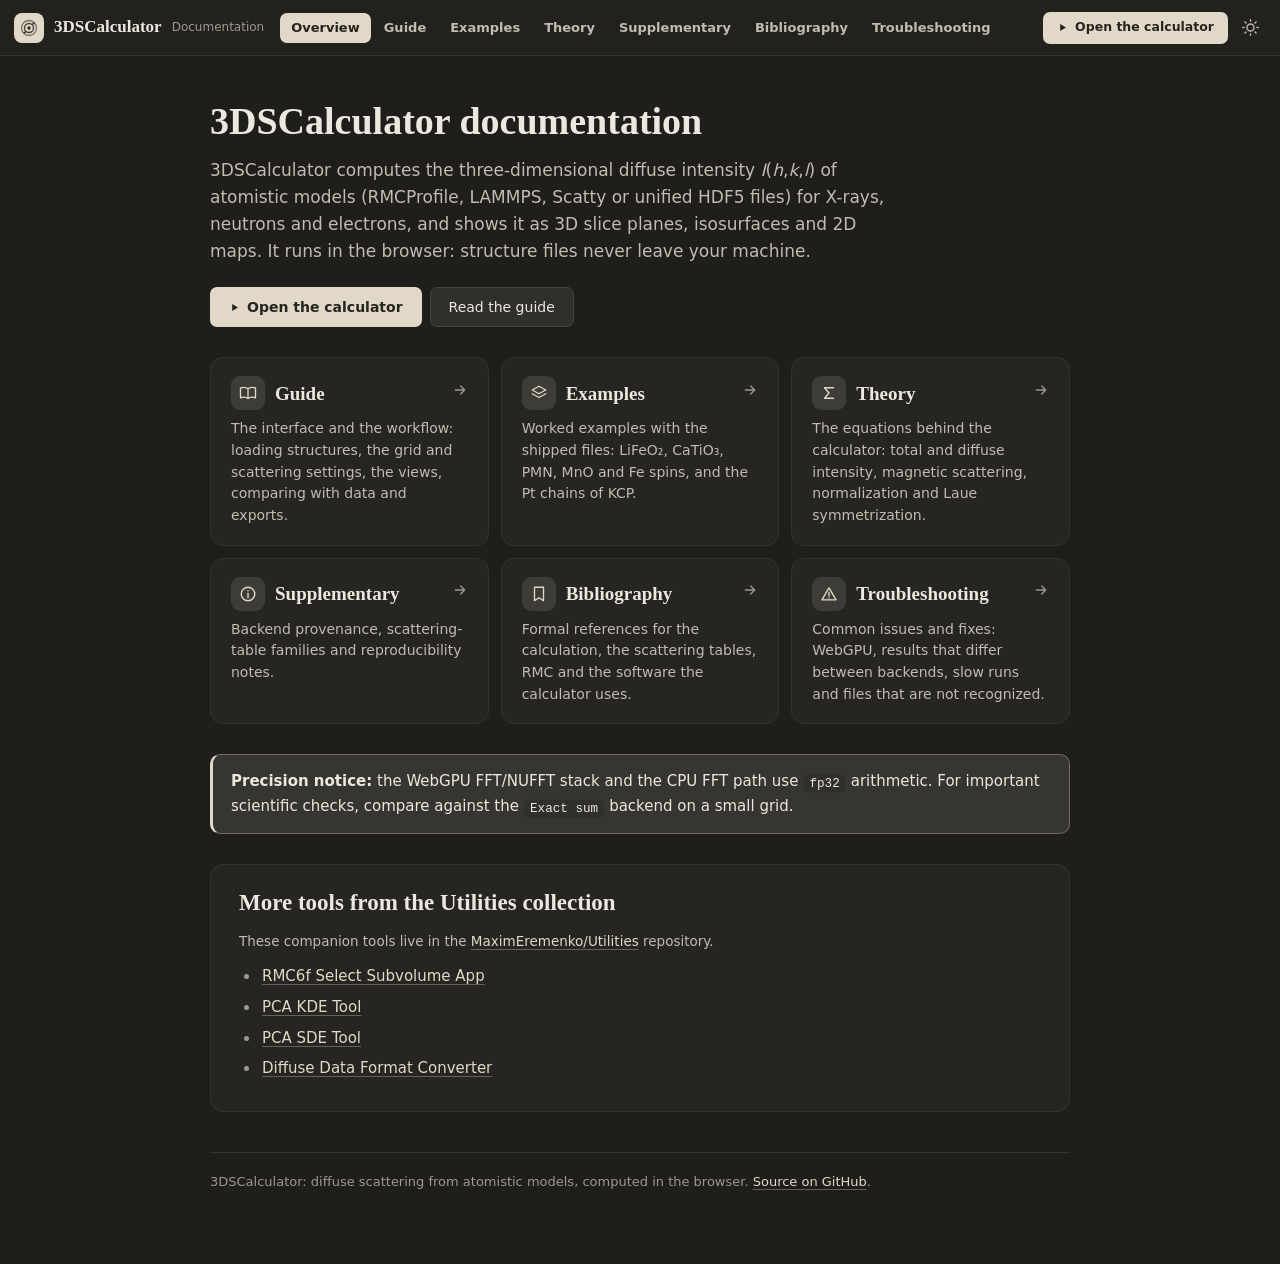
<file: docs/index.html>
<!DOCTYPE html>
<html lang="en">
<head>
<meta charset="UTF-8">
<meta name="viewport" content="width=device-width, initial-scale=1">
<title>3DSCalculator documentation</title>
<meta name="color-scheme" content="dark light">
<link rel="icon" href="data:image/svg+xml,%3Csvg xmlns='http://www.w3.org/2000/svg' viewBox='0 0 32 32'%3E%3Crect width='32' height='32' rx='8' fill='%23e2d8c8'/%3E%3Ccircle cx='16' cy='16' r='3' fill='%232a2825'/%3E%3Ccircle cx='16' cy='16' r='8' fill='none' stroke='%232a2825' stroke-width='2' opacity='.8'/%3E%3C/svg%3E">
<script>try{if(localStorage.getItem("ds-theme")==="light")document.documentElement.setAttribute("data-theme","light");}catch(_){}</script>
<link rel="stylesheet" href="docs.css">
</head>
<body>
<header class="topbar">
  <a class="brand" href="index.html" aria-label="3DSCalculator documentation">
    <span class="brand-logo" aria-hidden="true"><svg width="18" height="18" viewBox="0 0 24 24" fill="none" stroke="currentColor" stroke-width="1.8"><circle cx="12" cy="12" r="2.2" fill="currentColor" stroke="none"/><circle cx="12" cy="12" r="6" opacity=".85"/><circle cx="12" cy="12" r="10" opacity=".55"/><circle cx="18" cy="6" r="1.4" fill="currentColor" stroke="none"/><circle cx="6" cy="18" r="1.4" fill="currentColor" stroke="none"/></svg></span>
    <span class="brand-name">3DSCalculator</span>
    <span class="brand-sub">Documentation</span>
  </a>
  <nav class="docnav" aria-label="Documentation pages">
    <a href="index.html" aria-current="page">Overview</a>
    <a href="diffuse_scattering.html">Guide</a>
    <a href="diffuse_scattering_examples.html">Examples</a>
    <a href="diffuse_scattering_theory.html">Theory</a>
    <a href="diffuse_scattering_supplementary.html">Supplementary</a>
    <a href="diffuse_scattering_bibliography.html">Bibliography</a>
    <a href="diffuse_scattering_troubleshooting.html">Troubleshooting</a>
  </nav>
  <div class="top-actions">
    <a class="btn" href="../index.html"><svg width="11" height="11" viewBox="0 0 24 24" fill="currentColor" aria-hidden="true"><path d="M7 4.5v15l12.5-7.5z"/></svg><span>Open<span class="hide-sm"> the calculator</span></span></a>
    <button class="icon-btn" id="themeToggle" type="button" aria-label="Switch between the light and dark themes" title="Light or dark theme">
      <svg class="i-sun" aria-hidden="true" width="17" height="17" viewBox="0 0 24 24" fill="none" stroke="currentColor" stroke-width="2" stroke-linecap="round" stroke-linejoin="round"><circle cx="12" cy="12" r="5"/><line x1="12" y1="1" x2="12" y2="3"/><line x1="12" y1="21" x2="12" y2="23"/><line x1="4.22" y1="4.22" x2="5.64" y2="5.64"/><line x1="18.36" y1="18.36" x2="19.78" y2="19.78"/><line x1="1" y1="12" x2="3" y2="12"/><line x1="21" y1="12" x2="23" y2="12"/><line x1="4.22" y1="19.78" x2="5.64" y2="18.36"/><line x1="18.36" y1="5.64" x2="19.78" y2="4.22"/></svg>
      <svg class="i-moon" aria-hidden="true" width="17" height="17" viewBox="0 0 24 24" fill="none" stroke="currentColor" stroke-width="2" stroke-linecap="round" stroke-linejoin="round"><path d="M21 12.79A9 9 0 1111.21 3 7 7 0 0021 12.79z"/></svg>
    </button>
  </div>
</header>
<div class="page">
  <div class="doc">
    <header class="page-head">
      <h1>3DSCalculator documentation</h1>
      <p class="lead">3DSCalculator computes the three-dimensional diffuse intensity <em>I</em>(<em>h</em>,<em>k</em>,<em>l</em>) of atomistic models (RMCProfile, LAMMPS, Scatty or unified HDF5 files) for X-rays, neutrons and electrons, and shows it as 3D slice planes, isosurfaces and 2D maps. It runs in the browser: structure files never leave your machine.</p>
      <div class="hero-actions">
        <a class="btn lg" href="../index.html"><svg width="11" height="11" viewBox="0 0 24 24" fill="currentColor" aria-hidden="true"><path d="M7 4.5v15l12.5-7.5z"/></svg>Open the calculator</a>
        <a class="btn lg alt" href="diffuse_scattering.html">Read the guide</a>
      </div>
    </header>
    <main>
    <div class="card-grid">
      <a class="doc-card" href="diffuse_scattering.html">
        <span class="doc-card-head"><span class="doc-card-icon"><svg width="18" height="18" viewBox="0 0 24 24" fill="none" stroke="currentColor" stroke-width="1.8" stroke-linecap="round" stroke-linejoin="round" aria-hidden="true"><path d="M2 5.5c2.5-1.5 5.5-1.5 10 .5 4.5-2 7.5-2 10-.5v13c-2.5-1.5-5.5-1.5-10 .5-4.5-2-7.5-2-10-.5z"/><path d="M12 6v13.5"/></svg></span><span class="doc-card-title">Guide</span><span class="doc-card-arrow"><svg width="16" height="16" viewBox="0 0 24 24" fill="none" stroke="currentColor" stroke-width="2" stroke-linecap="round" stroke-linejoin="round" aria-hidden="true"><path d="M5 12h14M13 6l6 6-6 6"/></svg></span></span>
        <span class="doc-card-text">The interface and the workflow: loading structures, the grid and scattering settings, the views, comparing with data and exports.</span>
      </a>
      <a class="doc-card" href="diffuse_scattering_examples.html">
        <span class="doc-card-head"><span class="doc-card-icon"><svg width="18" height="18" viewBox="0 0 24 24" fill="none" stroke="currentColor" stroke-width="1.8" stroke-linecap="round" stroke-linejoin="round" aria-hidden="true"><path d="M12 3l9 5-9 5-9-5z"/><path d="M3 13l9 5 9-5"/></svg></span><span class="doc-card-title">Examples</span><span class="doc-card-arrow"><svg width="16" height="16" viewBox="0 0 24 24" fill="none" stroke="currentColor" stroke-width="2" stroke-linecap="round" stroke-linejoin="round" aria-hidden="true"><path d="M5 12h14M13 6l6 6-6 6"/></svg></span></span>
        <span class="doc-card-text">Worked examples with the shipped files: LiFeO&#8322;, CaTiO&#8323;, PMN, MnO and Fe spins, and the Pt chains of KCP.</span>
      </a>
      <a class="doc-card" href="diffuse_scattering_theory.html">
        <span class="doc-card-head"><span class="doc-card-icon"><svg width="18" height="18" viewBox="0 0 24 24" fill="none" stroke="currentColor" stroke-width="1.8" stroke-linecap="round" stroke-linejoin="round" aria-hidden="true"><path d="M18 5H6l6 7-6 7h12"/></svg></span><span class="doc-card-title">Theory</span><span class="doc-card-arrow"><svg width="16" height="16" viewBox="0 0 24 24" fill="none" stroke="currentColor" stroke-width="2" stroke-linecap="round" stroke-linejoin="round" aria-hidden="true"><path d="M5 12h14M13 6l6 6-6 6"/></svg></span></span>
        <span class="doc-card-text">The equations behind the calculator: total and diffuse intensity, magnetic scattering, normalization and Laue symmetrization.</span>
      </a>
      <a class="doc-card" href="diffuse_scattering_supplementary.html">
        <span class="doc-card-head"><span class="doc-card-icon"><svg width="18" height="18" viewBox="0 0 24 24" fill="none" stroke="currentColor" stroke-width="1.8" stroke-linecap="round" stroke-linejoin="round" aria-hidden="true"><circle cx="12" cy="12" r="9"/><path d="M12 11v6M12 7.6v.4"/></svg></span><span class="doc-card-title">Supplementary</span><span class="doc-card-arrow"><svg width="16" height="16" viewBox="0 0 24 24" fill="none" stroke="currentColor" stroke-width="2" stroke-linecap="round" stroke-linejoin="round" aria-hidden="true"><path d="M5 12h14M13 6l6 6-6 6"/></svg></span></span>
        <span class="doc-card-text">Backend provenance, scattering-table families and reproducibility notes.</span>
      </a>
      <a class="doc-card" href="diffuse_scattering_bibliography.html">
        <span class="doc-card-head"><span class="doc-card-icon"><svg width="18" height="18" viewBox="0 0 24 24" fill="none" stroke="currentColor" stroke-width="1.8" stroke-linecap="round" stroke-linejoin="round" aria-hidden="true"><path d="M6 3h12v18l-6-4-6 4z"/></svg></span><span class="doc-card-title">Bibliography</span><span class="doc-card-arrow"><svg width="16" height="16" viewBox="0 0 24 24" fill="none" stroke="currentColor" stroke-width="2" stroke-linecap="round" stroke-linejoin="round" aria-hidden="true"><path d="M5 12h14M13 6l6 6-6 6"/></svg></span></span>
        <span class="doc-card-text">Formal references for the calculation, the scattering tables, RMC and the software the calculator uses.</span>
      </a>
      <a class="doc-card" href="diffuse_scattering_troubleshooting.html">
        <span class="doc-card-head"><span class="doc-card-icon"><svg width="18" height="18" viewBox="0 0 24 24" fill="none" stroke="currentColor" stroke-width="1.8" stroke-linecap="round" stroke-linejoin="round" aria-hidden="true"><path d="M12 3.8 2.6 19.8h18.8z"/><path d="M12 10v4.6M12 17.2v.2"/></svg></span><span class="doc-card-title">Troubleshooting</span><span class="doc-card-arrow"><svg width="16" height="16" viewBox="0 0 24 24" fill="none" stroke="currentColor" stroke-width="2" stroke-linecap="round" stroke-linejoin="round" aria-hidden="true"><path d="M5 12h14M13 6l6 6-6 6"/></svg></span></span>
        <span class="doc-card-text">Common issues and fixes: WebGPU, results that differ between backends, slow runs and files that are not recognized.</span>
      </a>
    </div>
    <div class="callout"><strong>Precision notice:</strong> the WebGPU FFT/NUFFT stack and the CPU FFT path use <code>fp32</code> arithmetic. For important scientific checks, compare against the <code>Exact sum</code> backend on a small grid.</div>
<section>
  <h2>More tools from the Utilities collection</h2>
  <p class="small">These companion tools live in the <a href="https://github.com/MaximEremenko/Utilities">MaximEremenko/Utilities</a> repository.</p>
  <ul>
    <li><a href="https://maximeremenko.github.io/Utilities/RMCProfileUtilities/Select_Subvolume/RMC6f_Select_Subvolume_App.html">RMC6f Select Subvolume App</a></li>
    <li><a href="https://maximeremenko.github.io/Utilities/RMCProfileUtilities/PCA_KDE/PCA_KDE_rmcdisplacements.html">PCA KDE Tool</a></li>
    <li><a href="https://maximeremenko.github.io/Utilities/RMCProfileUtilities/PCA_SDE/PCA_SDE_rmcdisplacements.html">PCA SDE Tool</a></li>
    <li><a href="https://maximeremenko.github.io/Utilities/RMCProfileUtilities/Format_Converter/Format_Converter.html">Diffuse Data Format Converter</a></li>
  </ul>
</section>
    </main>
    <footer class="page-foot">
      <p>3DSCalculator: diffuse scattering from atomistic models, computed in the browser. <a href="https://github.com/MaximEremenko/3DSCalculator">Source on GitHub</a>.</p>
    </footer>
  </div>
</div>
<script src="docs.js"></script>
</body>
</html>
</file>
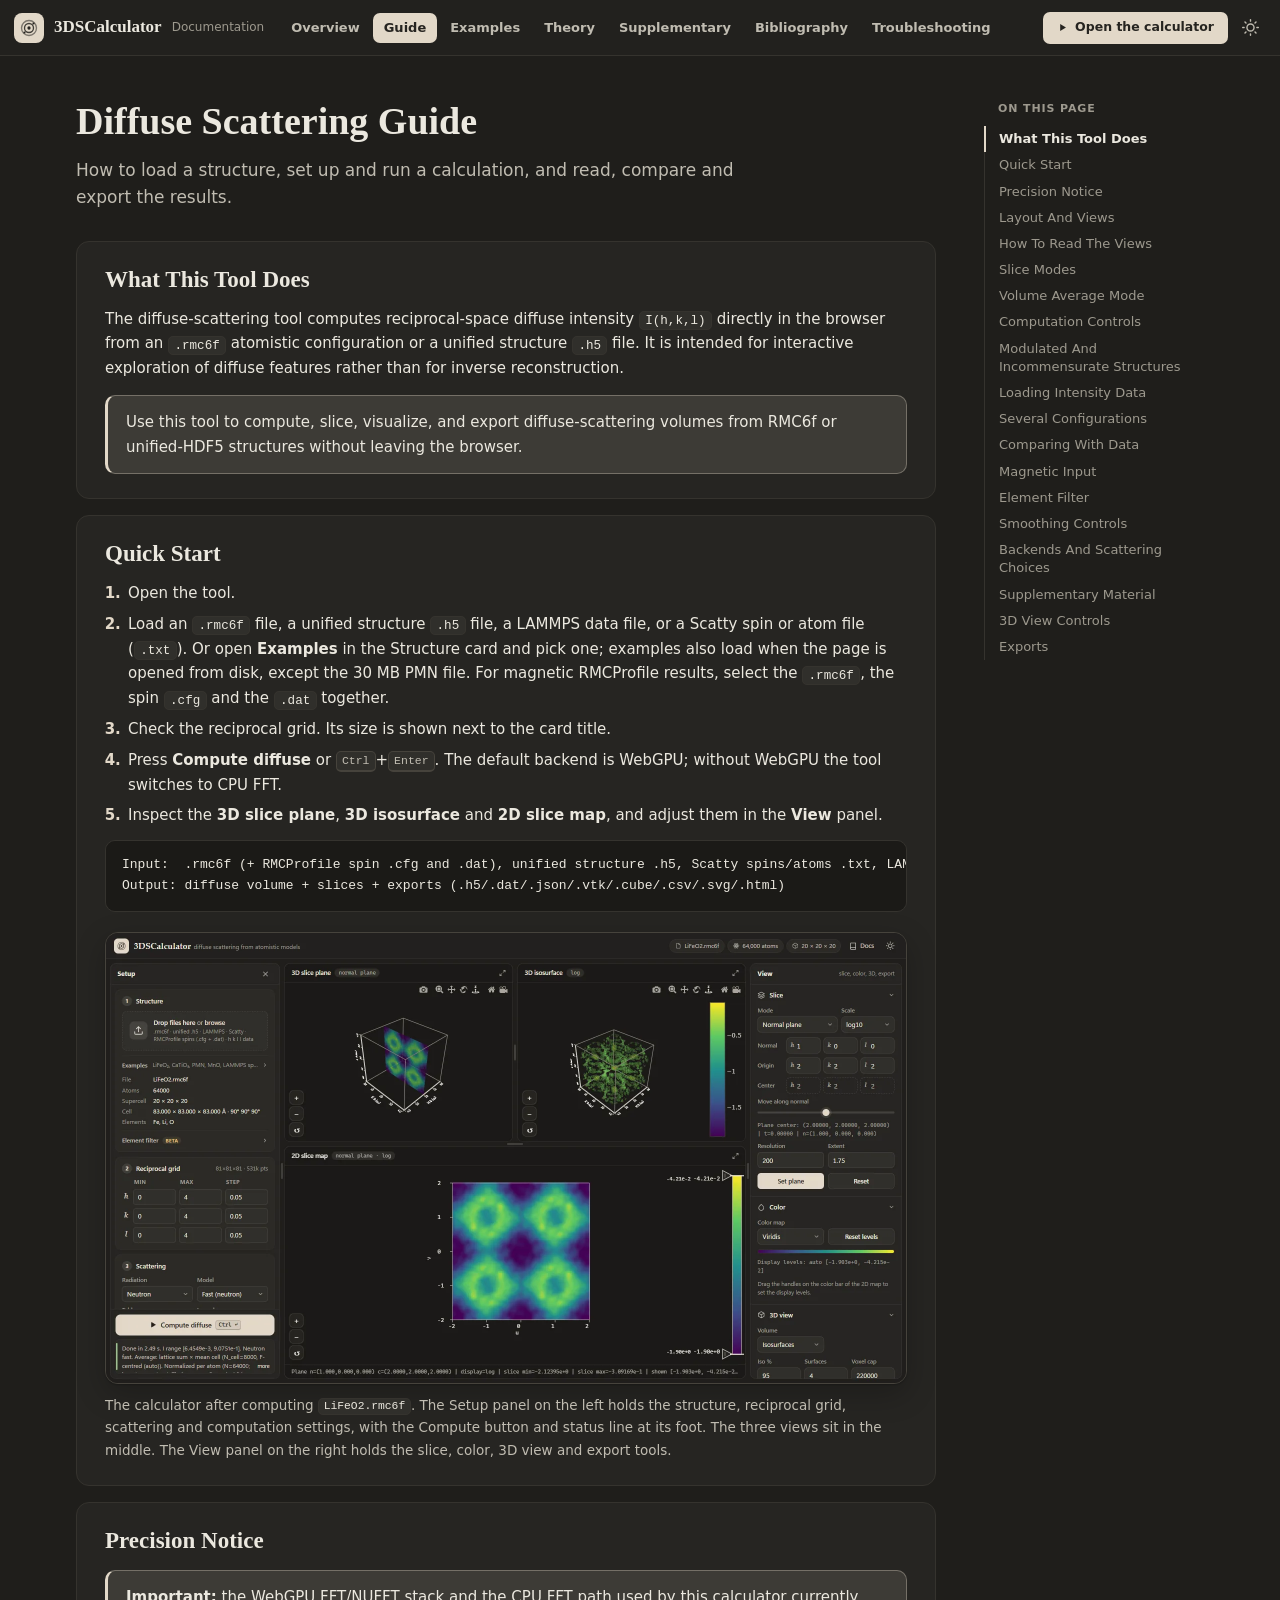
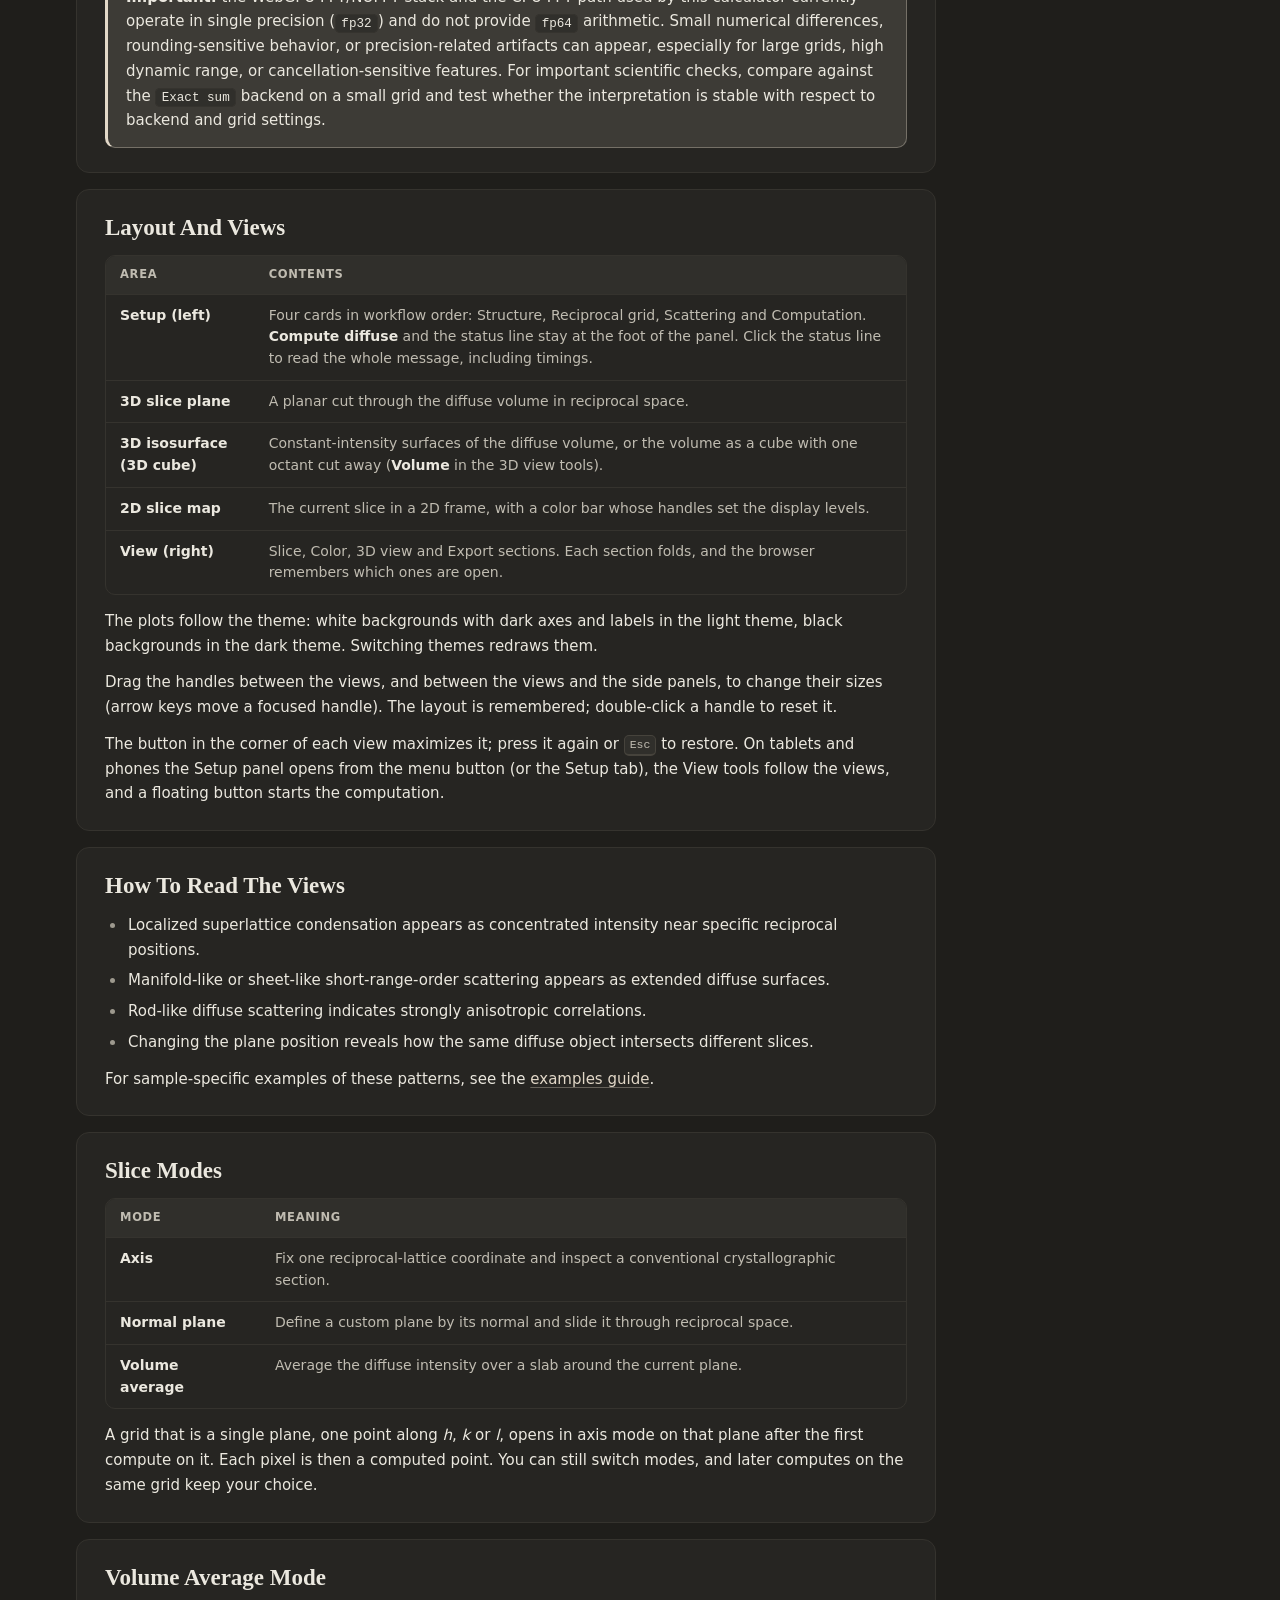
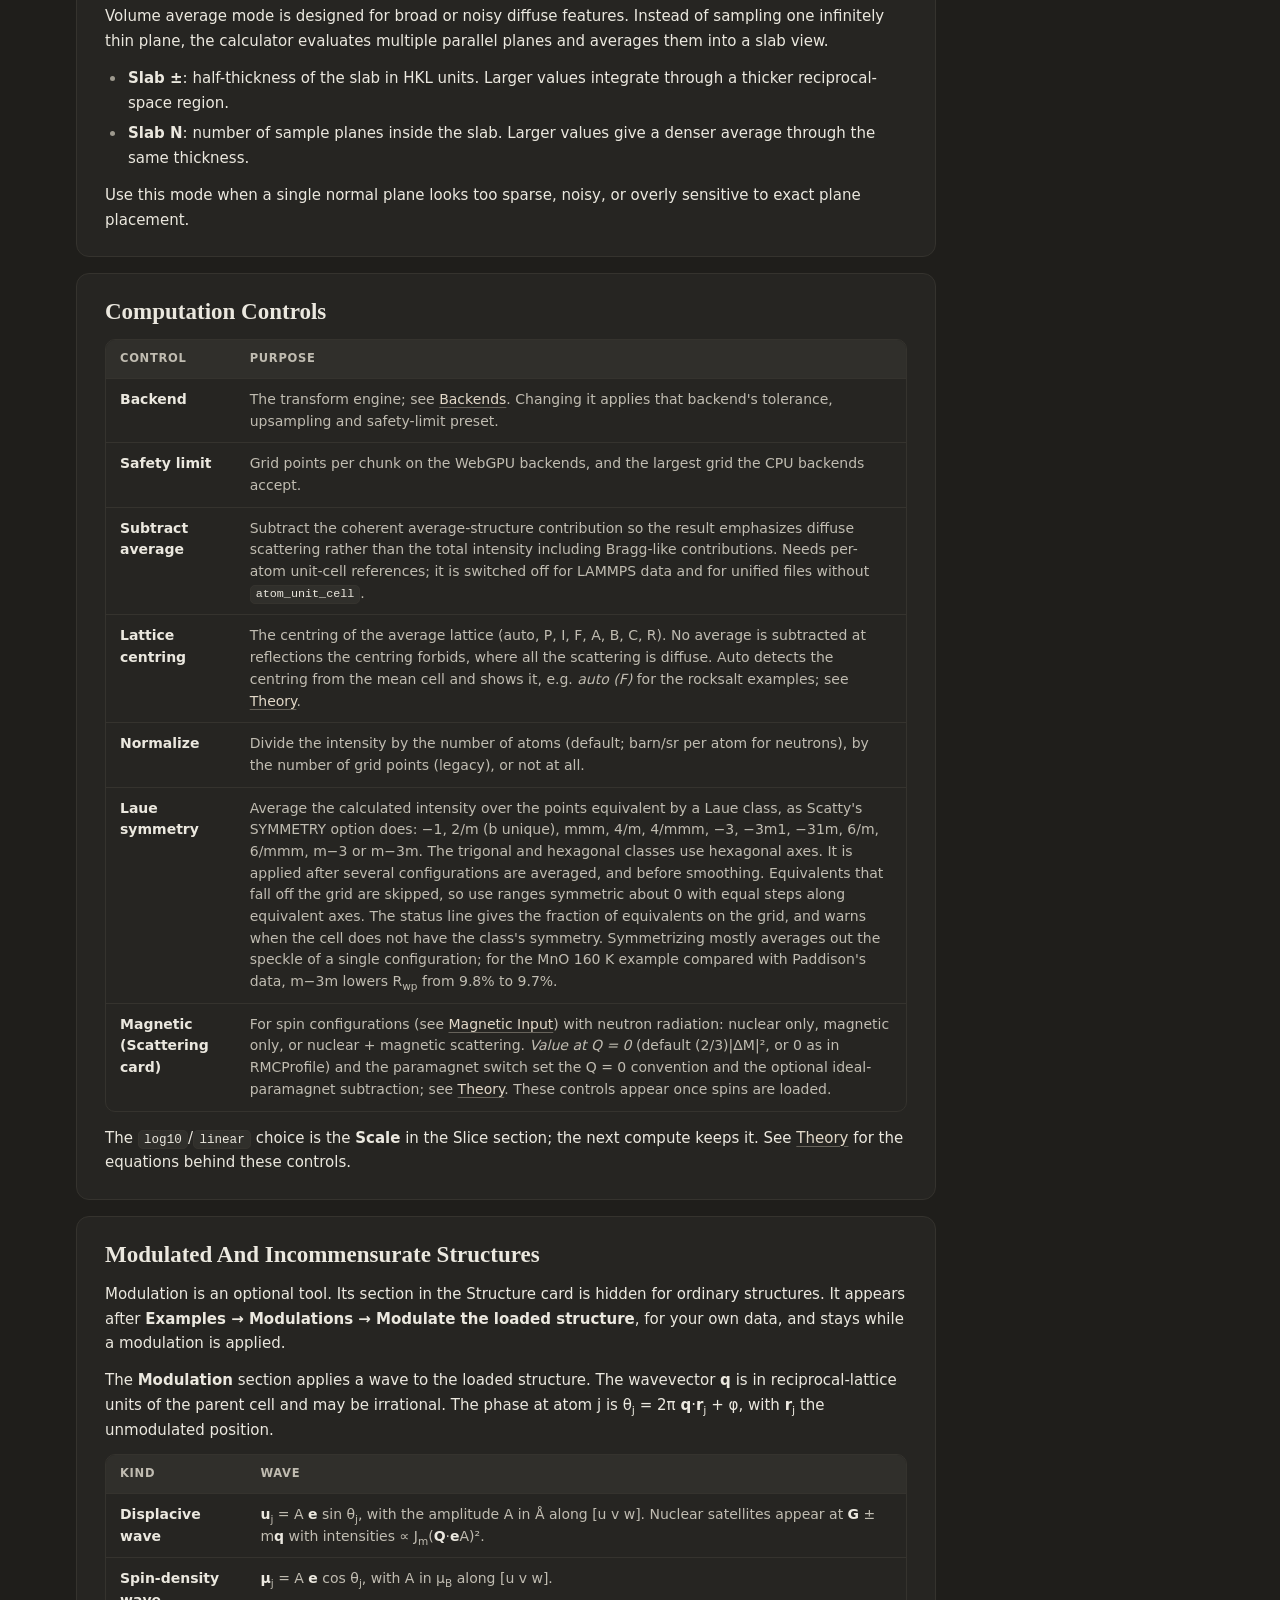
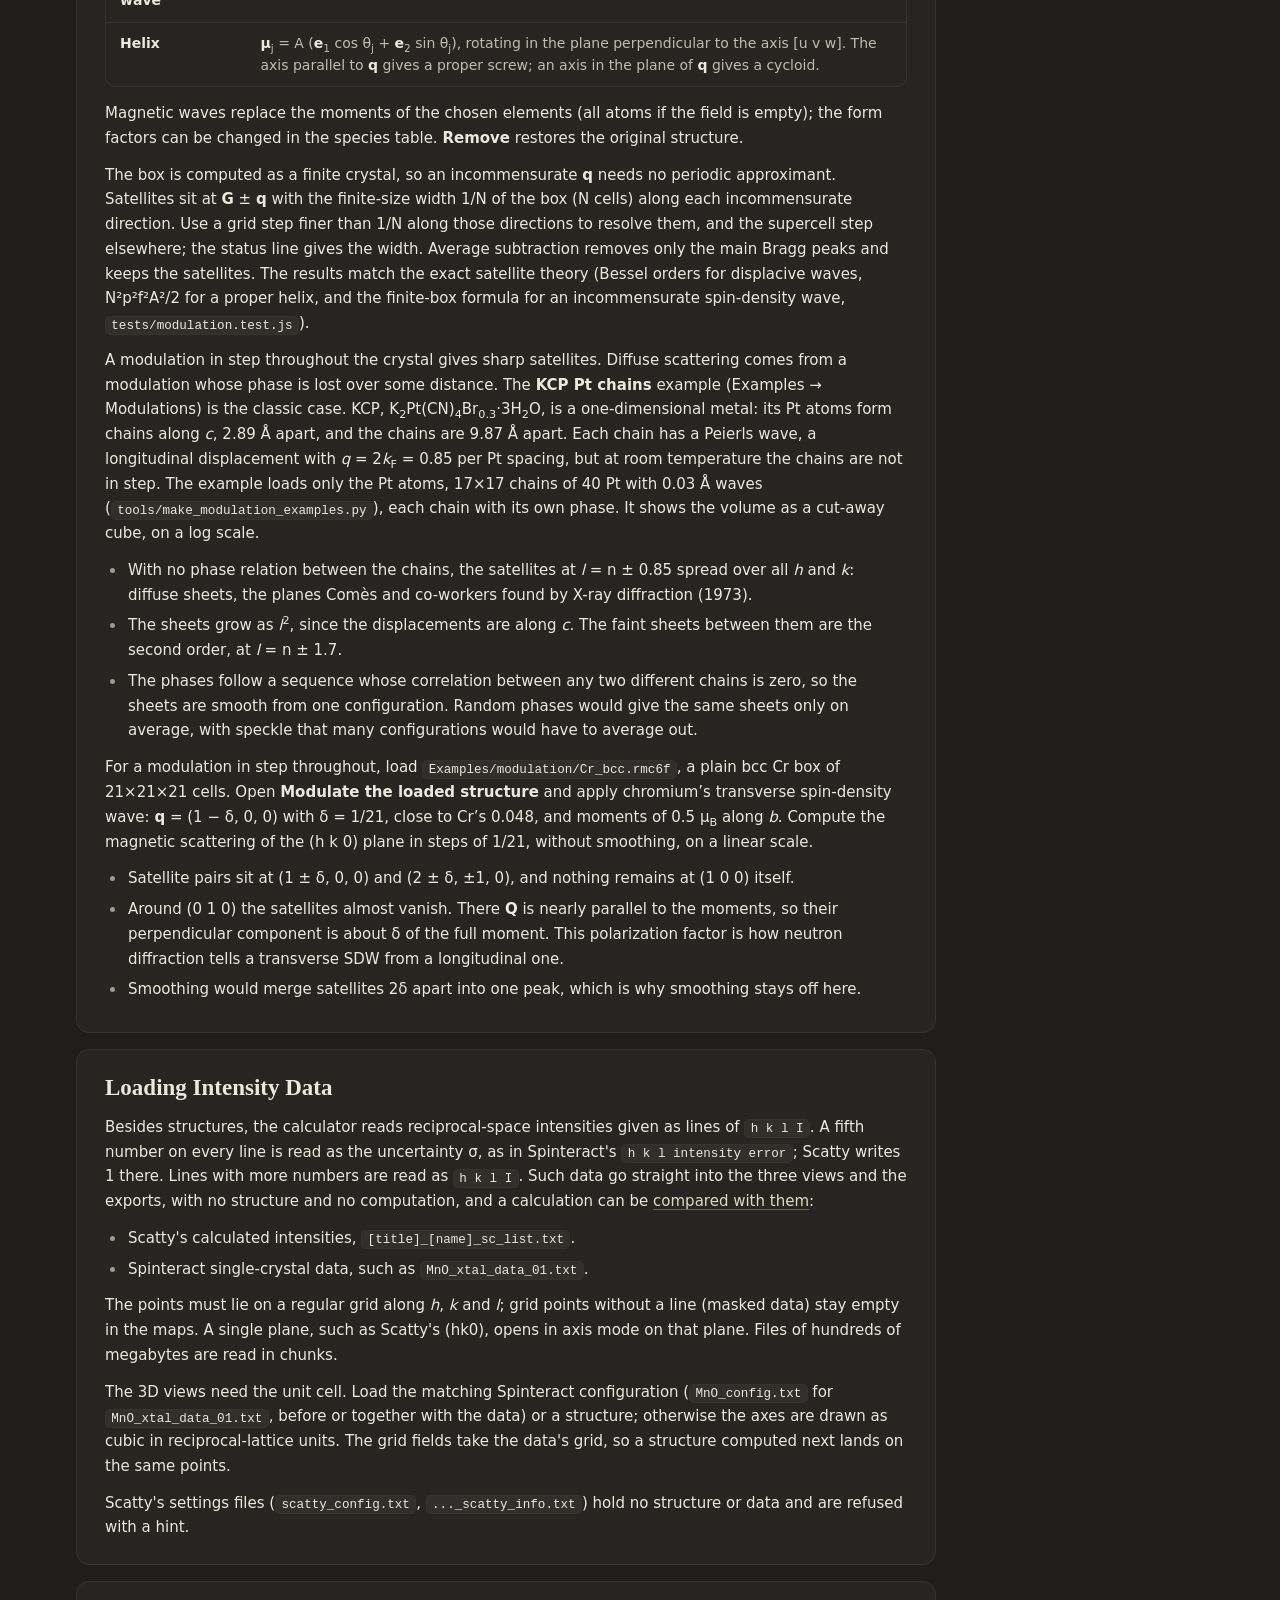
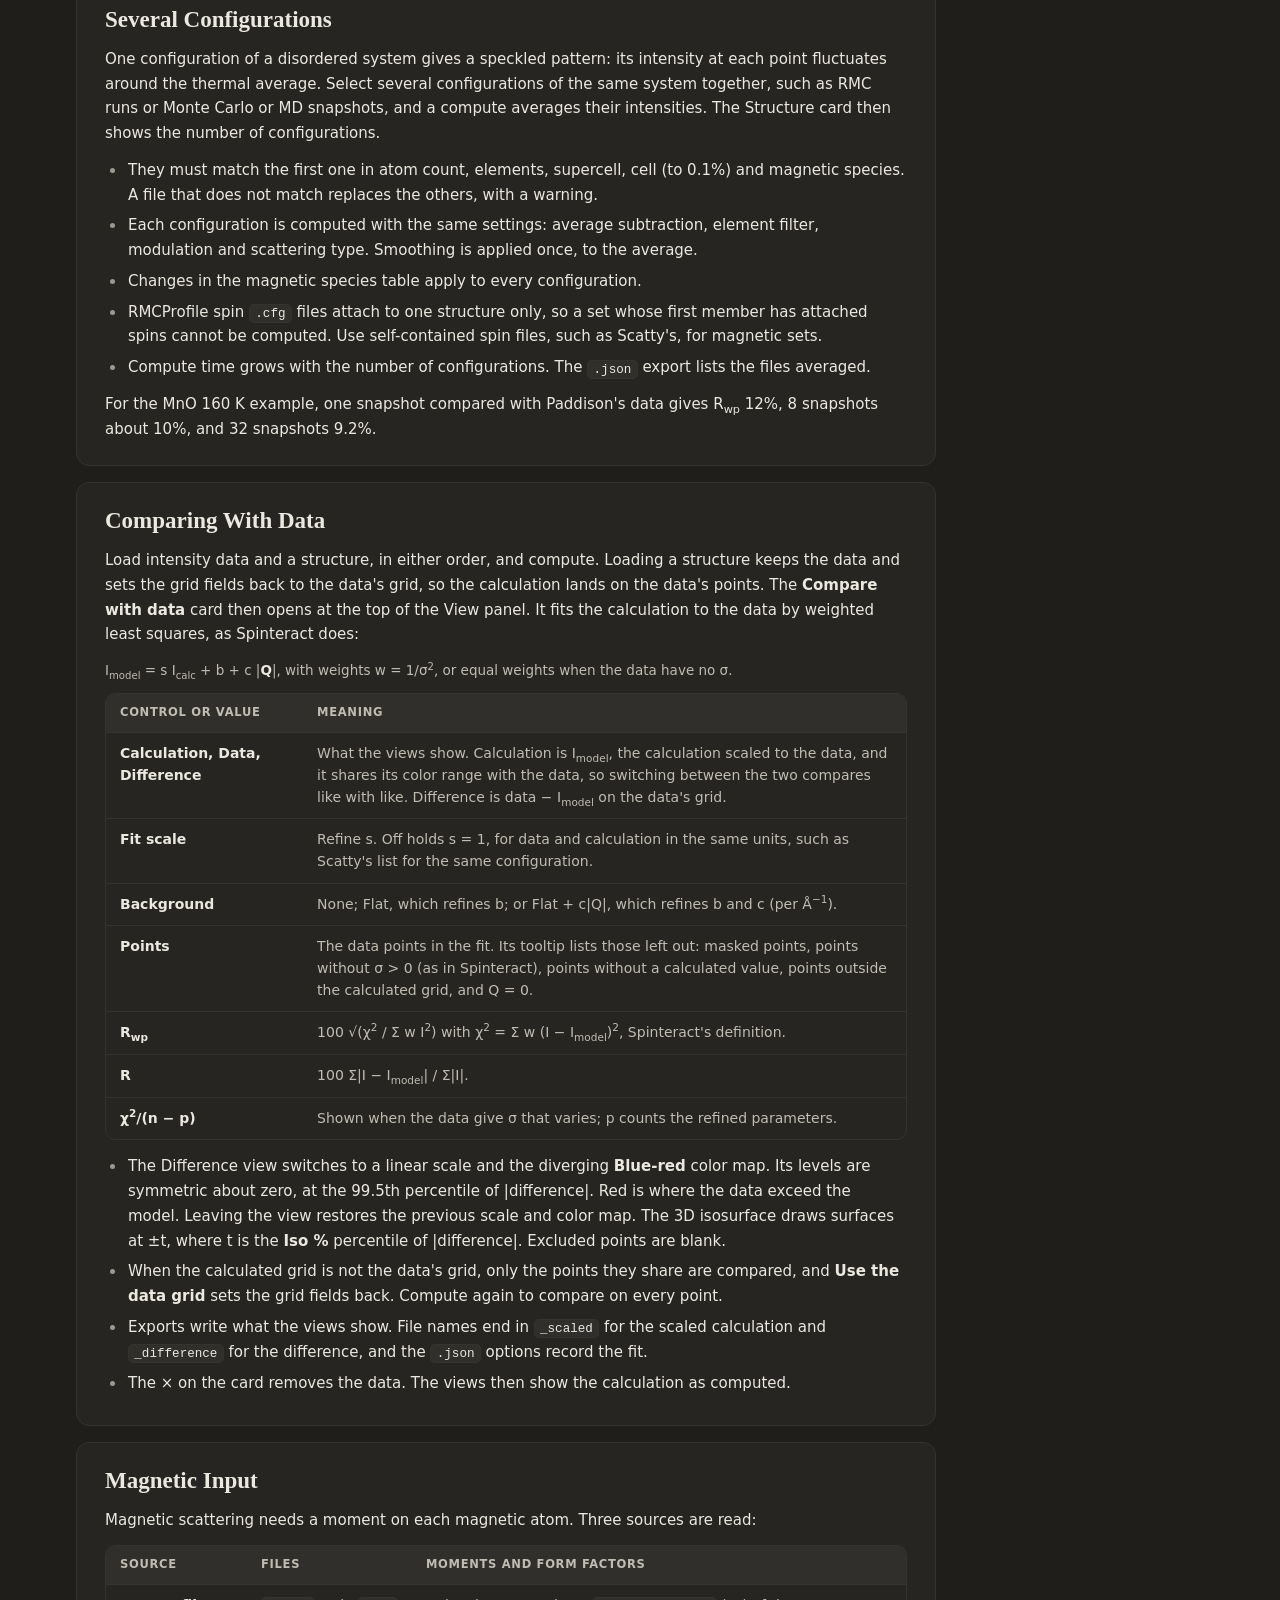
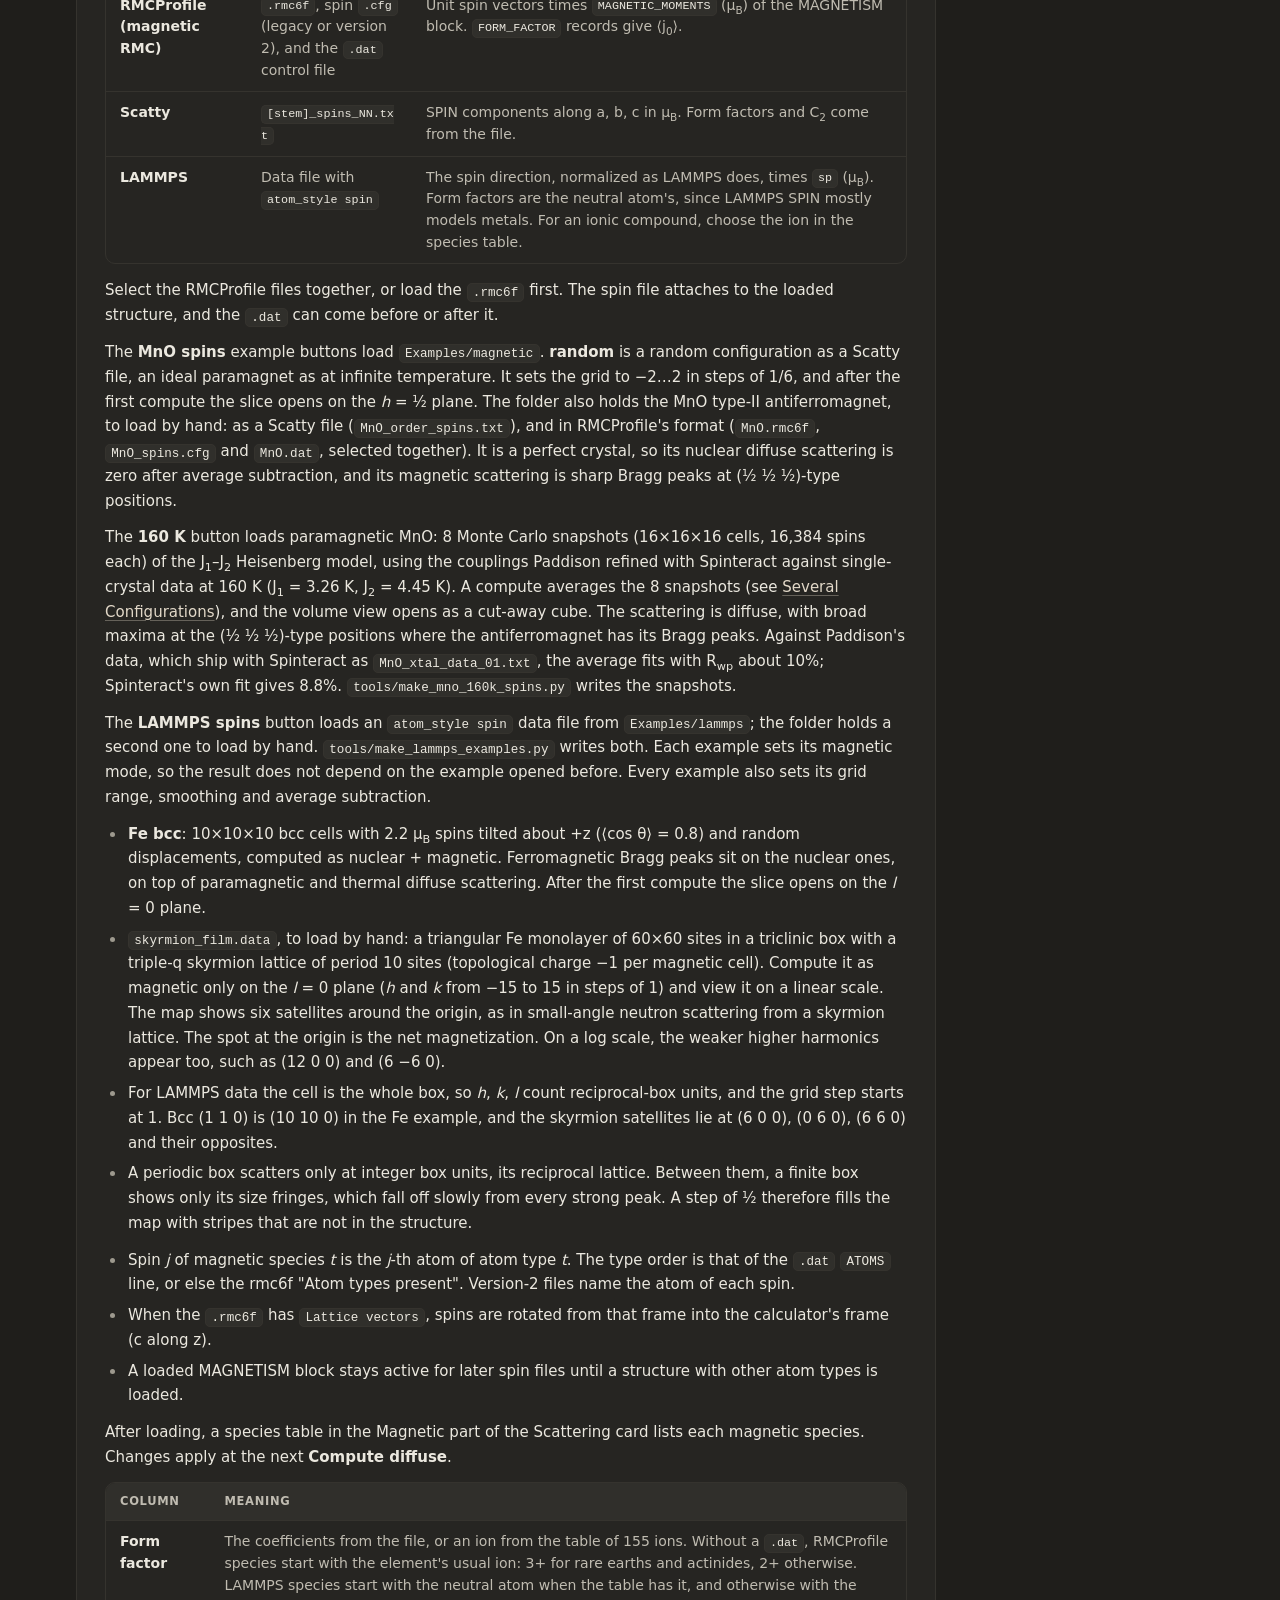
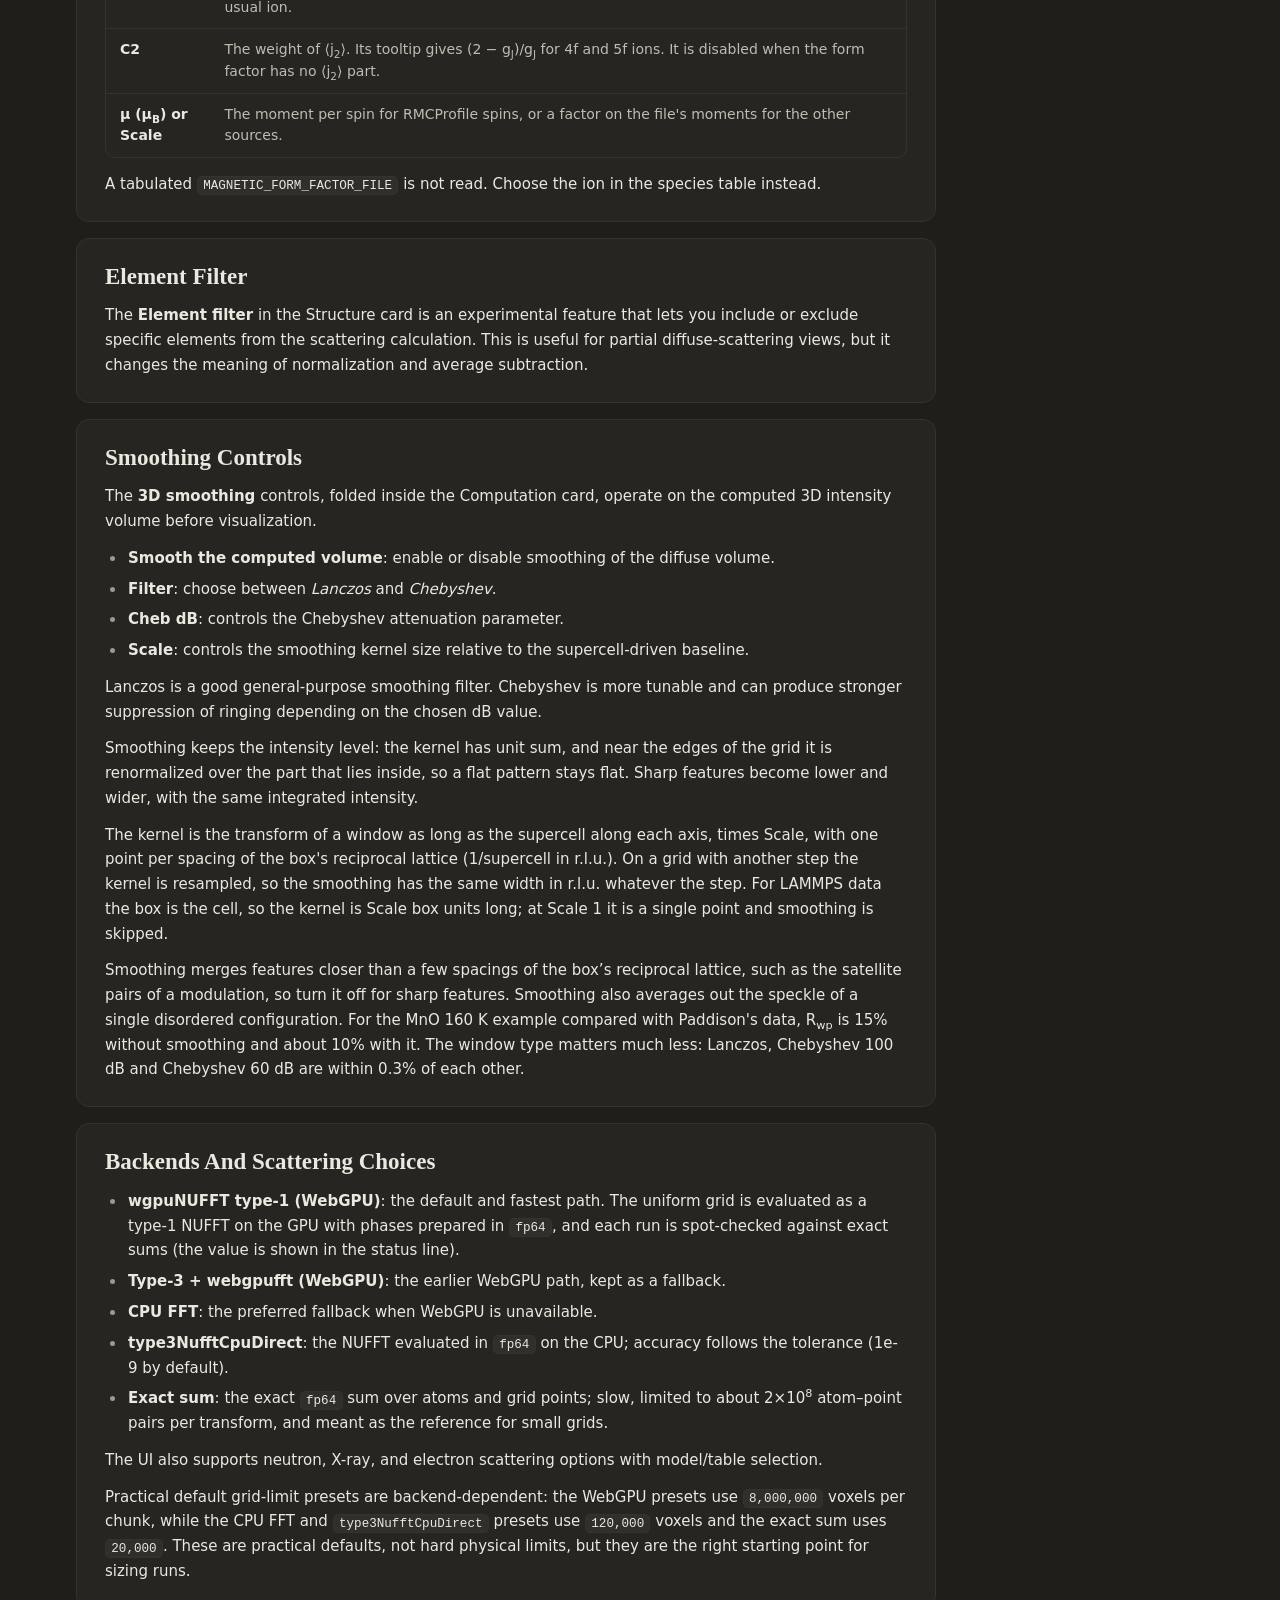
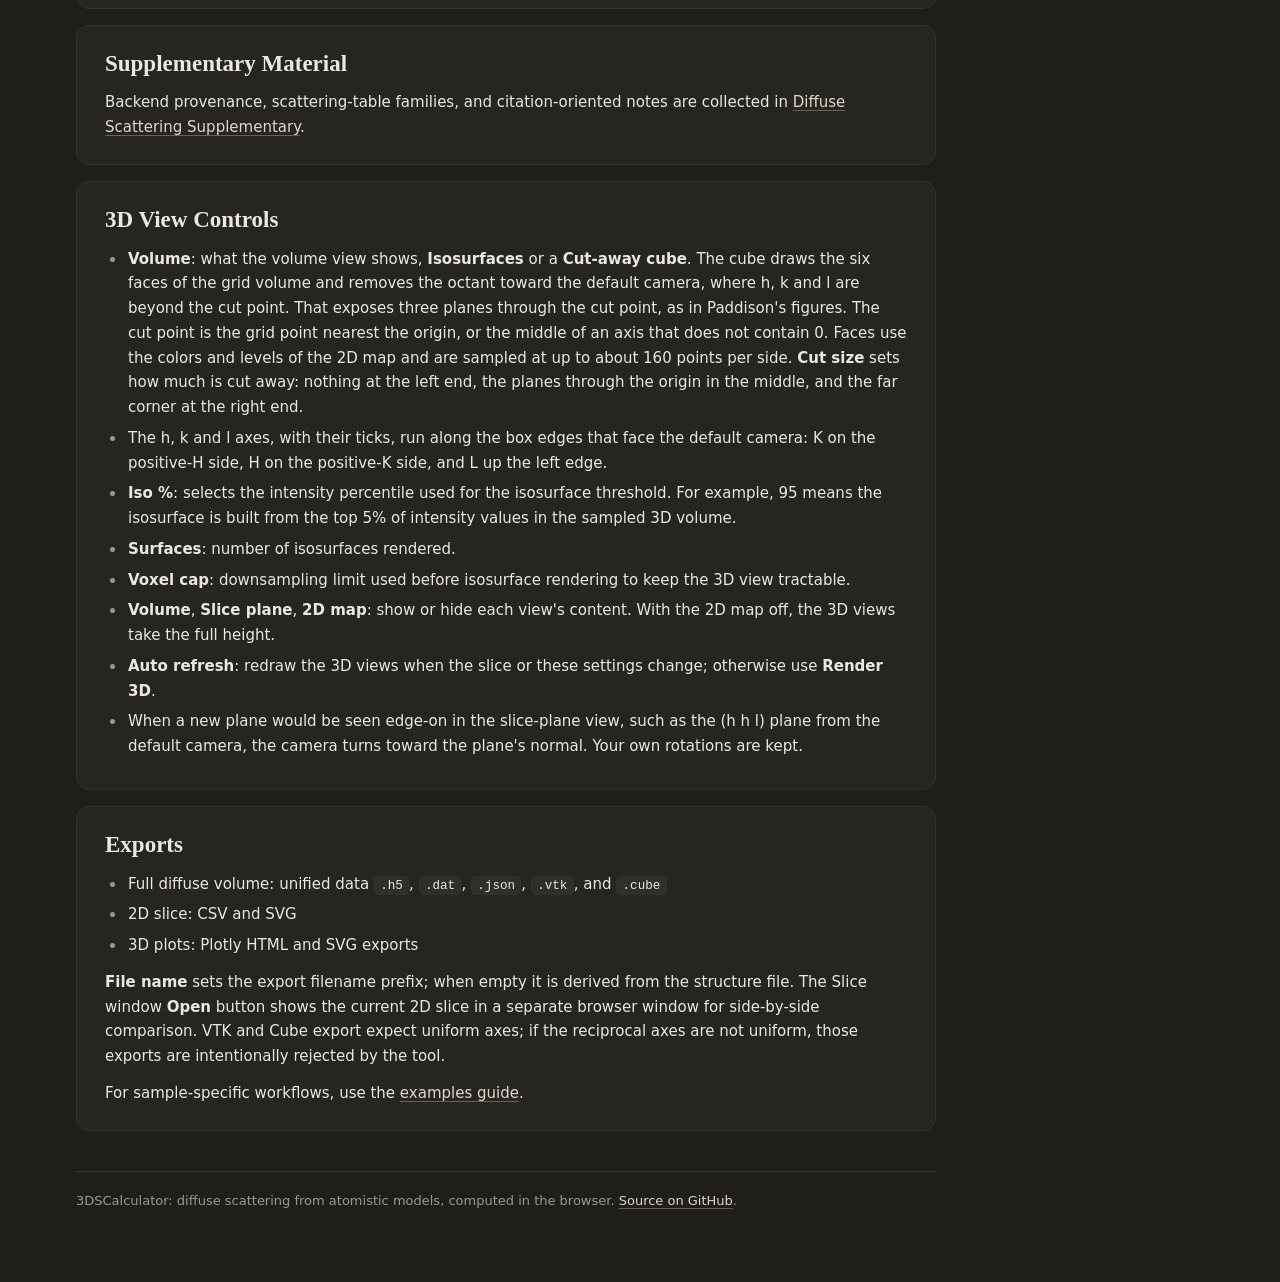
<file: docs/diffuse_scattering.html>
<!DOCTYPE html>
<html lang="en">
<head>
<meta charset="UTF-8">
<meta name="viewport" content="width=device-width, initial-scale=1">
<title>Diffuse Scattering Guide · 3DSCalculator</title>
<meta name="color-scheme" content="dark light">
<link rel="icon" href="data:image/svg+xml,%3Csvg xmlns='http://www.w3.org/2000/svg' viewBox='0 0 32 32'%3E%3Crect width='32' height='32' rx='8' fill='%23e2d8c8'/%3E%3Ccircle cx='16' cy='16' r='3' fill='%232a2825'/%3E%3Ccircle cx='16' cy='16' r='8' fill='none' stroke='%232a2825' stroke-width='2' opacity='.8'/%3E%3C/svg%3E">
<script>try{if(localStorage.getItem("ds-theme")==="light")document.documentElement.setAttribute("data-theme","light");}catch(_){}</script>
<link rel="stylesheet" href="docs.css">
</head>
<body>
<header class="topbar">
  <a class="brand" href="index.html" aria-label="3DSCalculator documentation">
    <span class="brand-logo" aria-hidden="true"><svg width="18" height="18" viewBox="0 0 24 24" fill="none" stroke="currentColor" stroke-width="1.8"><circle cx="12" cy="12" r="2.2" fill="currentColor" stroke="none"/><circle cx="12" cy="12" r="6" opacity=".85"/><circle cx="12" cy="12" r="10" opacity=".55"/><circle cx="18" cy="6" r="1.4" fill="currentColor" stroke="none"/><circle cx="6" cy="18" r="1.4" fill="currentColor" stroke="none"/></svg></span>
    <span class="brand-name">3DSCalculator</span>
    <span class="brand-sub">Documentation</span>
  </a>
  <nav class="docnav" aria-label="Documentation pages">
    <a href="index.html">Overview</a>
    <a href="diffuse_scattering.html" aria-current="page">Guide</a>
    <a href="diffuse_scattering_examples.html">Examples</a>
    <a href="diffuse_scattering_theory.html">Theory</a>
    <a href="diffuse_scattering_supplementary.html">Supplementary</a>
    <a href="diffuse_scattering_bibliography.html">Bibliography</a>
    <a href="diffuse_scattering_troubleshooting.html">Troubleshooting</a>
  </nav>
  <div class="top-actions">
    <a class="btn" href="../index.html"><svg width="11" height="11" viewBox="0 0 24 24" fill="currentColor" aria-hidden="true"><path d="M7 4.5v15l12.5-7.5z"/></svg><span>Open<span class="hide-sm"> the calculator</span></span></a>
    <button class="icon-btn" id="themeToggle" type="button" aria-label="Switch between the light and dark themes" title="Light or dark theme">
      <svg class="i-sun" aria-hidden="true" width="17" height="17" viewBox="0 0 24 24" fill="none" stroke="currentColor" stroke-width="2" stroke-linecap="round" stroke-linejoin="round"><circle cx="12" cy="12" r="5"/><line x1="12" y1="1" x2="12" y2="3"/><line x1="12" y1="21" x2="12" y2="23"/><line x1="4.22" y1="4.22" x2="5.64" y2="5.64"/><line x1="18.36" y1="18.36" x2="19.78" y2="19.78"/><line x1="1" y1="12" x2="3" y2="12"/><line x1="21" y1="12" x2="23" y2="12"/><line x1="4.22" y1="19.78" x2="5.64" y2="18.36"/><line x1="18.36" y1="5.64" x2="19.78" y2="4.22"/></svg>
      <svg class="i-moon" aria-hidden="true" width="17" height="17" viewBox="0 0 24 24" fill="none" stroke="currentColor" stroke-width="2" stroke-linecap="round" stroke-linejoin="round"><path d="M21 12.79A9 9 0 1111.21 3 7 7 0 0021 12.79z"/></svg>
    </button>
  </div>
</header>
<div class="page">
  <div class="doc">
    <header class="page-head">
      <h1>Diffuse Scattering Guide</h1>
      <p class="lead">How to load a structure, set up and run a calculation, and read, compare and export the results.</p>
    </header>
    <main>

    <section>
      <h2>What This Tool Does</h2>
      <p>The diffuse-scattering tool computes reciprocal-space diffuse intensity <code>I(h,k,l)</code> directly in the browser from an <code>.rmc6f</code> atomistic configuration or a unified structure <code>.h5</code> file. It is intended for interactive exploration of diffuse features rather than for inverse reconstruction.</p>
      <div class="callout">Use this tool to compute, slice, visualize, and export diffuse-scattering volumes from RMC6f or unified-HDF5 structures without leaving the browser.</div>
    </section>
    <section>
      <h2>Quick Start</h2>
      <ol>
        <li>Open the tool.</li>
        <li>Load an <code>.rmc6f</code> file, a unified structure <code>.h5</code> file, a LAMMPS data file, or a Scatty spin or atom file (<code>.txt</code>). Or open <strong>Examples</strong> in the Structure card and pick one; examples also load when the page is opened from disk, except the 30 MB PMN file. For magnetic RMCProfile results, select the <code>.rmc6f</code>, the spin <code>.cfg</code> and the <code>.dat</code> together.</li>
        <li>Check the reciprocal grid. Its size is shown next to the card title.</li>
        <li>Press <strong>Compute diffuse</strong> or <kbd>Ctrl</kbd>+<kbd>Enter</kbd>. The default backend is WebGPU; without WebGPU the tool switches to CPU FFT.</li>
        <li>Inspect the <strong>3D slice plane</strong>, <strong>3D isosurface</strong> and <strong>2D slice map</strong>, and adjust them in the <strong>View</strong> panel.</li>
      </ol>
      <pre><code>Input:  .rmc6f (+ RMCProfile spin .cfg and .dat), unified structure .h5, Scatty spins/atoms .txt, LAMMPS data
Output: diffuse volume + slices + exports (.h5/.dat/.json/.vtk/.cube/.csv/.svg/.html)</code></pre>
      <figure>
        <img src="assets/diffuse_scattering_ui.webp" alt="Diffuse scattering calculator after loading LiFeO2 and computing diffuse intensity">
        <figcaption class="small">The calculator after computing <code>LiFeO2.rmc6f</code>. The Setup panel on the left holds the structure, reciprocal grid, scattering and computation settings, with the Compute button and status line at its foot. The three views sit in the middle. The View panel on the right holds the slice, color, 3D view and export tools.</figcaption>
      </figure>
    </section>
<section>
  <h2>Precision Notice</h2>
  <div class="callout"><strong>Important:</strong> the WebGPU FFT/NUFFT stack and the CPU FFT path used by this calculator currently operate in single precision (<code>fp32</code>) and do not provide <code>fp64</code> arithmetic. Small numerical differences, rounding-sensitive behavior, or precision-related artifacts can appear, especially for large grids, high dynamic range, or cancellation-sensitive features. For important scientific checks, compare against the <code>Exact sum</code> backend on a small grid and test whether the interpretation is stable with respect to backend and grid settings.</div>
</section>
    <section>
      <h2>Layout And Views</h2>
      <table>
        <tr><th>Area</th><th>Contents</th></tr>
        <tr><td>Setup (left)</td><td>Four cards in workflow order: Structure, Reciprocal grid, Scattering and Computation. <strong>Compute diffuse</strong> and the status line stay at the foot of the panel. Click the status line to read the whole message, including timings.</td></tr>
        <tr><td>3D slice plane</td><td>A planar cut through the diffuse volume in reciprocal space.</td></tr>
        <tr><td>3D isosurface (3D cube)</td><td>Constant-intensity surfaces of the diffuse volume, or the volume as a cube with one octant cut away (<strong>Volume</strong> in the 3D view tools).</td></tr>
        <tr><td>2D slice map</td><td>The current slice in a 2D frame, with a color bar whose handles set the display levels.</td></tr>
        <tr><td>View (right)</td><td>Slice, Color, 3D view and Export sections. Each section folds, and the browser remembers which ones are open.</td></tr>
      </table>
      <p>The plots follow the theme: white backgrounds with dark axes and labels in the light theme, black backgrounds in the dark theme. Switching themes redraws them.</p>
      <p>Drag the handles between the views, and between the views and the side panels, to change their sizes (arrow keys move a focused handle). The layout is remembered; double-click a handle to reset it.</p>
      <p>The button in the corner of each view maximizes it; press it again or <kbd>Esc</kbd> to restore. On tablets and phones the Setup panel opens from the menu button (or the Setup tab), the View tools follow the views, and a floating button starts the computation.</p>
    </section>
<section>
  <h2>How To Read The Views</h2>
  <ul>
    <li>Localized superlattice condensation appears as concentrated intensity near specific reciprocal positions.</li>
    <li>Manifold-like or sheet-like short-range-order scattering appears as extended diffuse surfaces.</li>
    <li>Rod-like diffuse scattering indicates strongly anisotropic correlations.</li>
    <li>Changing the plane position reveals how the same diffuse object intersects different slices.</li>
  </ul>
  <p>For sample-specific examples of these patterns, see the <a href="diffuse_scattering_examples.html">examples guide</a>.</p>
</section>
    <section>
      <h2>Slice Modes</h2>
      <table>
        <tr><th>Mode</th><th>Meaning</th></tr>
        <tr><td>Axis</td><td>Fix one reciprocal-lattice coordinate and inspect a conventional crystallographic section.</td></tr>
        <tr><td>Normal plane</td><td>Define a custom plane by its normal and slide it through reciprocal space.</td></tr>
        <tr><td>Volume average</td><td>Average the diffuse intensity over a slab around the current plane.</td></tr>
      </table>
      <p>A grid that is a single plane, one point along <em>h</em>, <em>k</em> or <em>l</em>, opens in axis mode on that plane after the first compute on it. Each pixel is then a computed point. You can still switch modes, and later computes on the same grid keep your choice.</p>
    </section>

<section>
  <h2>Volume Average Mode</h2>
  <p>Volume average mode is designed for broad or noisy diffuse features. Instead of sampling one infinitely thin plane, the calculator evaluates multiple parallel planes and averages them into a slab view.</p>
  <ul>
    <li><strong>Slab &plusmn;</strong>: half-thickness of the slab in HKL units. Larger values integrate through a thicker reciprocal-space region.</li>
    <li><strong>Slab N</strong>: number of sample planes inside the slab. Larger values give a denser average through the same thickness.</li>
  </ul>
  <p>Use this mode when a single normal plane looks too sparse, noisy, or overly sensitive to exact plane placement.</p>
</section>
<section>
  <h2>Computation Controls</h2>
  <table>
    <tr><th>Control</th><th>Purpose</th></tr>
    <tr><td>Backend</td><td>The transform engine; see <a href="#backends">Backends</a>. Changing it applies that backend's tolerance, upsampling and safety-limit preset.</td></tr>
    <tr><td>Safety limit</td><td>Grid points per chunk on the WebGPU backends, and the largest grid the CPU backends accept.</td></tr>
    <tr><td>Subtract average</td><td>Subtract the coherent average-structure contribution so the result emphasizes diffuse scattering rather than the total intensity including Bragg-like contributions. Needs per-atom unit-cell references; it is switched off for LAMMPS data and for unified files without <code>atom_unit_cell</code>.</td></tr>
    <tr><td>Lattice centring</td><td>The centring of the average lattice (auto, P, I, F, A, B, C, R). No average is subtracted at reflections the centring forbids, where all the scattering is diffuse. Auto detects the centring from the mean cell and shows it, e.g. <em>auto (F)</em> for the rocksalt examples; see <a href="diffuse_scattering_theory.html">Theory</a>.</td></tr>
    <tr><td>Normalize</td><td>Divide the intensity by the number of atoms (default; barn/sr per atom for neutrons), by the number of grid points (legacy), or not at all.</td></tr>
    <tr><td>Laue symmetry</td><td>Average the calculated intensity over the points equivalent by a Laue class, as Scatty's SYMMETRY option does: &minus;1, 2/m (b unique), mmm, 4/m, 4/mmm, &minus;3, &minus;3m1, &minus;31m, 6/m, 6/mmm, m&minus;3 or m&minus;3m. The trigonal and hexagonal classes use hexagonal axes. It is applied after several configurations are averaged, and before smoothing. Equivalents that fall off the grid are skipped, so use ranges symmetric about 0 with equal steps along equivalent axes. The status line gives the fraction of equivalents on the grid, and warns when the cell does not have the class's symmetry. Symmetrizing mostly averages out the speckle of a single configuration; for the MnO 160 K example compared with Paddison's data, m&minus;3m lowers R<sub>wp</sub> from 9.8% to 9.7%.</td></tr>
    <tr><td>Magnetic (Scattering card)</td><td>For spin configurations (see <a href="#magnetic-input">Magnetic Input</a>) with neutron radiation: nuclear only, magnetic only, or nuclear + magnetic scattering. <em>Value at Q = 0</em> (default (2/3)|&Delta;M|&sup2;, or 0 as in RMCProfile) and the paramagnet switch set the Q = 0 convention and the optional ideal-paramagnet subtraction; see <a href="diffuse_scattering_theory.html">Theory</a>. These controls appear once spins are loaded.</td></tr>
  </table>
  <p>The <code>log10</code>/<code>linear</code> choice is the <strong>Scale</strong> in the Slice section; the next compute keeps it. See <a href="diffuse_scattering_theory.html">Theory</a> for the equations behind these controls.</p>
</section>
<section id="modulation">
  <h2>Modulated And Incommensurate Structures</h2>
  <p>Modulation is an optional tool. Its section in the Structure card is hidden for ordinary structures. It appears after <strong>Examples &rarr; Modulations &rarr; Modulate the loaded structure</strong>, for your own data, and stays while a modulation is applied.</p>
  <p>The <strong>Modulation</strong> section applies a wave to the loaded structure. The wavevector <strong>q</strong> is in reciprocal-lattice units of the parent cell and may be irrational. The phase at atom j is &theta;<sub>j</sub> = 2&pi; <strong>q</strong>&middot;<strong>r</strong><sub>j</sub> + &phi;, with <strong>r</strong><sub>j</sub> the unmodulated position.</p>
  <table>
    <tr><th>Kind</th><th>Wave</th></tr>
    <tr><td>Displacive wave</td><td><strong>u</strong><sub>j</sub> = A <strong>e</strong> sin &theta;<sub>j</sub>, with the amplitude A in &Aring; along [u v w]. Nuclear satellites appear at <strong>G</strong> &plusmn; m<strong>q</strong> with intensities &prop; J<sub>m</sub>(<strong>Q</strong>&middot;<strong>e</strong>A)&sup2;.</td></tr>
    <tr><td>Spin-density wave</td><td><strong>&mu;</strong><sub>j</sub> = A <strong>e</strong> cos &theta;<sub>j</sub>, with A in &mu;<sub>B</sub> along [u v w].</td></tr>
    <tr><td>Helix</td><td><strong>&mu;</strong><sub>j</sub> = A (<strong>e</strong><sub>1</sub> cos &theta;<sub>j</sub> + <strong>e</strong><sub>2</sub> sin &theta;<sub>j</sub>), rotating in the plane perpendicular to the axis [u v w]. The axis parallel to <strong>q</strong> gives a proper screw; an axis in the plane of <strong>q</strong> gives a cycloid.</td></tr>
  </table>
  <p>Magnetic waves replace the moments of the chosen elements (all atoms if the field is empty); the form factors can be changed in the species table. <strong>Remove</strong> restores the original structure.</p>
  <p>The box is computed as a finite crystal, so an incommensurate <strong>q</strong> needs no periodic approximant. Satellites sit at <strong>G</strong> &plusmn; <strong>q</strong> with the finite-size width 1/N of the box (N cells) along each incommensurate direction. Use a grid step finer than 1/N along those directions to resolve them, and the supercell step elsewhere; the status line gives the width. Average subtraction removes only the main Bragg peaks and keeps the satellites. The results match the exact satellite theory (Bessel orders for displacive waves, N&sup2;p&sup2;f&sup2;A&sup2;/2 for a proper helix, and the finite-box formula for an incommensurate spin-density wave, <code>tests/modulation.test.js</code>).</p>
  <p>A modulation in step throughout the crystal gives sharp satellites. Diffuse scattering comes from a modulation whose phase is lost over some distance. The <strong>KCP Pt chains</strong> example (Examples &rarr; Modulations) is the classic case. KCP, K<sub>2</sub>Pt(CN)<sub>4</sub>Br<sub>0.3</sub>&middot;3H<sub>2</sub>O, is a one-dimensional metal: its Pt atoms form chains along <em>c</em>, 2.89 &Aring; apart, and the chains are 9.87 &Aring; apart. Each chain has a Peierls wave, a longitudinal displacement with <em>q</em> = 2<em>k</em><sub>F</sub> = 0.85 per Pt spacing, but at room temperature the chains are not in step. The example loads only the Pt atoms, 17&times;17 chains of 40 Pt with 0.03 &Aring; waves (<code>tools/make_modulation_examples.py</code>), each chain with its own phase. It shows the volume as a cut-away cube, on a log scale.</p>
  <ul>
    <li>With no phase relation between the chains, the satellites at <em>l</em> = n &plusmn; 0.85 spread over all <em>h</em> and <em>k</em>: diffuse sheets, the planes Com&egrave;s and co-workers found by X-ray diffraction (1973).</li>
    <li>The sheets grow as <em>l</em><sup>2</sup>, since the displacements are along <em>c</em>. The faint sheets between them are the second order, at <em>l</em> = n &plusmn; 1.7.</li>
    <li>The phases follow a sequence whose correlation between any two different chains is zero, so the sheets are smooth from one configuration. Random phases would give the same sheets only on average, with speckle that many configurations would have to average out.</li>
  </ul>
  <p>For a modulation in step throughout, load <code>Examples/modulation/Cr_bcc.rmc6f</code>, a plain bcc Cr box of 21&times;21&times;21 cells. Open <strong>Modulate the loaded structure</strong> and apply chromium&rsquo;s transverse spin-density wave: <strong>q</strong> = (1 &minus; &delta;, 0, 0) with &delta; = 1/21, close to Cr&rsquo;s 0.048, and moments of 0.5 &mu;<sub>B</sub> along <em>b</em>. Compute the magnetic scattering of the (h k 0) plane in steps of 1/21, without smoothing, on a linear scale.</p>
  <ul>
    <li>Satellite pairs sit at (1 &plusmn; &delta;, 0, 0) and (2 &plusmn; &delta;, &plusmn;1, 0), and nothing remains at (1 0 0) itself.</li>
    <li>Around (0 1 0) the satellites almost vanish. There <strong>Q</strong> is nearly parallel to the moments, so their perpendicular component is about &delta; of the full moment. This polarization factor is how neutron diffraction tells a transverse SDW from a longitudinal one.</li>
    <li>Smoothing would merge satellites 2&delta; apart into one peak, which is why smoothing stays off here.</li>
  </ul>
</section>
<section id="intensity-data">
  <h2>Loading Intensity Data</h2>
  <p>Besides structures, the calculator reads reciprocal-space intensities given as lines of <code>h k l I</code>. A fifth number on every line is read as the uncertainty &sigma;, as in Spinteract's <code>h k l intensity error</code>; Scatty writes 1 there. Lines with more numbers are read as <code>h k l I</code>. Such data go straight into the three views and the exports, with no structure and no computation, and a calculation can be <a href="#compare">compared with them</a>:</p>
  <ul>
    <li>Scatty's calculated intensities, <code>[title]_[name]_sc_list.txt</code>.</li>
    <li>Spinteract single-crystal data, such as <code>MnO_xtal_data_01.txt</code>.</li>
  </ul>
  <p>The points must lie on a regular grid along <em>h</em>, <em>k</em> and <em>l</em>; grid points without a line (masked data) stay empty in the maps. A single plane, such as Scatty's (hk0), opens in axis mode on that plane. Files of hundreds of megabytes are read in chunks.</p>
  <p>The 3D views need the unit cell. Load the matching Spinteract configuration (<code>MnO_config.txt</code> for <code>MnO_xtal_data_01.txt</code>, before or together with the data) or a structure; otherwise the axes are drawn as cubic in reciprocal-lattice units. The grid fields take the data's grid, so a structure computed next lands on the same points.</p>
  <p>Scatty's settings files (<code>scatty_config.txt</code>, <code>..._scatty_info.txt</code>) hold no structure or data and are refused with a hint.</p>
</section>
<section id="configurations">
  <h2>Several Configurations</h2>
  <p>One configuration of a disordered system gives a speckled pattern: its intensity at each point fluctuates around the thermal average. Select several configurations of the same system together, such as RMC runs or Monte Carlo or MD snapshots, and a compute averages their intensities. The Structure card then shows the number of configurations.</p>
  <ul>
    <li>They must match the first one in atom count, elements, supercell, cell (to 0.1%) and magnetic species. A file that does not match replaces the others, with a warning.</li>
    <li>Each configuration is computed with the same settings: average subtraction, element filter, modulation and scattering type. Smoothing is applied once, to the average.</li>
    <li>Changes in the magnetic species table apply to every configuration.</li>
    <li>RMCProfile spin <code>.cfg</code> files attach to one structure only, so a set whose first member has attached spins cannot be computed. Use self-contained spin files, such as Scatty's, for magnetic sets.</li>
    <li>Compute time grows with the number of configurations. The <code>.json</code> export lists the files averaged.</li>
  </ul>
  <p>For the MnO 160 K example, one snapshot compared with Paddison's data gives R<sub>wp</sub> 12%, 8 snapshots about 10%, and 32 snapshots 9.2%.</p>
</section>
<section id="compare">
  <h2>Comparing With Data</h2>
  <p>Load intensity data and a structure, in either order, and compute. Loading a structure keeps the data and sets the grid fields back to the data's grid, so the calculation lands on the data's points. The <strong>Compare with data</strong> card then opens at the top of the View panel. It fits the calculation to the data by weighted least squares, as Spinteract does:</p>
  <p class="small">I<sub>model</sub> = s I<sub>calc</sub> + b + c |<strong>Q</strong>|, with weights w = 1/&sigma;<sup>2</sup>, or equal weights when the data have no &sigma;.</p>
  <table>
    <tr><th>Control or value</th><th>Meaning</th></tr>
    <tr><td>Calculation, Data, Difference</td><td>What the views show. Calculation is I<sub>model</sub>, the calculation scaled to the data, and it shares its color range with the data, so switching between the two compares like with like. Difference is data &minus; I<sub>model</sub> on the data's grid.</td></tr>
    <tr><td>Fit scale</td><td>Refine s. Off holds s = 1, for data and calculation in the same units, such as Scatty's list for the same configuration.</td></tr>
    <tr><td>Background</td><td>None; Flat, which refines b; or Flat + c|Q|, which refines b and c (per &Aring;<sup>&minus;1</sup>).</td></tr>
    <tr><td>Points</td><td>The data points in the fit. Its tooltip lists those left out: masked points, points without &sigma; &gt; 0 (as in Spinteract), points without a calculated value, points outside the calculated grid, and Q = 0.</td></tr>
    <tr><td>R<sub>wp</sub></td><td>100 &radic;(&chi;<sup>2</sup> / &Sigma; w I<sup>2</sup>) with &chi;<sup>2</sup> = &Sigma; w (I &minus; I<sub>model</sub>)<sup>2</sup>, Spinteract's definition.</td></tr>
    <tr><td>R</td><td>100 &Sigma;|I &minus; I<sub>model</sub>| / &Sigma;|I|.</td></tr>
    <tr><td>&chi;<sup>2</sup>/(n &minus; p)</td><td>Shown when the data give &sigma; that varies; p counts the refined parameters.</td></tr>
  </table>
  <ul>
    <li>The Difference view switches to a linear scale and the diverging <strong>Blue-red</strong> color map. Its levels are symmetric about zero, at the 99.5th percentile of |difference|. Red is where the data exceed the model. Leaving the view restores the previous scale and color map. The 3D isosurface draws surfaces at &plusmn;t, where t is the <strong>Iso %</strong> percentile of |difference|. Excluded points are blank.</li>
    <li>When the calculated grid is not the data's grid, only the points they share are compared, and <strong>Use the data grid</strong> sets the grid fields back. Compute again to compare on every point.</li>
    <li>Exports write what the views show. File names end in <code>_scaled</code> for the scaled calculation and <code>_difference</code> for the difference, and the <code>.json</code> options record the fit.</li>
    <li>The &times; on the card removes the data. The views then show the calculation as computed.</li>
  </ul>
</section>
<section id="magnetic-input">
  <h2>Magnetic Input</h2>
  <p>Magnetic scattering needs a moment on each magnetic atom. Three sources are read:</p>
  <table>
    <tr><th>Source</th><th>Files</th><th>Moments and form factors</th></tr>
    <tr><td>RMCProfile (magnetic RMC)</td><td><code>.rmc6f</code>, spin <code>.cfg</code> (legacy or version 2), and the <code>.dat</code> control file</td><td>Unit spin vectors times <code>MAGNETIC_MOMENTS</code> (&mu;<sub>B</sub>) of the MAGNETISM block. <code>FORM_FACTOR</code> records give &lang;j<sub>0</sub>&rang;.</td></tr>
    <tr><td>Scatty</td><td><code>[stem]_spins_NN.txt</code></td><td>SPIN components along a, b, c in &mu;<sub>B</sub>. Form factors and C<sub>2</sub> come from the file.</td></tr>
    <tr><td>LAMMPS</td><td>Data file with <code>atom_style spin</code></td><td>The spin direction, normalized as LAMMPS does, times <code>sp</code> (&mu;<sub>B</sub>). Form factors are the neutral atom's, since LAMMPS SPIN mostly models metals. For an ionic compound, choose the ion in the species table.</td></tr>
  </table>
  <p>Select the RMCProfile files together, or load the <code>.rmc6f</code> first. The spin file attaches to the loaded structure, and the <code>.dat</code> can come before or after it.</p>
  <p>The <strong>MnO spins</strong> example buttons load <code>Examples/magnetic</code>. <strong>random</strong> is a random configuration as a Scatty file, an ideal paramagnet as at infinite temperature. It sets the grid to &minus;2&hellip;2 in steps of 1/6, and after the first compute the slice opens on the <em>h</em> = &frac12; plane. The folder also holds the MnO type-II antiferromagnet, to load by hand: as a Scatty file (<code>MnO_order_spins.txt</code>), and in RMCProfile's format (<code>MnO.rmc6f</code>, <code>MnO_spins.cfg</code> and <code>MnO.dat</code>, selected together). It is a perfect crystal, so its nuclear diffuse scattering is zero after average subtraction, and its magnetic scattering is sharp Bragg peaks at (&frac12; &frac12; &frac12;)-type positions.</p>
  <p>The <strong>160 K</strong> button loads paramagnetic MnO: 8 Monte Carlo snapshots (16&times;16&times;16 cells, 16,384 spins each) of the J<sub>1</sub>&ndash;J<sub>2</sub> Heisenberg model, using the couplings Paddison refined with Spinteract against single-crystal data at 160 K (J<sub>1</sub> = 3.26 K, J<sub>2</sub> = 4.45 K). A compute averages the 8 snapshots (see <a href="#configurations">Several Configurations</a>), and the volume view opens as a cut-away cube. The scattering is diffuse, with broad maxima at the (&frac12; &frac12; &frac12;)-type positions where the antiferromagnet has its Bragg peaks. Against Paddison's data, which ship with Spinteract as <code>MnO_xtal_data_01.txt</code>, the average fits with R<sub>wp</sub> about 10%; Spinteract's own fit gives 8.8%. <code>tools/make_mno_160k_spins.py</code> writes the snapshots.</p>
  <p>The <strong>LAMMPS spins</strong> button loads an <code>atom_style spin</code> data file from <code>Examples/lammps</code>; the folder holds a second one to load by hand. <code>tools/make_lammps_examples.py</code> writes both. Each example sets its magnetic mode, so the result does not depend on the example opened before. Every example also sets its grid range, smoothing and average subtraction.</p>
  <ul>
    <li><strong>Fe bcc</strong>: 10&times;10&times;10 bcc cells with 2.2 &mu;<sub>B</sub> spins tilted about +z (&lang;cos &theta;&rang; = 0.8) and random displacements, computed as nuclear + magnetic. Ferromagnetic Bragg peaks sit on the nuclear ones, on top of paramagnetic and thermal diffuse scattering. After the first compute the slice opens on the <em>l</em> = 0 plane.</li>
    <li><code>skyrmion_film.data</code>, to load by hand: a triangular Fe monolayer of 60&times;60 sites in a triclinic box with a triple-q skyrmion lattice of period 10 sites (topological charge &minus;1 per magnetic cell). Compute it as magnetic only on the <em>l</em> = 0 plane (<em>h</em> and <em>k</em> from &minus;15 to 15 in steps of 1) and view it on a linear scale. The map shows six satellites around the origin, as in small-angle neutron scattering from a skyrmion lattice. The spot at the origin is the net magnetization. On a log scale, the weaker higher harmonics appear too, such as (12 0 0) and (6 &minus;6 0).</li>
    <li>For LAMMPS data the cell is the whole box, so <em>h</em>, <em>k</em>, <em>l</em> count reciprocal-box units, and the grid step starts at 1. Bcc (1 1 0) is (10 10 0) in the Fe example, and the skyrmion satellites lie at (6 0 0), (0 6 0), (6 6 0) and their opposites.</li>
    <li>A periodic box scatters only at integer box units, its reciprocal lattice. Between them, a finite box shows only its size fringes, which fall off slowly from every strong peak. A step of &frac12; therefore fills the map with stripes that are not in the structure.</li>
  </ul>
  <ul>
    <li>Spin <em>j</em> of magnetic species <em>t</em> is the <em>j</em>-th atom of atom type <em>t</em>. The type order is that of the <code>.dat</code> <code>ATOMS</code> line, or else the rmc6f "Atom types present". Version-2 files name the atom of each spin.</li>
    <li>When the <code>.rmc6f</code> has <code>Lattice vectors</code>, spins are rotated from that frame into the calculator's frame (c along z).</li>
    <li>A loaded MAGNETISM block stays active for later spin files until a structure with other atom types is loaded.</li>
  </ul>
  <p>After loading, a species table in the Magnetic part of the Scattering card lists each magnetic species. Changes apply at the next <strong>Compute diffuse</strong>.</p>
  <table>
    <tr><th>Column</th><th>Meaning</th></tr>
    <tr><td>Form factor</td><td>The coefficients from the file, or an ion from the table of 155 ions. Without a <code>.dat</code>, RMCProfile species start with the element's usual ion: 3+ for rare earths and actinides, 2+ otherwise. LAMMPS species start with the neutral atom when the table has it, and otherwise with the usual ion.</td></tr>
    <tr><td>C2</td><td>The weight of &lang;j<sub>2</sub>&rang;. Its tooltip gives (2 &minus; g<sub>J</sub>)/g<sub>J</sub> for 4f and 5f ions. It is disabled when the form factor has no &lang;j<sub>2</sub>&rang; part.</td></tr>
    <tr><td>&mu; (&mu;<sub>B</sub>) or Scale</td><td>The moment per spin for RMCProfile spins, or a factor on the file's moments for the other sources.</td></tr>
  </table>
  <p>A tabulated <code>MAGNETIC_FORM_FACTOR_FILE</code> is not read. Choose the ion in the species table instead.</p>
</section>
<section>
  <h2>Element Filter</h2>
  <p>The <strong>Element filter</strong> in the Structure card is an experimental feature that lets you include or exclude specific elements from the scattering calculation. This is useful for partial diffuse-scattering views, but it changes the meaning of normalization and average subtraction.</p>
</section>
<section>
  <h2>Smoothing Controls</h2>
  <p>The <strong>3D smoothing</strong> controls, folded inside the Computation card, operate on the computed 3D intensity volume before visualization.</p>
  <ul>
    <li><strong>Smooth the computed volume</strong>: enable or disable smoothing of the diffuse volume.</li>
    <li><strong>Filter</strong>: choose between <em>Lanczos</em> and <em>Chebyshev</em>.</li>
    <li><strong>Cheb dB</strong>: controls the Chebyshev attenuation parameter.</li>
    <li><strong>Scale</strong>: controls the smoothing kernel size relative to the supercell-driven baseline.</li>
  </ul>
  <p>Lanczos is a good general-purpose smoothing filter. Chebyshev is more tunable and can produce stronger suppression of ringing depending on the chosen dB value.</p>
  <p>Smoothing keeps the intensity level: the kernel has unit sum, and near the edges of the grid it is renormalized over the part that lies inside, so a flat pattern stays flat. Sharp features become lower and wider, with the same integrated intensity.</p>
  <p>The kernel is the transform of a window as long as the supercell along each axis, times Scale, with one point per spacing of the box's reciprocal lattice (1/supercell in r.l.u.). On a grid with another step the kernel is resampled, so the smoothing has the same width in r.l.u. whatever the step. For LAMMPS data the box is the cell, so the kernel is Scale box units long; at Scale 1 it is a single point and smoothing is skipped.</p>
  <p>Smoothing merges features closer than a few spacings of the box&rsquo;s reciprocal lattice, such as the satellite pairs of a modulation, so turn it off for sharp features. Smoothing also averages out the speckle of a single disordered configuration. For the MnO 160 K example compared with Paddison's data, R<sub>wp</sub> is 15% without smoothing and about 10% with it. The window type matters much less: Lanczos, Chebyshev 100 dB and Chebyshev 60 dB are within 0.3% of each other.</p>
</section>
    <section id="backends">
      <h2>Backends And Scattering Choices</h2>
      <ul>
        <li><strong>wgpuNUFFT type-1 (WebGPU)</strong>: the default and fastest path. The uniform grid is evaluated as a type-1 NUFFT on the GPU with phases prepared in <code>fp64</code>, and each run is spot-checked against exact sums (the value is shown in the status line).</li>
        <li><strong>Type-3 + webgpufft (WebGPU)</strong>: the earlier WebGPU path, kept as a fallback.</li>
        <li><strong>CPU FFT</strong>: the preferred fallback when WebGPU is unavailable.</li>
        <li><strong>type3NufftCpuDirect</strong>: the NUFFT evaluated in <code>fp64</code> on the CPU; accuracy follows the tolerance (1e-9 by default).</li>
        <li><strong>Exact sum</strong>: the exact <code>fp64</code> sum over atoms and grid points; slow, limited to about 2&times;10<sup>8</sup> atom&ndash;point pairs per transform, and meant as the reference for small grids.</li>
      </ul>
      <p>The UI also supports neutron, X-ray, and electron scattering options with model/table selection.</p>
      <p>Practical default grid-limit presets are backend-dependent: the WebGPU presets use <code>8,000,000</code> voxels per chunk, while the CPU FFT and <code>type3NufftCpuDirect</code> presets use <code>120,000</code> voxels and the exact sum uses <code>20,000</code>. These are practical defaults, not hard physical limits, but they are the right starting point for sizing runs.</p>
    </section>
    
<section>
      <h2>Supplementary Material</h2>
      <p>Backend provenance, scattering-table families, and citation-oriented notes are collected in <a href="diffuse_scattering_supplementary.html">Diffuse Scattering Supplementary</a>.</p>
    </section>
<section>
      <h2>3D View Controls</h2>
      <ul>
        <li><strong>Volume</strong>: what the volume view shows, <strong>Isosurfaces</strong> or a <strong>Cut-away cube</strong>. The cube draws the six faces of the grid volume and removes the octant toward the default camera, where h, k and l are beyond the cut point. That exposes three planes through the cut point, as in Paddison's figures. The cut point is the grid point nearest the origin, or the middle of an axis that does not contain 0. Faces use the colors and levels of the 2D map and are sampled at up to about 160 points per side. <strong>Cut size</strong> sets how much is cut away: nothing at the left end, the planes through the origin in the middle, and the far corner at the right end.</li>
        <li>The h, k and l axes, with their ticks, run along the box edges that face the default camera: K on the positive-H side, H on the positive-K side, and L up the left edge.</li>
        <li><strong>Iso %</strong>: selects the intensity percentile used for the isosurface threshold. For example, 95 means the isosurface is built from the top 5% of intensity values in the sampled 3D volume.</li>
        <li><strong>Surfaces</strong>: number of isosurfaces rendered.</li>
        <li><strong>Voxel cap</strong>: downsampling limit used before isosurface rendering to keep the 3D view tractable.</li>
        <li><strong>Volume</strong>, <strong>Slice plane</strong>, <strong>2D map</strong>: show or hide each view's content. With the 2D map off, the 3D views take the full height.</li>
        <li><strong>Auto refresh</strong>: redraw the 3D views when the slice or these settings change; otherwise use <strong>Render 3D</strong>.</li>
        <li>When a new plane would be seen edge-on in the slice-plane view, such as the (h h l) plane from the default camera, the camera turns toward the plane's normal. Your own rotations are kept.</li>
      </ul>
    </section>
    <section>
      <h2>Exports</h2>
      <ul>
        <li>Full diffuse volume: unified data <code>.h5</code>, <code>.dat</code>, <code>.json</code>, <code>.vtk</code>, and <code>.cube</code></li>
        <li>2D slice: CSV and SVG</li>
        <li>3D plots: Plotly HTML and SVG exports</li>
      </ul>
      <p><strong>File name</strong> sets the export filename prefix; when empty it is derived from the structure file. The Slice window <strong>Open</strong> button shows the current 2D slice in a separate browser window for side-by-side comparison. VTK and Cube export expect uniform axes; if the reciprocal axes are not uniform, those exports are intentionally rejected by the tool.</p>
      <p>For sample-specific workflows, use the <a href="diffuse_scattering_examples.html">examples guide</a>.</p>
    </section>
    </main>
    <footer class="page-foot">
      <p>3DSCalculator: diffuse scattering from atomistic models, computed in the browser. <a href="https://github.com/MaximEremenko/3DSCalculator">Source on GitHub</a>.</p>
    </footer>
  </div>
</div>
<script src="docs.js"></script>
</body>
</html>
</file>
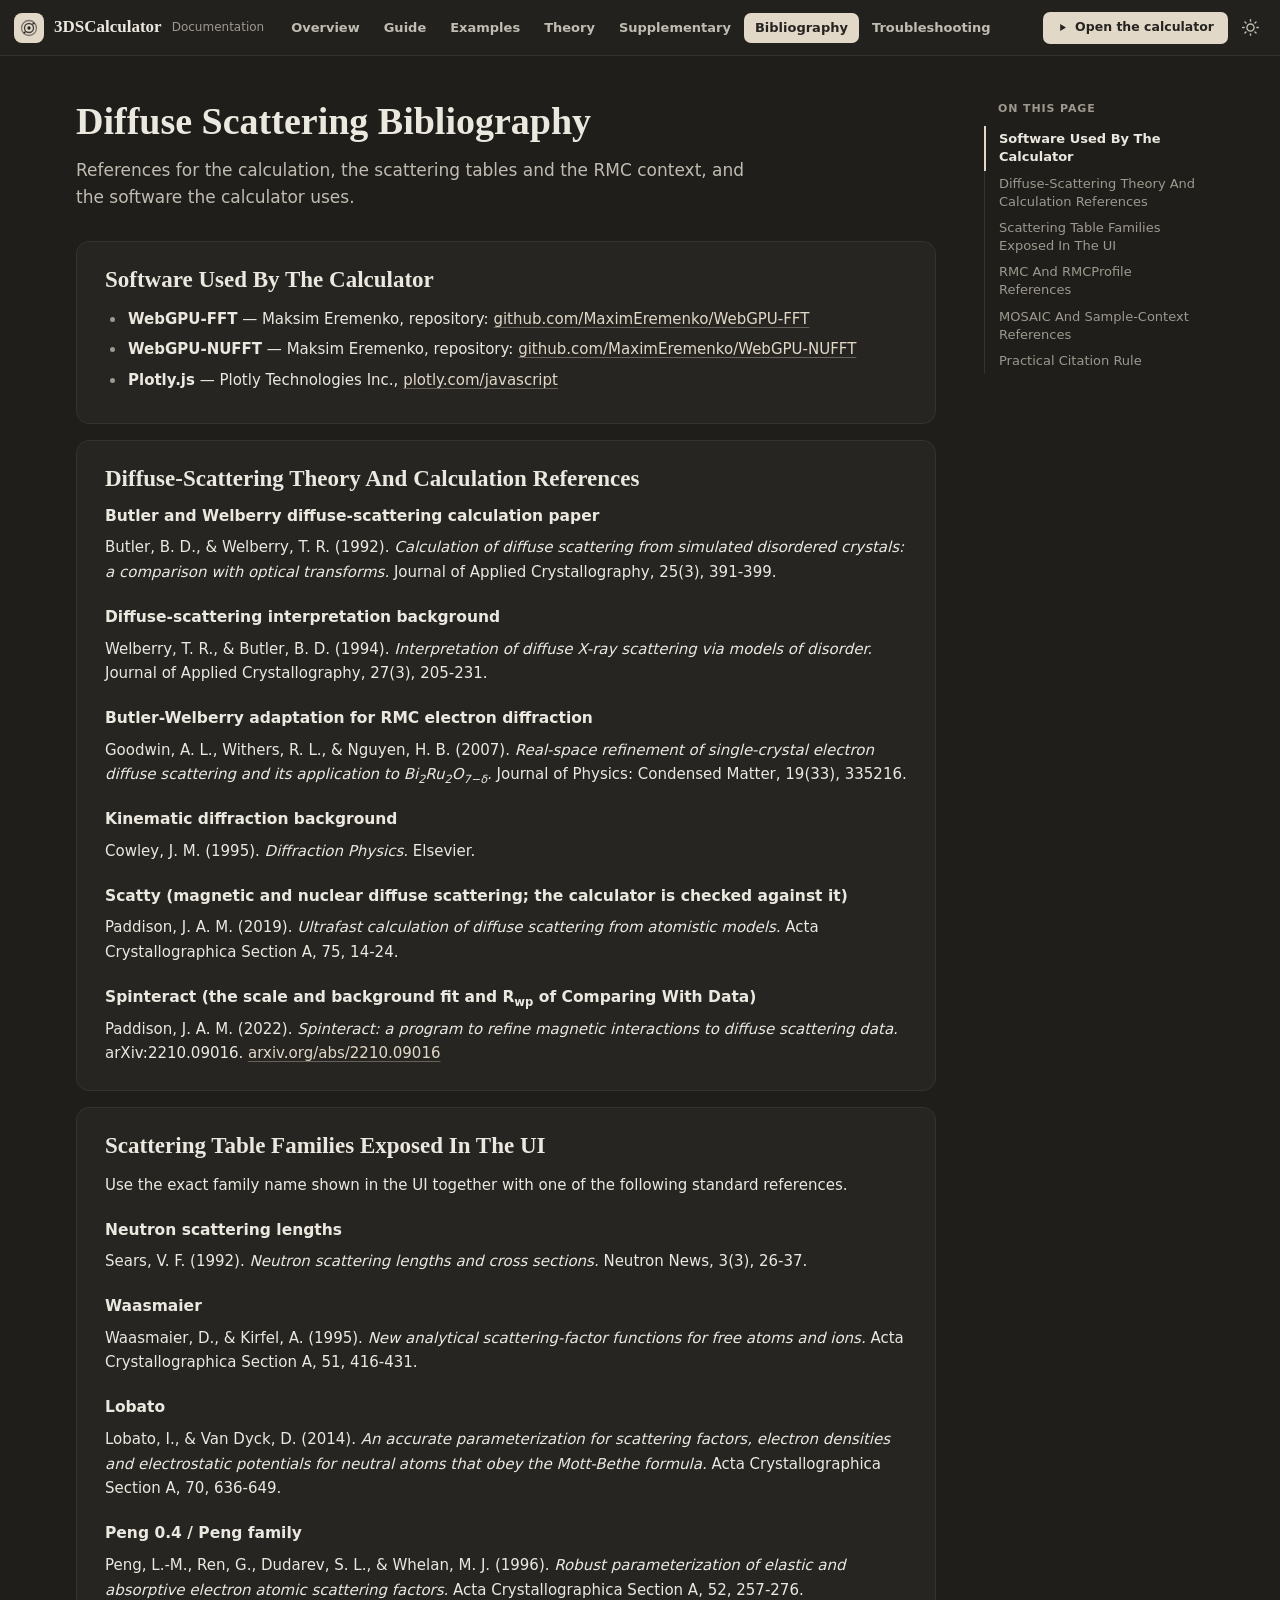
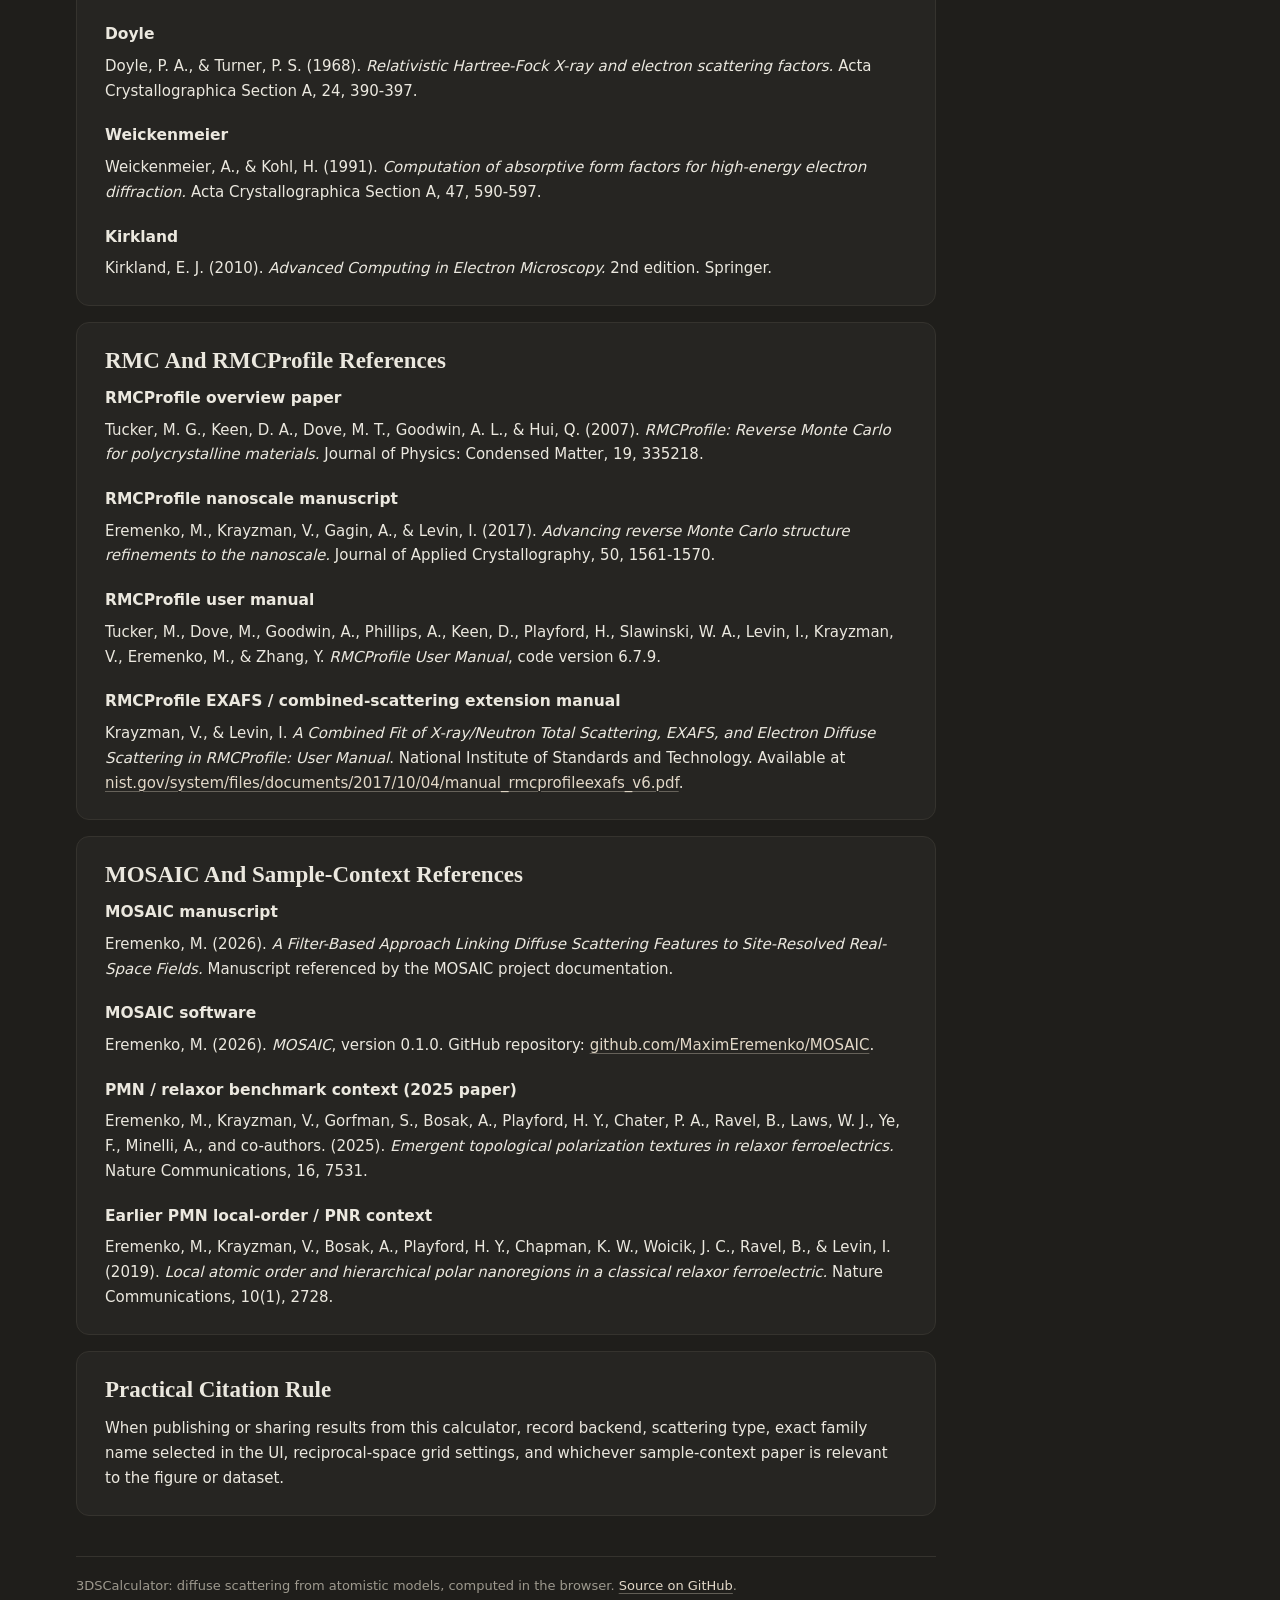
<file: docs/diffuse_scattering_bibliography.html>
<!DOCTYPE html>
<html lang="en">
<head>
<meta charset="UTF-8">
<meta name="viewport" content="width=device-width, initial-scale=1">
<title>Diffuse Scattering Bibliography · 3DSCalculator</title>
<meta name="color-scheme" content="dark light">
<link rel="icon" href="data:image/svg+xml,%3Csvg xmlns='http://www.w3.org/2000/svg' viewBox='0 0 32 32'%3E%3Crect width='32' height='32' rx='8' fill='%23e2d8c8'/%3E%3Ccircle cx='16' cy='16' r='3' fill='%232a2825'/%3E%3Ccircle cx='16' cy='16' r='8' fill='none' stroke='%232a2825' stroke-width='2' opacity='.8'/%3E%3C/svg%3E">
<script>try{if(localStorage.getItem("ds-theme")==="light")document.documentElement.setAttribute("data-theme","light");}catch(_){}</script>
<link rel="stylesheet" href="docs.css">
</head>
<body>
<header class="topbar">
  <a class="brand" href="index.html" aria-label="3DSCalculator documentation">
    <span class="brand-logo" aria-hidden="true"><svg width="18" height="18" viewBox="0 0 24 24" fill="none" stroke="currentColor" stroke-width="1.8"><circle cx="12" cy="12" r="2.2" fill="currentColor" stroke="none"/><circle cx="12" cy="12" r="6" opacity=".85"/><circle cx="12" cy="12" r="10" opacity=".55"/><circle cx="18" cy="6" r="1.4" fill="currentColor" stroke="none"/><circle cx="6" cy="18" r="1.4" fill="currentColor" stroke="none"/></svg></span>
    <span class="brand-name">3DSCalculator</span>
    <span class="brand-sub">Documentation</span>
  </a>
  <nav class="docnav" aria-label="Documentation pages">
    <a href="index.html">Overview</a>
    <a href="diffuse_scattering.html">Guide</a>
    <a href="diffuse_scattering_examples.html">Examples</a>
    <a href="diffuse_scattering_theory.html">Theory</a>
    <a href="diffuse_scattering_supplementary.html">Supplementary</a>
    <a href="diffuse_scattering_bibliography.html" aria-current="page">Bibliography</a>
    <a href="diffuse_scattering_troubleshooting.html">Troubleshooting</a>
  </nav>
  <div class="top-actions">
    <a class="btn" href="../index.html"><svg width="11" height="11" viewBox="0 0 24 24" fill="currentColor" aria-hidden="true"><path d="M7 4.5v15l12.5-7.5z"/></svg><span>Open<span class="hide-sm"> the calculator</span></span></a>
    <button class="icon-btn" id="themeToggle" type="button" aria-label="Switch between the light and dark themes" title="Light or dark theme">
      <svg class="i-sun" aria-hidden="true" width="17" height="17" viewBox="0 0 24 24" fill="none" stroke="currentColor" stroke-width="2" stroke-linecap="round" stroke-linejoin="round"><circle cx="12" cy="12" r="5"/><line x1="12" y1="1" x2="12" y2="3"/><line x1="12" y1="21" x2="12" y2="23"/><line x1="4.22" y1="4.22" x2="5.64" y2="5.64"/><line x1="18.36" y1="18.36" x2="19.78" y2="19.78"/><line x1="1" y1="12" x2="3" y2="12"/><line x1="21" y1="12" x2="23" y2="12"/><line x1="4.22" y1="19.78" x2="5.64" y2="18.36"/><line x1="18.36" y1="5.64" x2="19.78" y2="4.22"/></svg>
      <svg class="i-moon" aria-hidden="true" width="17" height="17" viewBox="0 0 24 24" fill="none" stroke="currentColor" stroke-width="2" stroke-linecap="round" stroke-linejoin="round"><path d="M21 12.79A9 9 0 1111.21 3 7 7 0 0021 12.79z"/></svg>
    </button>
  </div>
</header>
<div class="page">
  <div class="doc">
    <header class="page-head">
      <h1>Diffuse Scattering Bibliography</h1>
      <p class="lead">References for the calculation, the scattering tables and the RMC context, and the software the calculator uses.</p>
    </header>
    <main>

<section>
  <h2>Software Used By The Calculator</h2>
  <ul>
    <li><strong>WebGPU-FFT</strong> — Maksim Eremenko, repository: <a href="https://github.com/MaximEremenko/WebGPU-FFT">github.com/MaximEremenko/WebGPU-FFT</a></li>
    <li><strong>WebGPU-NUFFT</strong> — Maksim Eremenko, repository: <a href="https://github.com/MaximEremenko/WebGPU-NUFFT">github.com/MaximEremenko/WebGPU-NUFFT</a></li>
    <li><strong>Plotly.js</strong> — Plotly Technologies Inc., <a href="https://plotly.com/javascript/">plotly.com/javascript</a></li>
  </ul>
</section>
<section>
  <h2>Diffuse-Scattering Theory And Calculation References</h2>
  <h3>Butler and Welberry diffuse-scattering calculation paper</h3>
  <p>Butler, B. D., &amp; Welberry, T. R. (1992). <em>Calculation of diffuse scattering from simulated disordered crystals: a comparison with optical transforms.</em> Journal of Applied Crystallography, 25(3), 391-399.</p>
  <h3>Diffuse-scattering interpretation background</h3>
  <p>Welberry, T. R., &amp; Butler, B. D. (1994). <em>Interpretation of diffuse X-ray scattering via models of disorder.</em> Journal of Applied Crystallography, 27(3), 205-231.</p>
  <h3>Butler-Welberry adaptation for RMC electron diffraction</h3>
  <p>Goodwin, A. L., Withers, R. L., &amp; Nguyen, H. B. (2007). <em>Real-space refinement of single-crystal electron diffuse scattering and its application to Bi<sub>2</sub>Ru<sub>2</sub>O<sub>7&minus;&delta;</sub>.</em> Journal of Physics: Condensed Matter, 19(33), 335216.</p>
  <h3>Kinematic diffraction background</h3>
  <p>Cowley, J. M. (1995). <em>Diffraction Physics.</em> Elsevier.</p>
  <h3>Scatty (magnetic and nuclear diffuse scattering; the calculator is checked against it)</h3>
  <p>Paddison, J. A. M. (2019). <em>Ultrafast calculation of diffuse scattering from atomistic models.</em> Acta Crystallographica Section A, 75, 14-24.</p>
  <h3>Spinteract (the scale and background fit and R<sub>wp</sub> of Comparing With Data)</h3>
  <p>Paddison, J. A. M. (2022). <em>Spinteract: a program to refine magnetic interactions to diffuse scattering data.</em> arXiv:2210.09016. <a href="https://arxiv.org/abs/2210.09016">arxiv.org/abs/2210.09016</a></p>
</section>
<section>
  <h2>Scattering Table Families Exposed In The UI</h2>
  <p>Use the exact family name shown in the UI together with one of the following standard references.</p>
  <h3>Neutron scattering lengths</h3>
  <p>Sears, V. F. (1992). <em>Neutron scattering lengths and cross sections.</em> Neutron News, 3(3), 26-37.</p>
  <h3>Waasmaier</h3>
  <p>Waasmaier, D., &amp; Kirfel, A. (1995). <em>New analytical scattering-factor functions for free atoms and ions.</em> Acta Crystallographica Section A, 51, 416-431.</p>
  <h3>Lobato</h3>
  <p>Lobato, I., &amp; Van Dyck, D. (2014). <em>An accurate parameterization for scattering factors, electron densities and electrostatic potentials for neutral atoms that obey the Mott-Bethe formula.</em> Acta Crystallographica Section A, 70, 636-649.</p>
  <h3>Peng 0.4 / Peng family</h3>
  <p>Peng, L.-M., Ren, G., Dudarev, S. L., &amp; Whelan, M. J. (1996). <em>Robust parameterization of elastic and absorptive electron atomic scattering factors.</em> Acta Crystallographica Section A, 52, 257-276.</p>
  <h3>Doyle</h3>
  <p>Doyle, P. A., &amp; Turner, P. S. (1968). <em>Relativistic Hartree-Fock X-ray and electron scattering factors.</em> Acta Crystallographica Section A, 24, 390-397.</p>
  <h3>Weickenmeier</h3>
  <p>Weickenmeier, A., &amp; Kohl, H. (1991). <em>Computation of absorptive form factors for high-energy electron diffraction.</em> Acta Crystallographica Section A, 47, 590-597.</p>
  <h3>Kirkland</h3>
  <p>Kirkland, E. J. (2010). <em>Advanced Computing in Electron Microscopy.</em> 2nd edition. Springer.</p>
</section>
<section>
  <h2>RMC And RMCProfile References</h2>
  <h3>RMCProfile overview paper</h3>
  <p>Tucker, M. G., Keen, D. A., Dove, M. T., Goodwin, A. L., &amp; Hui, Q. (2007). <em>RMCProfile: Reverse Monte Carlo for polycrystalline materials.</em> Journal of Physics: Condensed Matter, 19, 335218.</p>
  <h3>RMCProfile nanoscale manuscript</h3>
  <p>Eremenko, M., Krayzman, V., Gagin, A., &amp; Levin, I. (2017). <em>Advancing reverse Monte Carlo structure refinements to the nanoscale.</em> Journal of Applied Crystallography, 50, 1561-1570.</p>
  <h3>RMCProfile user manual</h3>
  <p>Tucker, M., Dove, M., Goodwin, A., Phillips, A., Keen, D., Playford, H., Slawinski, W. A., Levin, I., Krayzman, V., Eremenko, M., &amp; Zhang, Y. <em>RMCProfile User Manual</em>, code version 6.7.9.</p>
  <h3>RMCProfile EXAFS / combined-scattering extension manual</h3>
  <p>Krayzman, V., &amp; Levin, I. <em>A Combined Fit of X-ray/Neutron Total Scattering, EXAFS, and Electron Diffuse Scattering in RMCProfile: User Manual</em>. National Institute of Standards and Technology. Available at <a href="https://www.nist.gov/system/files/documents/2017/10/04/manual_rmcprofileexafs_v6.pdf">nist.gov/system/files/documents/2017/10/04/manual_rmcprofileexafs_v6.pdf</a>.</p>
</section>
<section>
  <h2>MOSAIC And Sample-Context References</h2>
  <h3>MOSAIC manuscript</h3>
  <p>Eremenko, M. (2026). <em>A Filter-Based Approach Linking Diffuse Scattering Features to Site-Resolved Real-Space Fields.</em> Manuscript referenced by the MOSAIC project documentation.</p>
  <h3>MOSAIC software</h3>
  <p>Eremenko, M. (2026). <em>MOSAIC</em>, version 0.1.0. GitHub repository: <a href="https://github.com/MaximEremenko/MOSAIC">github.com/MaximEremenko/MOSAIC</a>.</p>
  <h3>PMN / relaxor benchmark context (2025 paper)</h3>
  <p>Eremenko, M., Krayzman, V., Gorfman, S., Bosak, A., Playford, H. Y., Chater, P. A., Ravel, B., Laws, W. J., Ye, F., Minelli, A., and co-authors. (2025). <em>Emergent topological polarization textures in relaxor ferroelectrics.</em> Nature Communications, 16, 7531.</p>
  <h3>Earlier PMN local-order / PNR context</h3>
  <p>Eremenko, M., Krayzman, V., Bosak, A., Playford, H. Y., Chapman, K. W., Woicik, J. C., Ravel, B., &amp; Levin, I. (2019). <em>Local atomic order and hierarchical polar nanoregions in a classical relaxor ferroelectric.</em> Nature Communications, 10(1), 2728.</p>
</section>
<section>
  <h2>Practical Citation Rule</h2>
  <p>When publishing or sharing results from this calculator, record backend, scattering type, exact family name selected in the UI, reciprocal-space grid settings, and whichever sample-context paper is relevant to the figure or dataset.</p>
</section>
    </main>
    <footer class="page-foot">
      <p>3DSCalculator: diffuse scattering from atomistic models, computed in the browser. <a href="https://github.com/MaximEremenko/3DSCalculator">Source on GitHub</a>.</p>
    </footer>
  </div>
</div>
<script src="docs.js"></script>
</body>
</html>
</file>
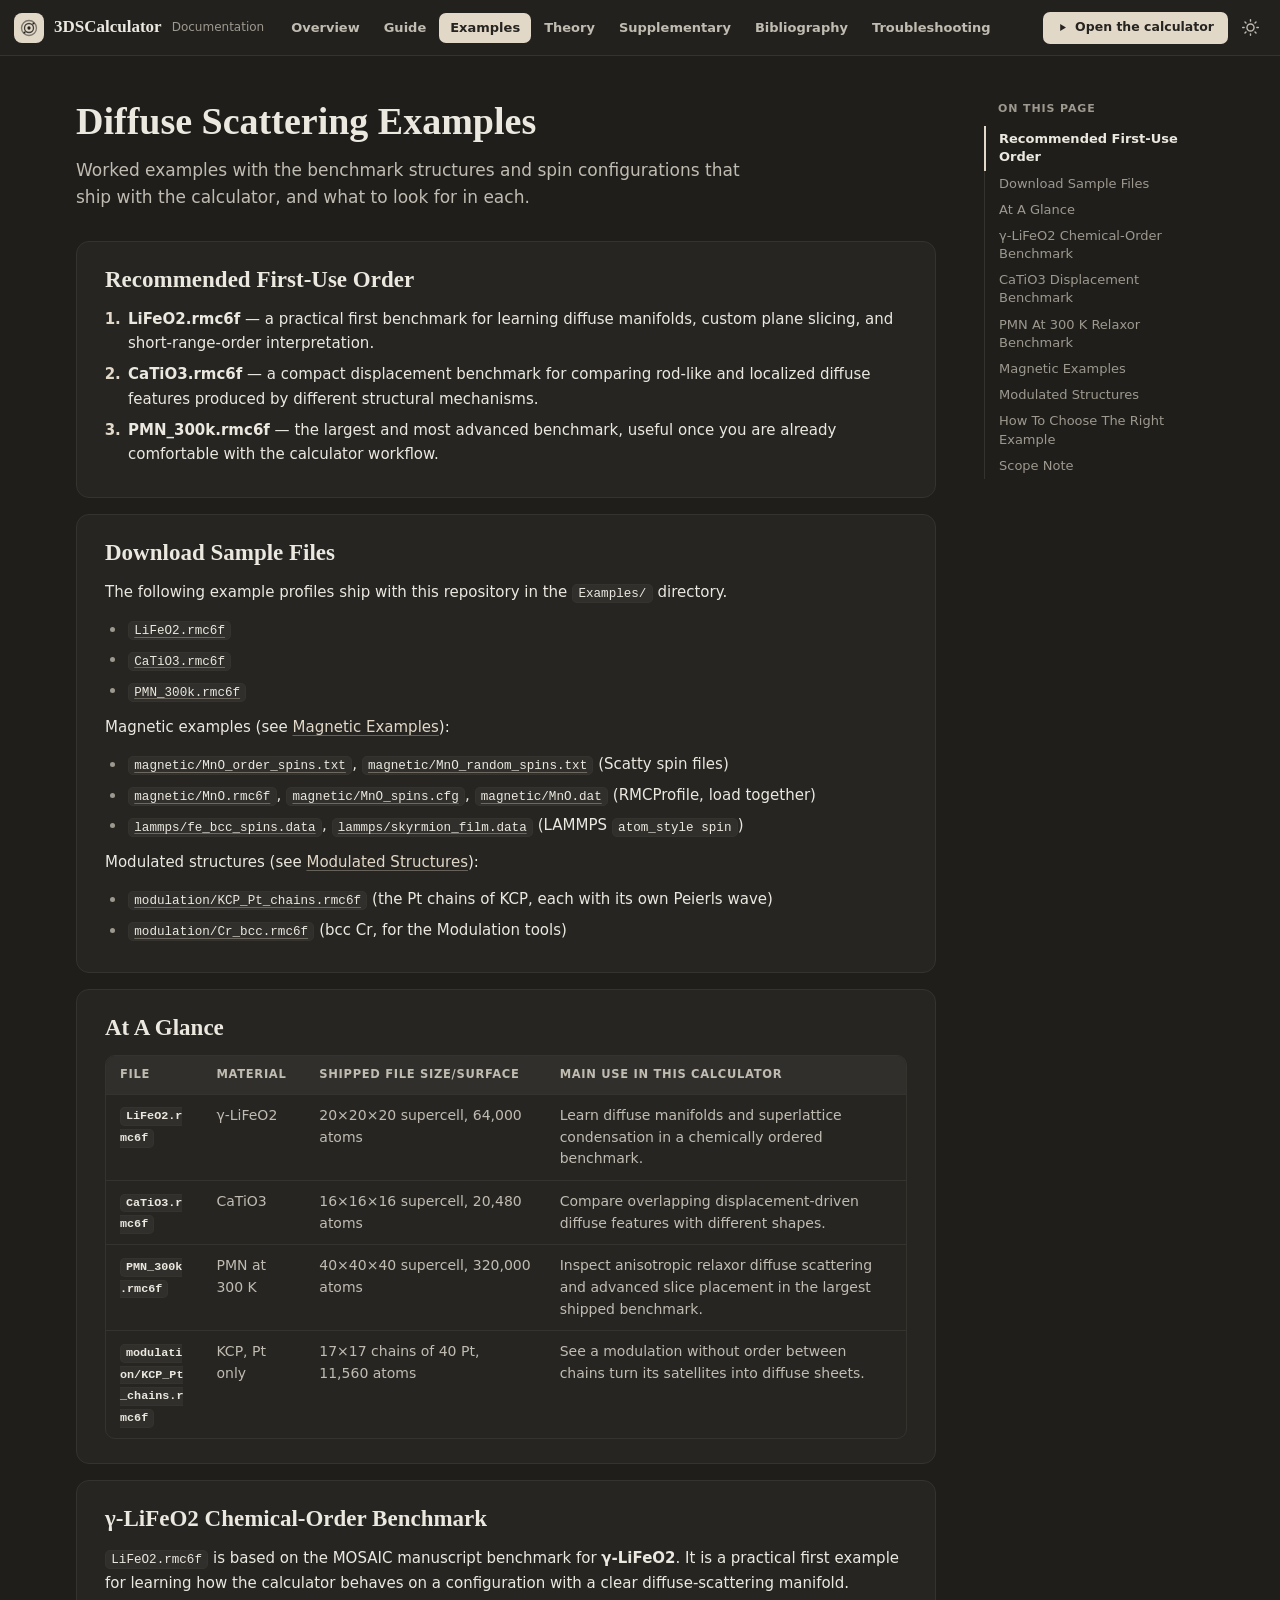
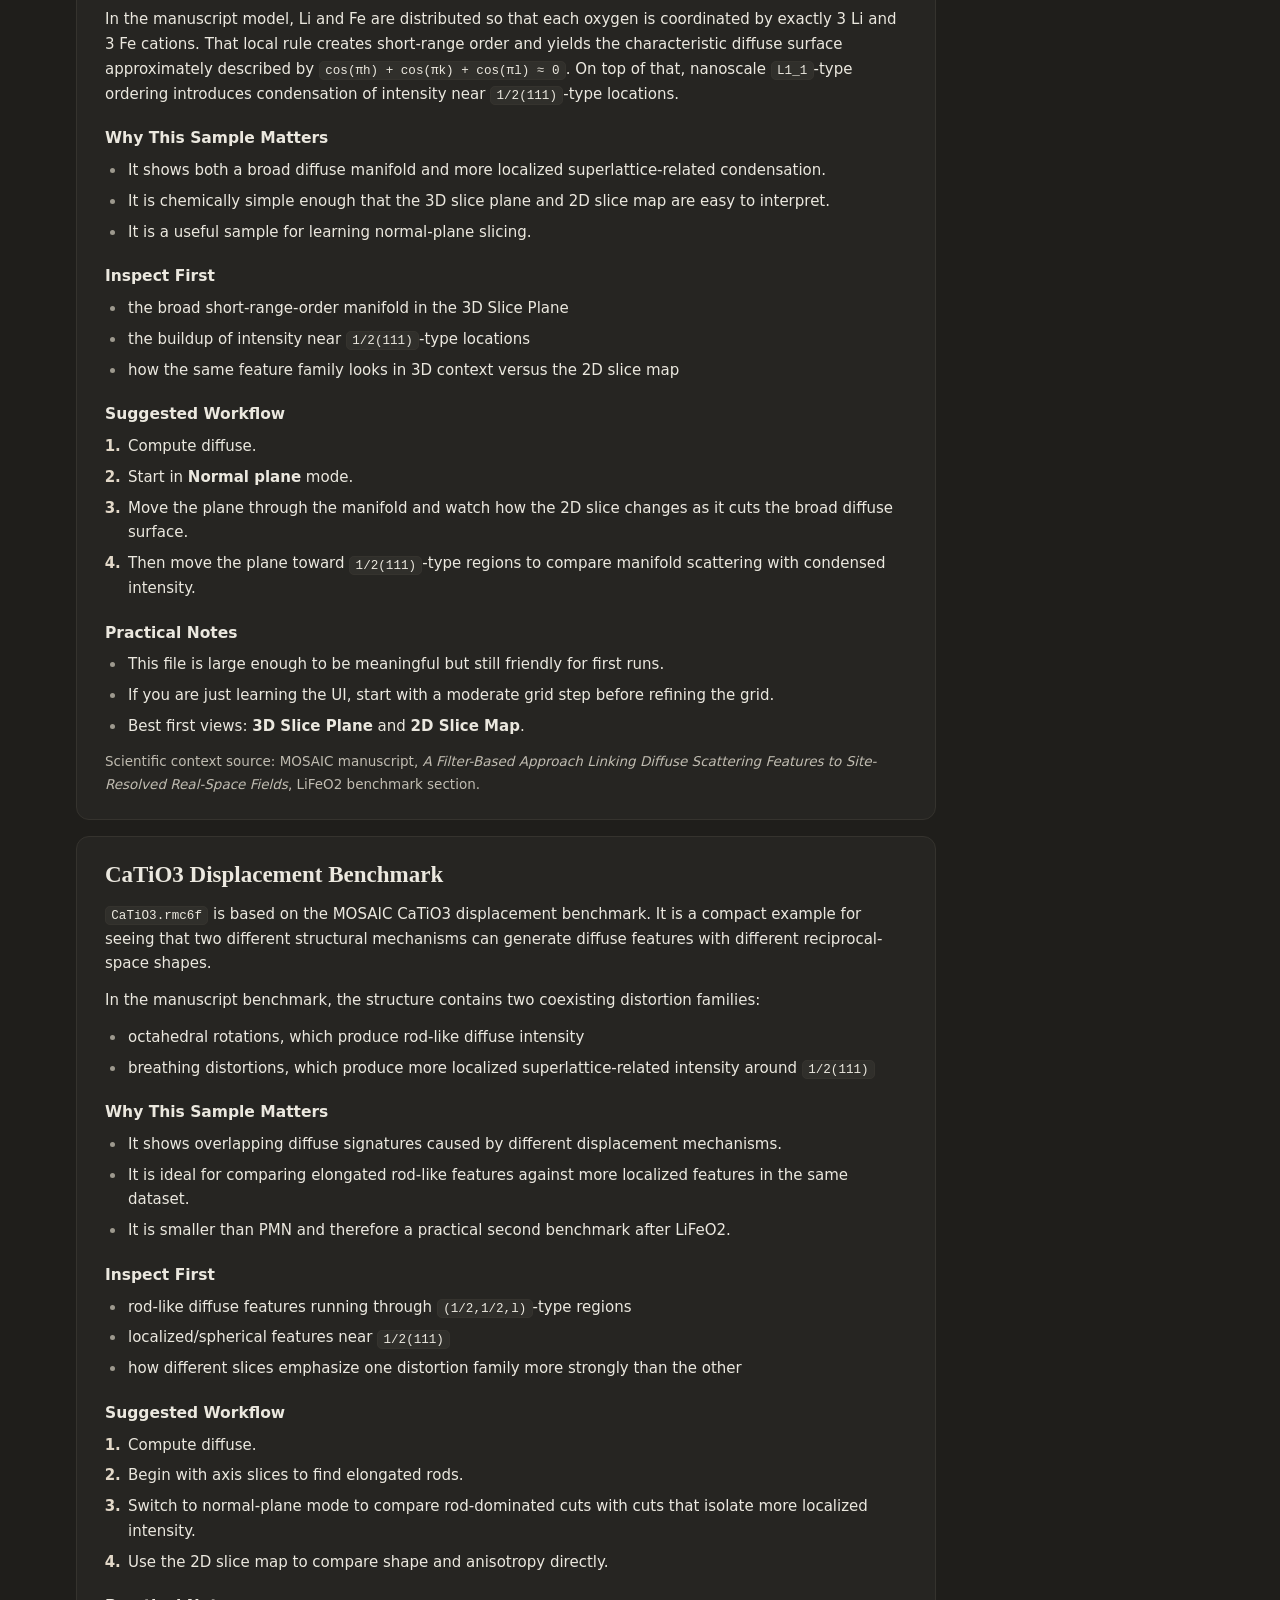
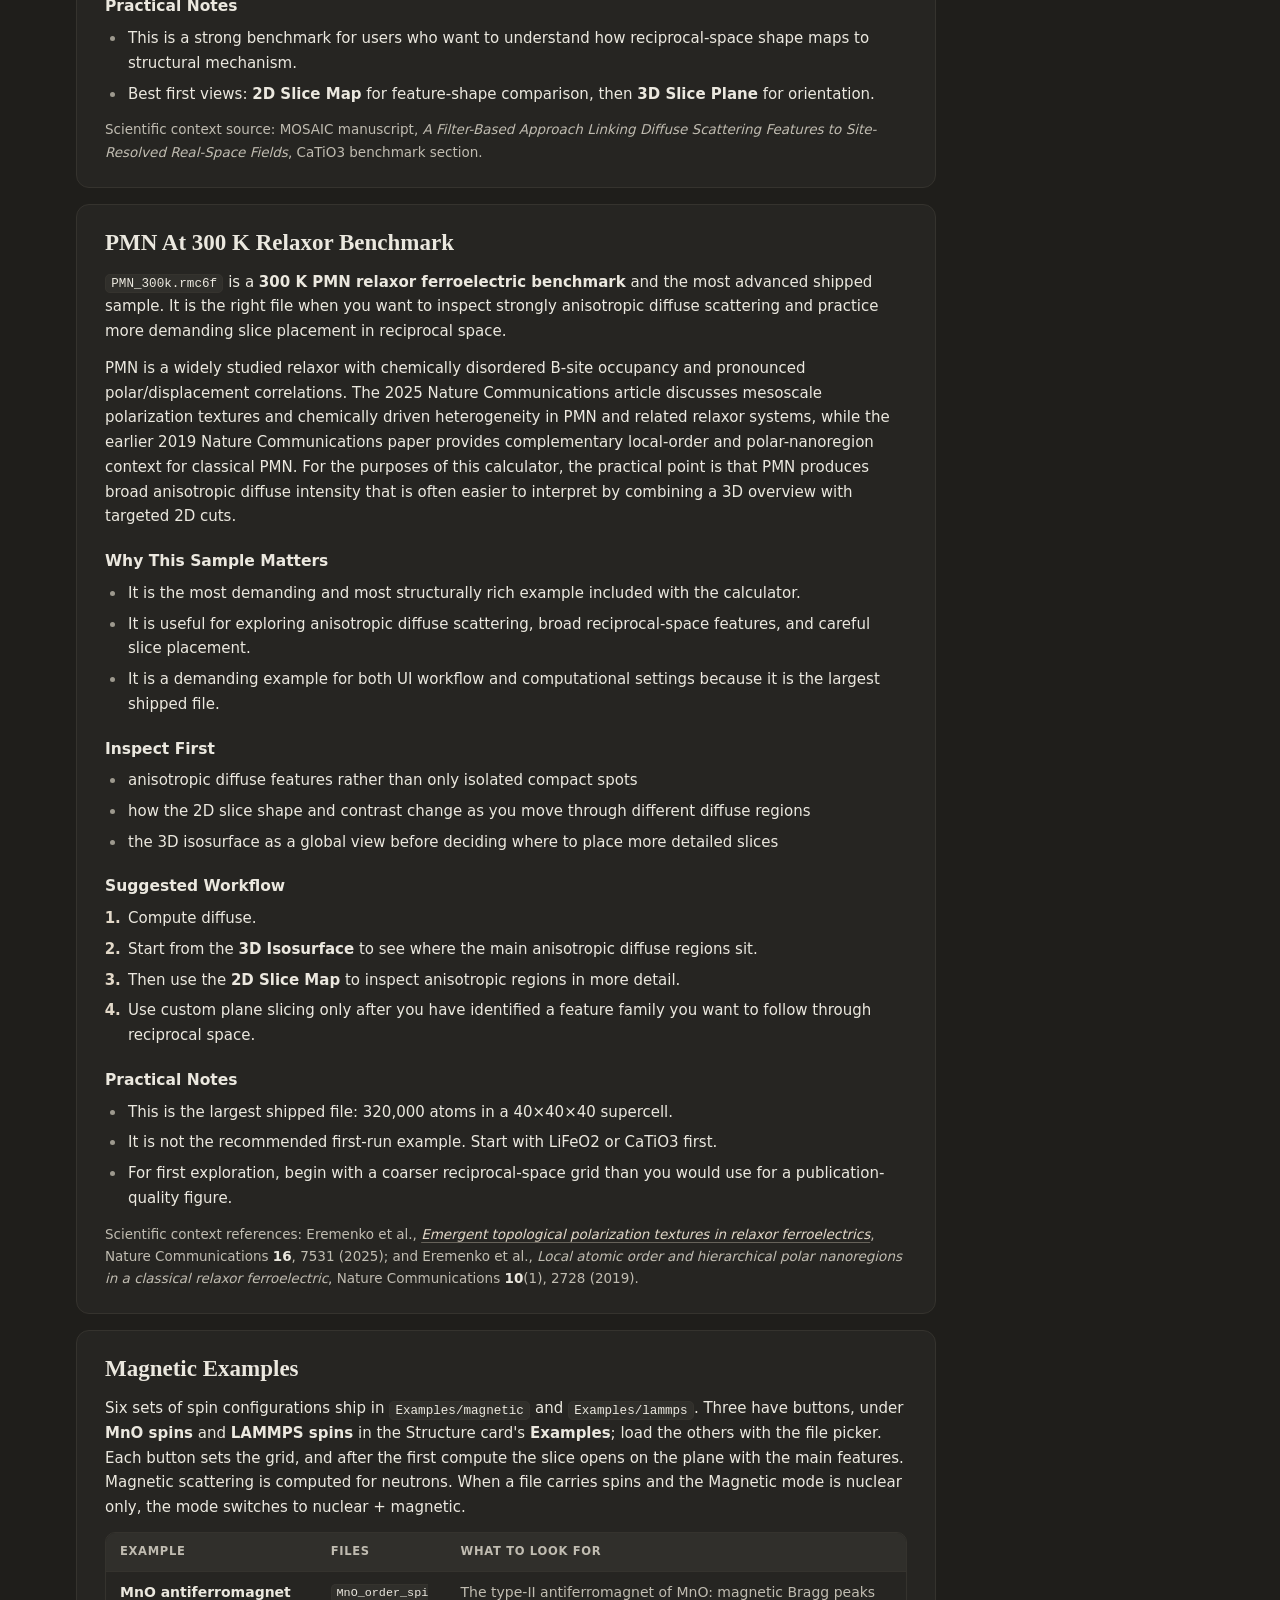
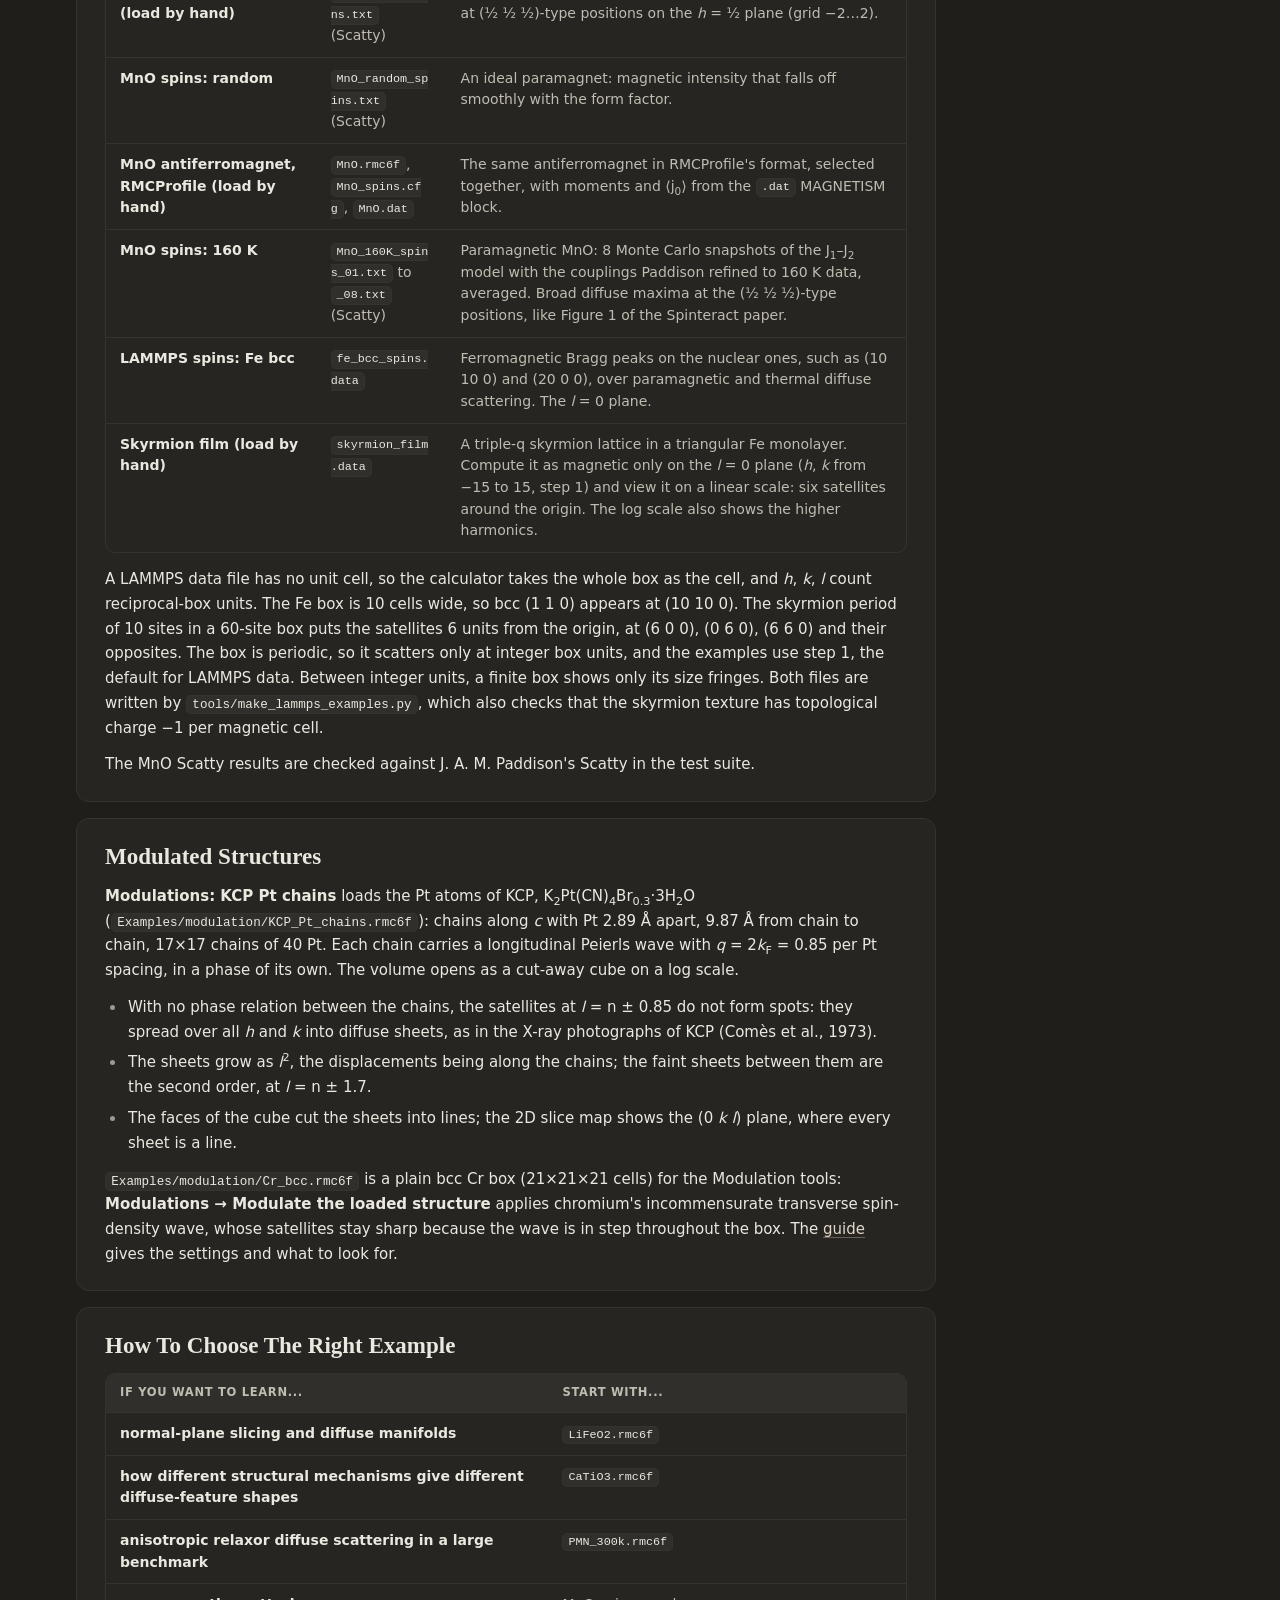
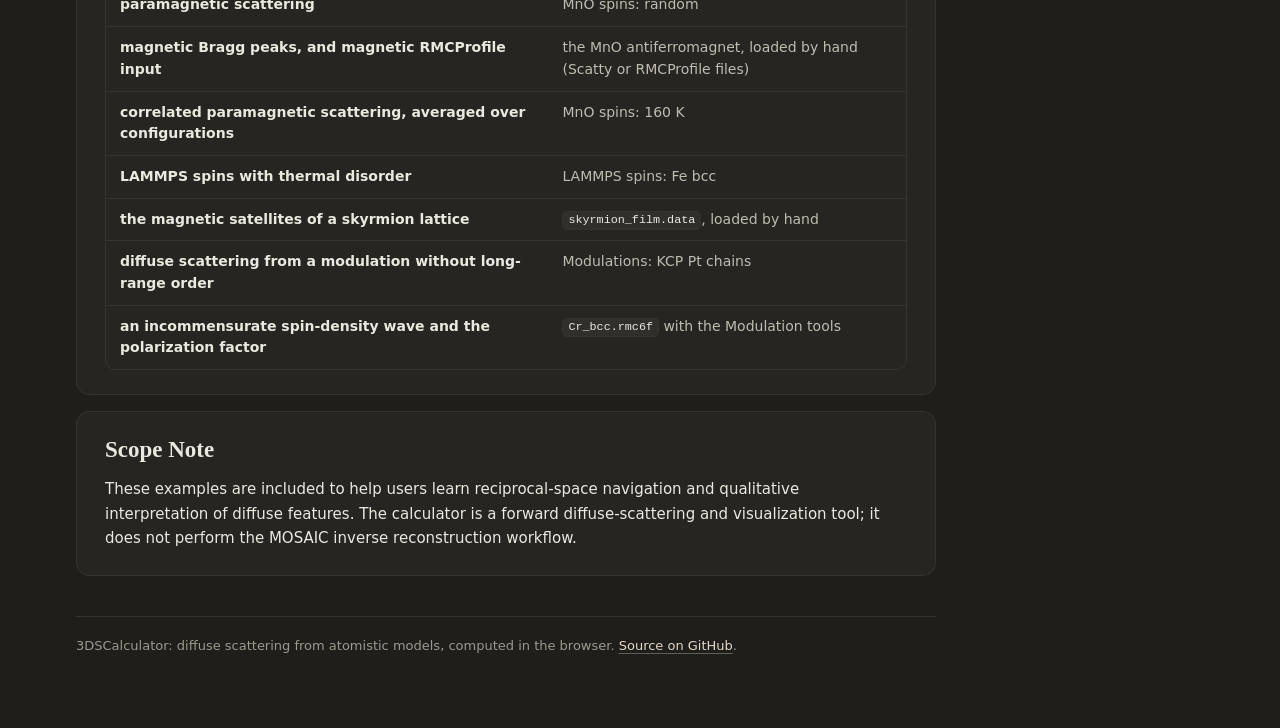
<file: docs/diffuse_scattering_examples.html>
<!DOCTYPE html>
<html lang="en">
<head>
<meta charset="UTF-8">
<meta name="viewport" content="width=device-width, initial-scale=1">
<title>Diffuse Scattering Examples · 3DSCalculator</title>
<meta name="color-scheme" content="dark light">
<link rel="icon" href="data:image/svg+xml,%3Csvg xmlns='http://www.w3.org/2000/svg' viewBox='0 0 32 32'%3E%3Crect width='32' height='32' rx='8' fill='%23e2d8c8'/%3E%3Ccircle cx='16' cy='16' r='3' fill='%232a2825'/%3E%3Ccircle cx='16' cy='16' r='8' fill='none' stroke='%232a2825' stroke-width='2' opacity='.8'/%3E%3C/svg%3E">
<script>try{if(localStorage.getItem("ds-theme")==="light")document.documentElement.setAttribute("data-theme","light");}catch(_){}</script>
<link rel="stylesheet" href="docs.css">
</head>
<body>
<header class="topbar">
  <a class="brand" href="index.html" aria-label="3DSCalculator documentation">
    <span class="brand-logo" aria-hidden="true"><svg width="18" height="18" viewBox="0 0 24 24" fill="none" stroke="currentColor" stroke-width="1.8"><circle cx="12" cy="12" r="2.2" fill="currentColor" stroke="none"/><circle cx="12" cy="12" r="6" opacity=".85"/><circle cx="12" cy="12" r="10" opacity=".55"/><circle cx="18" cy="6" r="1.4" fill="currentColor" stroke="none"/><circle cx="6" cy="18" r="1.4" fill="currentColor" stroke="none"/></svg></span>
    <span class="brand-name">3DSCalculator</span>
    <span class="brand-sub">Documentation</span>
  </a>
  <nav class="docnav" aria-label="Documentation pages">
    <a href="index.html">Overview</a>
    <a href="diffuse_scattering.html">Guide</a>
    <a href="diffuse_scattering_examples.html" aria-current="page">Examples</a>
    <a href="diffuse_scattering_theory.html">Theory</a>
    <a href="diffuse_scattering_supplementary.html">Supplementary</a>
    <a href="diffuse_scattering_bibliography.html">Bibliography</a>
    <a href="diffuse_scattering_troubleshooting.html">Troubleshooting</a>
  </nav>
  <div class="top-actions">
    <a class="btn" href="../index.html"><svg width="11" height="11" viewBox="0 0 24 24" fill="currentColor" aria-hidden="true"><path d="M7 4.5v15l12.5-7.5z"/></svg><span>Open<span class="hide-sm"> the calculator</span></span></a>
    <button class="icon-btn" id="themeToggle" type="button" aria-label="Switch between the light and dark themes" title="Light or dark theme">
      <svg class="i-sun" aria-hidden="true" width="17" height="17" viewBox="0 0 24 24" fill="none" stroke="currentColor" stroke-width="2" stroke-linecap="round" stroke-linejoin="round"><circle cx="12" cy="12" r="5"/><line x1="12" y1="1" x2="12" y2="3"/><line x1="12" y1="21" x2="12" y2="23"/><line x1="4.22" y1="4.22" x2="5.64" y2="5.64"/><line x1="18.36" y1="18.36" x2="19.78" y2="19.78"/><line x1="1" y1="12" x2="3" y2="12"/><line x1="21" y1="12" x2="23" y2="12"/><line x1="4.22" y1="19.78" x2="5.64" y2="18.36"/><line x1="18.36" y1="5.64" x2="19.78" y2="4.22"/></svg>
      <svg class="i-moon" aria-hidden="true" width="17" height="17" viewBox="0 0 24 24" fill="none" stroke="currentColor" stroke-width="2" stroke-linecap="round" stroke-linejoin="round"><path d="M21 12.79A9 9 0 1111.21 3 7 7 0 0021 12.79z"/></svg>
    </button>
  </div>
</header>
<div class="page">
  <div class="doc">
    <header class="page-head">
      <h1>Diffuse Scattering Examples</h1>
      <p class="lead">Worked examples with the benchmark structures and spin configurations that ship with the calculator, and what to look for in each.</p>
    </header>
    <main>

<section>
  <h2>Recommended First-Use Order</h2>
  <ol>
    <li><strong>LiFeO2.rmc6f</strong> — a practical first benchmark for learning diffuse manifolds, custom plane slicing, and short-range-order interpretation.</li>
    <li><strong>CaTiO3.rmc6f</strong> — a compact displacement benchmark for comparing rod-like and localized diffuse features produced by different structural mechanisms.</li>
    <li><strong>PMN_300k.rmc6f</strong> — the largest and most advanced benchmark, useful once you are already comfortable with the calculator workflow.</li>
  </ol>
</section>
<section>
  <h2>Download Sample Files</h2>
  <p>The following example profiles ship with this repository in the <code>Examples/</code> directory.</p>
  <ul>
    <li><a href="../Examples/LiFeO2.rmc6f"><code>LiFeO2.rmc6f</code></a></li>
    <li><a href="../Examples/CaTiO3.rmc6f"><code>CaTiO3.rmc6f</code></a></li>
    <li><a href="../Examples/PMN_300k.rmc6f"><code>PMN_300k.rmc6f</code></a></li>
  </ul>
  <p>Magnetic examples (see <a href="#magnetic-examples">Magnetic Examples</a>):</p>
  <ul>
    <li><a href="../Examples/magnetic/MnO_order_spins.txt"><code>magnetic/MnO_order_spins.txt</code></a>, <a href="../Examples/magnetic/MnO_random_spins.txt"><code>magnetic/MnO_random_spins.txt</code></a> (Scatty spin files)</li>
    <li><a href="../Examples/magnetic/MnO.rmc6f"><code>magnetic/MnO.rmc6f</code></a>, <a href="../Examples/magnetic/MnO_spins.cfg"><code>magnetic/MnO_spins.cfg</code></a>, <a href="../Examples/magnetic/MnO.dat"><code>magnetic/MnO.dat</code></a> (RMCProfile, load together)</li>
    <li><a href="../Examples/lammps/fe_bcc_spins.data"><code>lammps/fe_bcc_spins.data</code></a>, <a href="../Examples/lammps/skyrmion_film.data"><code>lammps/skyrmion_film.data</code></a> (LAMMPS <code>atom_style spin</code>)</li>
  </ul>
  <p>Modulated structures (see <a href="#modulation-examples">Modulated Structures</a>):</p>
  <ul>
    <li><a href="../Examples/modulation/KCP_Pt_chains.rmc6f"><code>modulation/KCP_Pt_chains.rmc6f</code></a> (the Pt chains of KCP, each with its own Peierls wave)</li>
    <li><a href="../Examples/modulation/Cr_bcc.rmc6f"><code>modulation/Cr_bcc.rmc6f</code></a> (bcc Cr, for the Modulation tools)</li>
  </ul>
</section>
<section>
  <h2>At A Glance</h2>
  <table>
    <tr><th>File</th><th>Material</th><th>Shipped file size/surface</th><th>Main use in this calculator</th></tr>
    <tr><td><code>LiFeO2.rmc6f</code></td><td>&gamma;-LiFeO2</td><td>20&times;20&times;20 supercell, 64,000 atoms</td><td>Learn diffuse manifolds and superlattice condensation in a chemically ordered benchmark.</td></tr>
    <tr><td><code>CaTiO3.rmc6f</code></td><td>CaTiO3</td><td>16&times;16&times;16 supercell, 20,480 atoms</td><td>Compare overlapping displacement-driven diffuse features with different shapes.</td></tr>
    <tr><td><code>PMN_300k.rmc6f</code></td><td>PMN at 300 K</td><td>40&times;40&times;40 supercell, 320,000 atoms</td><td>Inspect anisotropic relaxor diffuse scattering and advanced slice placement in the largest shipped benchmark.</td></tr>
    <tr><td><code>modulation/KCP_Pt_chains.rmc6f</code></td><td>KCP, Pt only</td><td>17&times;17 chains of 40 Pt, 11,560 atoms</td><td>See a modulation without order between chains turn its satellites into diffuse sheets.</td></tr>
  </table>
</section>
<section>
  <h2>&gamma;-LiFeO2 Chemical-Order Benchmark</h2>
  <p><code>LiFeO2.rmc6f</code> is based on the MOSAIC manuscript benchmark for <strong>&gamma;-LiFeO2</strong>. It is a practical first example for learning how the calculator behaves on a configuration with a clear diffuse-scattering manifold.</p>
  <p>In the manuscript model, Li and Fe are distributed so that each oxygen is coordinated by exactly 3 Li and 3 Fe cations. That local rule creates short-range order and yields the characteristic diffuse surface approximately described by <code>cos(&pi;h) + cos(&pi;k) + cos(&pi;l) &asymp; 0</code>. On top of that, nanoscale <code>L1_1</code>-type ordering introduces condensation of intensity near <code>1/2(111)</code>-type locations.</p>
  <h3>Why This Sample Matters</h3>
  <ul>
    <li>It shows both a broad diffuse manifold and more localized superlattice-related condensation.</li>
    <li>It is chemically simple enough that the 3D slice plane and 2D slice map are easy to interpret.</li>
    <li>It is a useful sample for learning normal-plane slicing.</li>
  </ul>
  <h3>Inspect First</h3>
  <ul>
    <li>the broad short-range-order manifold in the 3D Slice Plane</li>
    <li>the buildup of intensity near <code>1/2(111)</code>-type locations</li>
    <li>how the same feature family looks in 3D context versus the 2D slice map</li>
  </ul>
  <h3>Suggested Workflow</h3>
  <ol>
    <li>Compute diffuse.</li>
    <li>Start in <strong>Normal plane</strong> mode.</li>
    <li>Move the plane through the manifold and watch how the 2D slice changes as it cuts the broad diffuse surface.</li>
    <li>Then move the plane toward <code>1/2(111)</code>-type regions to compare manifold scattering with condensed intensity.</li>
  </ol>
  <h3>Practical Notes</h3>
  <ul>
    <li>This file is large enough to be meaningful but still friendly for first runs.</li>
    <li>If you are just learning the UI, start with a moderate grid step before refining the grid.</li>
    <li>Best first views: <strong>3D Slice Plane</strong> and <strong>2D Slice Map</strong>.</li>
  </ul>
  <p class="small">Scientific context source: MOSAIC manuscript, <em>A Filter-Based Approach Linking Diffuse Scattering Features to Site-Resolved Real-Space Fields</em>, LiFeO2 benchmark section.</p>
</section>
<section>
  <h2>CaTiO3 Displacement Benchmark</h2>
  <p><code>CaTiO3.rmc6f</code> is based on the MOSAIC CaTiO3 displacement benchmark. It is a compact example for seeing that two different structural mechanisms can generate diffuse features with different reciprocal-space shapes.</p>
  <p>In the manuscript benchmark, the structure contains two coexisting distortion families:</p>
  <ul>
    <li>octahedral rotations, which produce rod-like diffuse intensity</li>
    <li>breathing distortions, which produce more localized superlattice-related intensity around <code>1/2(111)</code></li>
  </ul>
  <h3>Why This Sample Matters</h3>
  <ul>
    <li>It shows overlapping diffuse signatures caused by different displacement mechanisms.</li>
    <li>It is ideal for comparing elongated rod-like features against more localized features in the same dataset.</li>
    <li>It is smaller than PMN and therefore a practical second benchmark after LiFeO2.</li>
  </ul>
  <h3>Inspect First</h3>
  <ul>
    <li>rod-like diffuse features running through <code>(1/2,1/2,l)</code>-type regions</li>
    <li>localized/spherical features near <code>1/2(111)</code></li>
    <li>how different slices emphasize one distortion family more strongly than the other</li>
  </ul>
  <h3>Suggested Workflow</h3>
  <ol>
    <li>Compute diffuse.</li>
    <li>Begin with axis slices to find elongated rods.</li>
    <li>Switch to normal-plane mode to compare rod-dominated cuts with cuts that isolate more localized intensity.</li>
    <li>Use the 2D slice map to compare shape and anisotropy directly.</li>
  </ol>
  <h3>Practical Notes</h3>
  <ul>
    <li>This is a strong benchmark for users who want to understand how reciprocal-space shape maps to structural mechanism.</li>
    <li>Best first views: <strong>2D Slice Map</strong> for feature-shape comparison, then <strong>3D Slice Plane</strong> for orientation.</li>
  </ul>
  <p class="small">Scientific context source: MOSAIC manuscript, <em>A Filter-Based Approach Linking Diffuse Scattering Features to Site-Resolved Real-Space Fields</em>, CaTiO3 benchmark section.</p>
</section>
<section>
  <h2>PMN At 300 K Relaxor Benchmark</h2>
  <p><code>PMN_300k.rmc6f</code> is a <strong>300 K PMN relaxor ferroelectric benchmark</strong> and the most advanced shipped sample. It is the right file when you want to inspect strongly anisotropic diffuse scattering and practice more demanding slice placement in reciprocal space.</p>
  <p>PMN is a widely studied relaxor with chemically disordered B-site occupancy and pronounced polar/displacement correlations. The 2025 Nature Communications article discusses mesoscale polarization textures and chemically driven heterogeneity in PMN and related relaxor systems, while the earlier 2019 Nature Communications paper provides complementary local-order and polar-nanoregion context for classical PMN. For the purposes of this calculator, the practical point is that PMN produces broad anisotropic diffuse intensity that is often easier to interpret by combining a 3D overview with targeted 2D cuts.</p>
  <h3>Why This Sample Matters</h3>
  <ul>
    <li>It is the most demanding and most structurally rich example included with the calculator.</li>
    <li>It is useful for exploring anisotropic diffuse scattering, broad reciprocal-space features, and careful slice placement.</li>
    <li>It is a demanding example for both UI workflow and computational settings because it is the largest shipped file.</li>
  </ul>
  <h3>Inspect First</h3>
  <ul>
    <li>anisotropic diffuse features rather than only isolated compact spots</li>
    <li>how the 2D slice shape and contrast change as you move through different diffuse regions</li>
    <li>the 3D isosurface as a global view before deciding where to place more detailed slices</li>
  </ul>
  <h3>Suggested Workflow</h3>
  <ol>
    <li>Compute diffuse.</li>
    <li>Start from the <strong>3D Isosurface</strong> to see where the main anisotropic diffuse regions sit.</li>
    <li>Then use the <strong>2D Slice Map</strong> to inspect anisotropic regions in more detail.</li>
    <li>Use custom plane slicing only after you have identified a feature family you want to follow through reciprocal space.</li>
  </ol>
  <h3>Practical Notes</h3>
  <ul>
    <li>This is the largest shipped file: 320,000 atoms in a 40&times;40&times;40 supercell.</li>
    <li>It is not the recommended first-run example. Start with LiFeO2 or CaTiO3 first.</li>
    <li>For first exploration, begin with a coarser reciprocal-space grid than you would use for a publication-quality figure.</li>
  </ul>
  <p class="small">Scientific context references: Eremenko et al., <a href="https://www.nature.com/articles/s41467-025-62658-1"><em>Emergent topological polarization textures in relaxor ferroelectrics</em></a>, Nature Communications <strong>16</strong>, 7531 (2025); and Eremenko et al., <em>Local atomic order and hierarchical polar nanoregions in a classical relaxor ferroelectric</em>, Nature Communications <strong>10</strong>(1), 2728 (2019).</p>
</section>
<section id="magnetic-examples">
  <h2>Magnetic Examples</h2>
  <p>Six sets of spin configurations ship in <code>Examples/magnetic</code> and <code>Examples/lammps</code>. Three have buttons, under <strong>MnO spins</strong> and <strong>LAMMPS spins</strong> in the Structure card's <strong>Examples</strong>; load the others with the file picker. Each button sets the grid, and after the first compute the slice opens on the plane with the main features. Magnetic scattering is computed for neutrons. When a file carries spins and the Magnetic mode is nuclear only, the mode switches to nuclear + magnetic.</p>
  <table>
    <tr><th>Example</th><th>Files</th><th>What to look for</th></tr>
    <tr><td>MnO antiferromagnet (load by hand)</td><td><code>MnO_order_spins.txt</code> (Scatty)</td><td>The type-II antiferromagnet of MnO: magnetic Bragg peaks at (&frac12; &frac12; &frac12;)-type positions on the <em>h</em> = &frac12; plane (grid &minus;2&hellip;2).</td></tr>
    <tr><td>MnO spins: random</td><td><code>MnO_random_spins.txt</code> (Scatty)</td><td>An ideal paramagnet: magnetic intensity that falls off smoothly with the form factor.</td></tr>
    <tr><td>MnO antiferromagnet, RMCProfile (load by hand)</td><td><code>MnO.rmc6f</code>, <code>MnO_spins.cfg</code>, <code>MnO.dat</code></td><td>The same antiferromagnet in RMCProfile's format, selected together, with moments and &lang;j<sub>0</sub>&rang; from the <code>.dat</code> MAGNETISM block.</td></tr>
    <tr><td>MnO spins: 160 K</td><td><code>MnO_160K_spins_01.txt</code> to <code>_08.txt</code> (Scatty)</td><td>Paramagnetic MnO: 8 Monte Carlo snapshots of the J<sub>1</sub>&ndash;J<sub>2</sub> model with the couplings Paddison refined to 160 K data, averaged. Broad diffuse maxima at the (&frac12; &frac12; &frac12;)-type positions, like Figure 1 of the Spinteract paper.</td></tr>
    <tr><td>LAMMPS spins: Fe bcc</td><td><code>fe_bcc_spins.data</code></td><td>Ferromagnetic Bragg peaks on the nuclear ones, such as (10 10 0) and (20 0 0), over paramagnetic and thermal diffuse scattering. The <em>l</em> = 0 plane.</td></tr>
    <tr><td>Skyrmion film (load by hand)</td><td><code>skyrmion_film.data</code></td><td>A triple-q skyrmion lattice in a triangular Fe monolayer. Compute it as magnetic only on the <em>l</em> = 0 plane (<em>h</em>, <em>k</em> from &minus;15 to 15, step 1) and view it on a linear scale: six satellites around the origin. The log scale also shows the higher harmonics.</td></tr>
  </table>
  <p>A LAMMPS data file has no unit cell, so the calculator takes the whole box as the cell, and <em>h</em>, <em>k</em>, <em>l</em> count reciprocal-box units. The Fe box is 10 cells wide, so bcc (1 1 0) appears at (10 10 0). The skyrmion period of 10 sites in a 60-site box puts the satellites 6 units from the origin, at (6 0 0), (0 6 0), (6 6 0) and their opposites. The box is periodic, so it scatters only at integer box units, and the examples use step 1, the default for LAMMPS data. Between integer units, a finite box shows only its size fringes. Both files are written by <code>tools/make_lammps_examples.py</code>, which also checks that the skyrmion texture has topological charge &minus;1 per magnetic cell.</p>
  <p>The MnO Scatty results are checked against J. A. M. Paddison's Scatty in the test suite.</p>
</section>
<section id="modulation-examples">
  <h2>Modulated Structures</h2>
  <p><strong>Modulations: KCP Pt chains</strong> loads the Pt atoms of KCP, K<sub>2</sub>Pt(CN)<sub>4</sub>Br<sub>0.3</sub>&middot;3H<sub>2</sub>O (<code>Examples/modulation/KCP_Pt_chains.rmc6f</code>): chains along <em>c</em> with Pt 2.89 &Aring; apart, 9.87 &Aring; from chain to chain, 17&times;17 chains of 40 Pt. Each chain carries a longitudinal Peierls wave with <em>q</em> = 2<em>k</em><sub>F</sub> = 0.85 per Pt spacing, in a phase of its own. The volume opens as a cut-away cube on a log scale.</p>
  <ul>
    <li>With no phase relation between the chains, the satellites at <em>l</em> = n &plusmn; 0.85 do not form spots: they spread over all <em>h</em> and <em>k</em> into diffuse sheets, as in the X-ray photographs of KCP (Com&egrave;s et al., 1973).</li>
    <li>The sheets grow as <em>l</em><sup>2</sup>, the displacements being along the chains; the faint sheets between them are the second order, at <em>l</em> = n &plusmn; 1.7.</li>
    <li>The faces of the cube cut the sheets into lines; the 2D slice map shows the (0 <em>k</em> <em>l</em>) plane, where every sheet is a line.</li>
  </ul>
  <p><code>Examples/modulation/Cr_bcc.rmc6f</code> is a plain bcc Cr box (21&times;21&times;21 cells) for the Modulation tools: <strong>Modulations &rarr; Modulate the loaded structure</strong> applies chromium's incommensurate transverse spin-density wave, whose satellites stay sharp because the wave is in step throughout the box. The <a href="diffuse_scattering.html#modulation">guide</a> gives the settings and what to look for.</p>
</section>
<section>
  <h2>How To Choose The Right Example</h2>
  <table>
    <tr><th>If you want to learn...</th><th>Start with...</th></tr>
    <tr><td>normal-plane slicing and diffuse manifolds</td><td><code>LiFeO2.rmc6f</code></td></tr>
    <tr><td>how different structural mechanisms give different diffuse-feature shapes</td><td><code>CaTiO3.rmc6f</code></td></tr>
    <tr><td>anisotropic relaxor diffuse scattering in a large benchmark</td><td><code>PMN_300k.rmc6f</code></td></tr>
    <tr><td>paramagnetic scattering</td><td>MnO spins: random</td></tr>
    <tr><td>magnetic Bragg peaks, and magnetic RMCProfile input</td><td>the MnO antiferromagnet, loaded by hand (Scatty or RMCProfile files)</td></tr>
    <tr><td>correlated paramagnetic scattering, averaged over configurations</td><td>MnO spins: 160 K</td></tr>
    <tr><td>LAMMPS spins with thermal disorder</td><td>LAMMPS spins: Fe bcc</td></tr>
    <tr><td>the magnetic satellites of a skyrmion lattice</td><td><code>skyrmion_film.data</code>, loaded by hand</td></tr>
    <tr><td>diffuse scattering from a modulation without long-range order</td><td>Modulations: KCP Pt chains</td></tr>
    <tr><td>an incommensurate spin-density wave and the polarization factor</td><td><code>Cr_bcc.rmc6f</code> with the Modulation tools</td></tr>
  </table>
</section>
<section>
  <h2>Scope Note</h2>
  <p>These examples are included to help users learn reciprocal-space navigation and qualitative interpretation of diffuse features. The calculator is a forward diffuse-scattering and visualization tool; it does not perform the MOSAIC inverse reconstruction workflow.</p>
</section>
    </main>
    <footer class="page-foot">
      <p>3DSCalculator: diffuse scattering from atomistic models, computed in the browser. <a href="https://github.com/MaximEremenko/3DSCalculator">Source on GitHub</a>.</p>
    </footer>
  </div>
</div>
<script src="docs.js"></script>
</body>
</html>
</file>
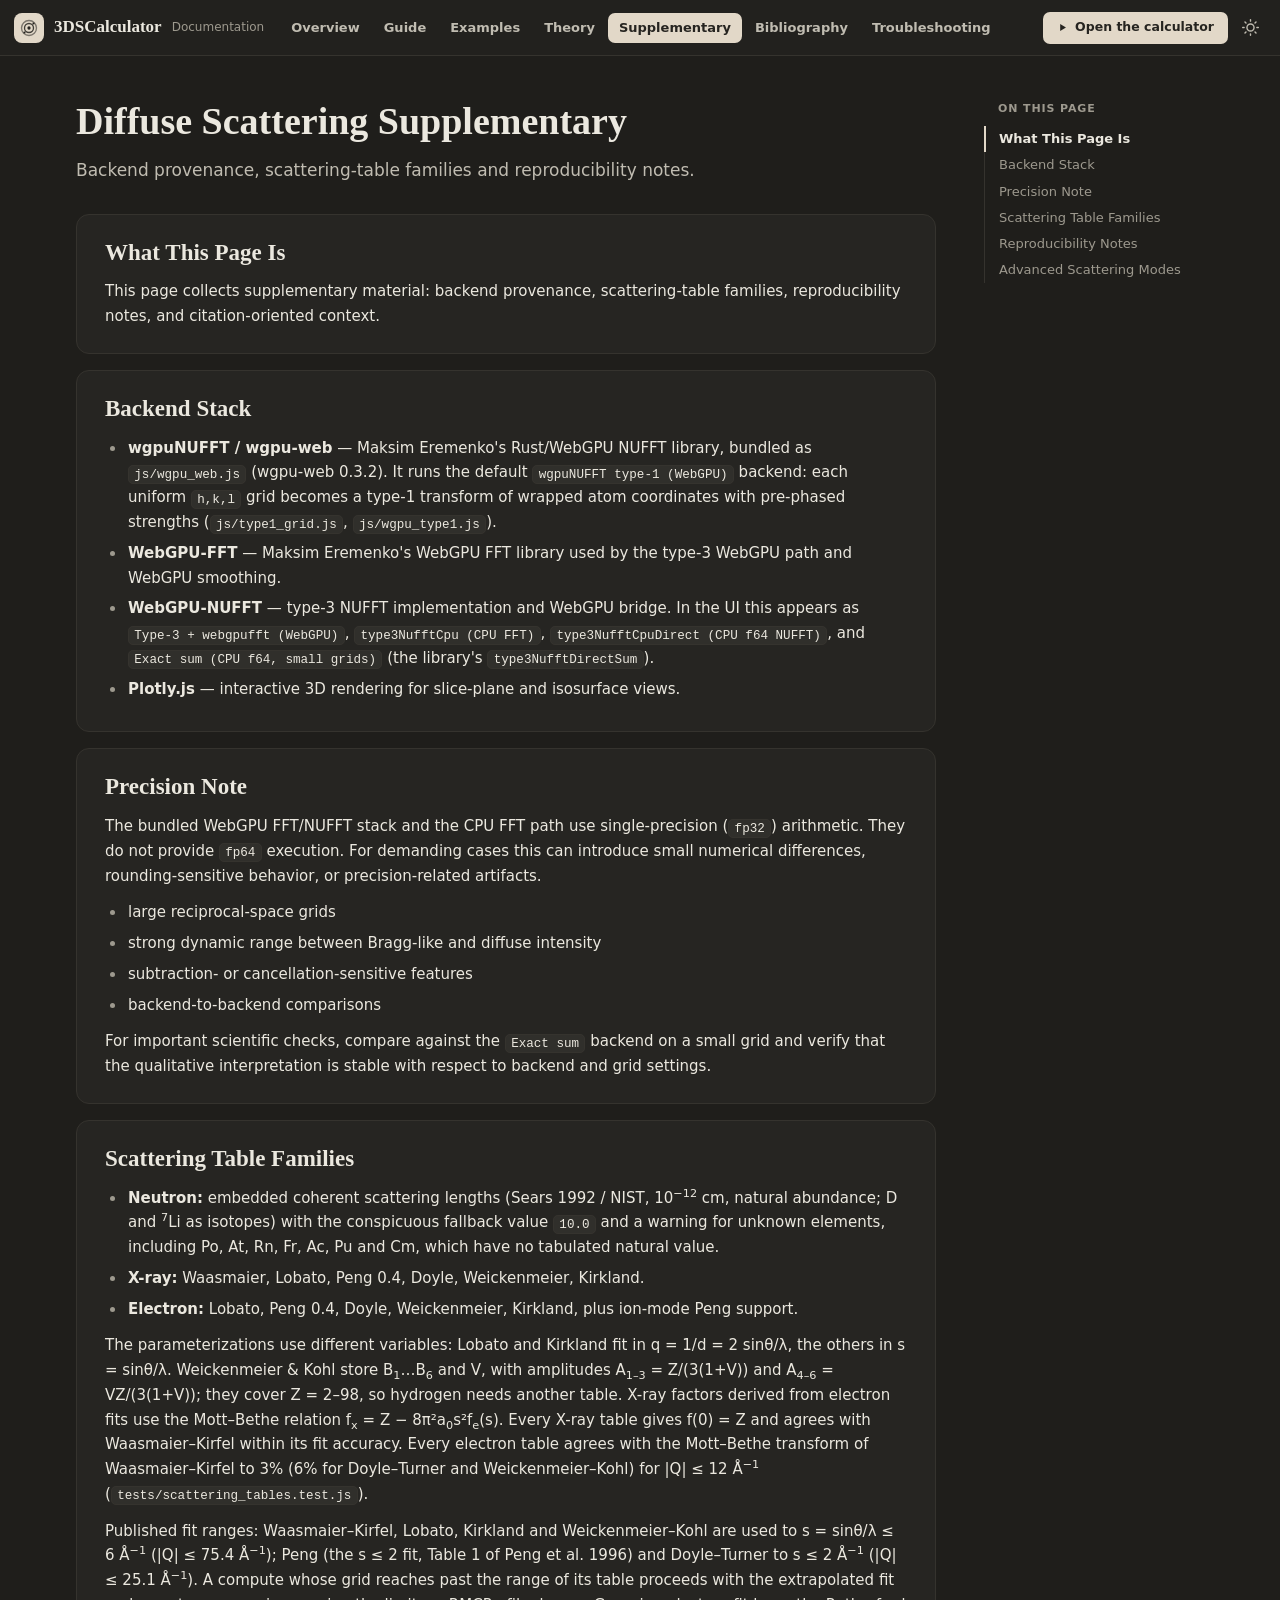
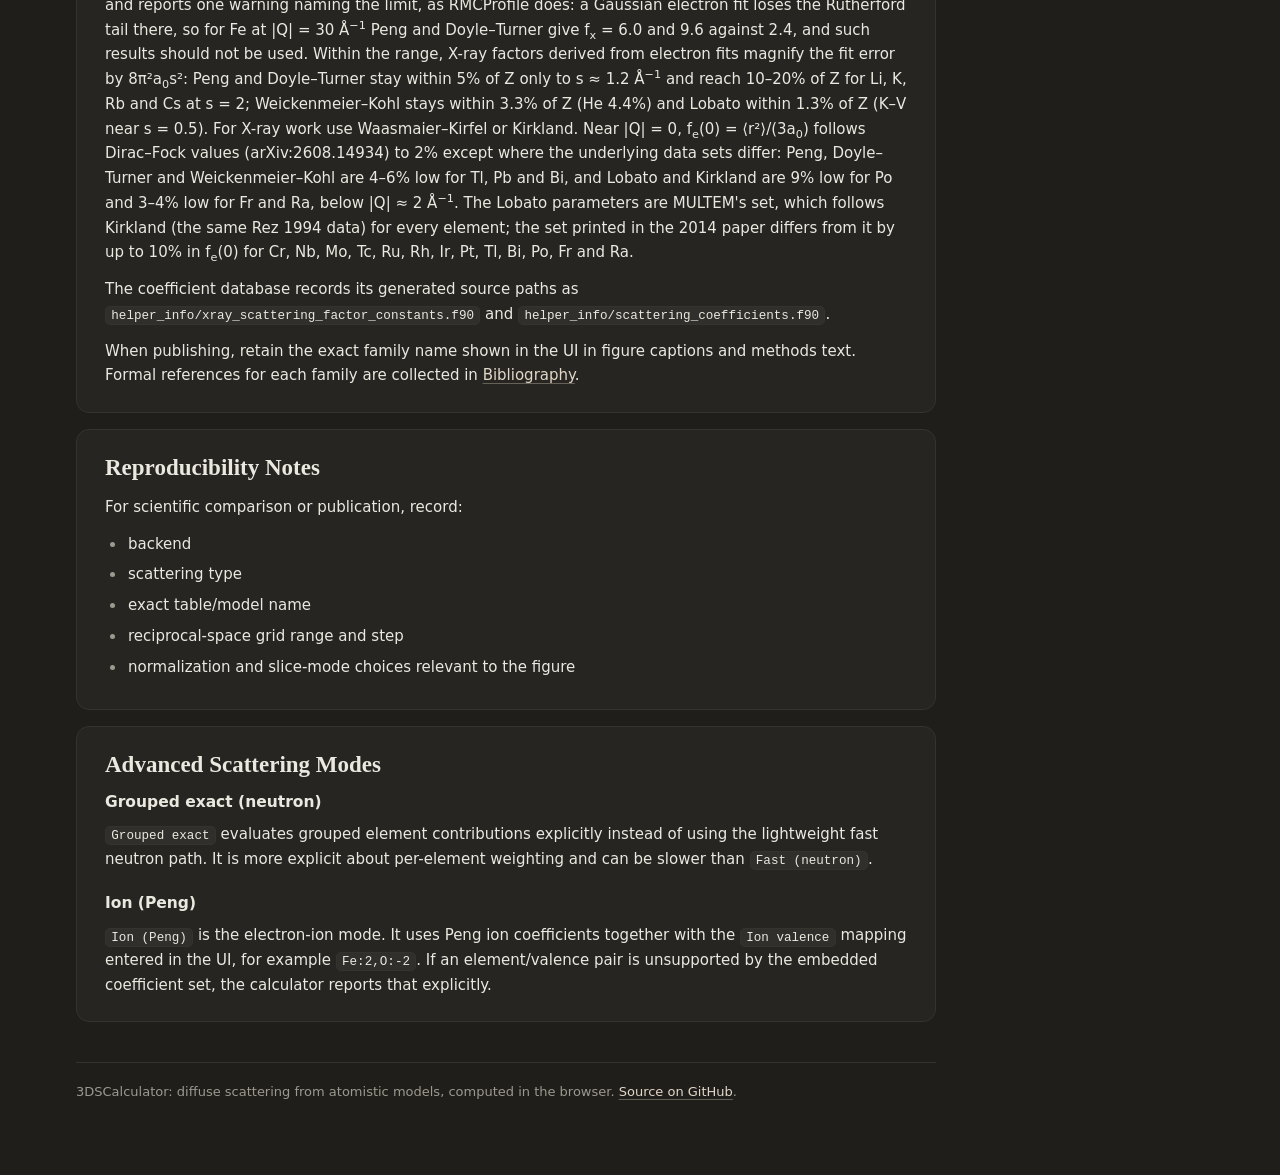
<file: docs/diffuse_scattering_supplementary.html>
<!DOCTYPE html>
<html lang="en">
<head>
<meta charset="UTF-8">
<meta name="viewport" content="width=device-width, initial-scale=1">
<title>Diffuse Scattering Supplementary · 3DSCalculator</title>
<meta name="color-scheme" content="dark light">
<link rel="icon" href="data:image/svg+xml,%3Csvg xmlns='http://www.w3.org/2000/svg' viewBox='0 0 32 32'%3E%3Crect width='32' height='32' rx='8' fill='%23e2d8c8'/%3E%3Ccircle cx='16' cy='16' r='3' fill='%232a2825'/%3E%3Ccircle cx='16' cy='16' r='8' fill='none' stroke='%232a2825' stroke-width='2' opacity='.8'/%3E%3C/svg%3E">
<script>try{if(localStorage.getItem("ds-theme")==="light")document.documentElement.setAttribute("data-theme","light");}catch(_){}</script>
<link rel="stylesheet" href="docs.css">
</head>
<body>
<header class="topbar">
  <a class="brand" href="index.html" aria-label="3DSCalculator documentation">
    <span class="brand-logo" aria-hidden="true"><svg width="18" height="18" viewBox="0 0 24 24" fill="none" stroke="currentColor" stroke-width="1.8"><circle cx="12" cy="12" r="2.2" fill="currentColor" stroke="none"/><circle cx="12" cy="12" r="6" opacity=".85"/><circle cx="12" cy="12" r="10" opacity=".55"/><circle cx="18" cy="6" r="1.4" fill="currentColor" stroke="none"/><circle cx="6" cy="18" r="1.4" fill="currentColor" stroke="none"/></svg></span>
    <span class="brand-name">3DSCalculator</span>
    <span class="brand-sub">Documentation</span>
  </a>
  <nav class="docnav" aria-label="Documentation pages">
    <a href="index.html">Overview</a>
    <a href="diffuse_scattering.html">Guide</a>
    <a href="diffuse_scattering_examples.html">Examples</a>
    <a href="diffuse_scattering_theory.html">Theory</a>
    <a href="diffuse_scattering_supplementary.html" aria-current="page">Supplementary</a>
    <a href="diffuse_scattering_bibliography.html">Bibliography</a>
    <a href="diffuse_scattering_troubleshooting.html">Troubleshooting</a>
  </nav>
  <div class="top-actions">
    <a class="btn" href="../index.html"><svg width="11" height="11" viewBox="0 0 24 24" fill="currentColor" aria-hidden="true"><path d="M7 4.5v15l12.5-7.5z"/></svg><span>Open<span class="hide-sm"> the calculator</span></span></a>
    <button class="icon-btn" id="themeToggle" type="button" aria-label="Switch between the light and dark themes" title="Light or dark theme">
      <svg class="i-sun" aria-hidden="true" width="17" height="17" viewBox="0 0 24 24" fill="none" stroke="currentColor" stroke-width="2" stroke-linecap="round" stroke-linejoin="round"><circle cx="12" cy="12" r="5"/><line x1="12" y1="1" x2="12" y2="3"/><line x1="12" y1="21" x2="12" y2="23"/><line x1="4.22" y1="4.22" x2="5.64" y2="5.64"/><line x1="18.36" y1="18.36" x2="19.78" y2="19.78"/><line x1="1" y1="12" x2="3" y2="12"/><line x1="21" y1="12" x2="23" y2="12"/><line x1="4.22" y1="19.78" x2="5.64" y2="18.36"/><line x1="18.36" y1="5.64" x2="19.78" y2="4.22"/></svg>
      <svg class="i-moon" aria-hidden="true" width="17" height="17" viewBox="0 0 24 24" fill="none" stroke="currentColor" stroke-width="2" stroke-linecap="round" stroke-linejoin="round"><path d="M21 12.79A9 9 0 1111.21 3 7 7 0 0021 12.79z"/></svg>
    </button>
  </div>
</header>
<div class="page">
  <div class="doc">
    <header class="page-head">
      <h1>Diffuse Scattering Supplementary</h1>
      <p class="lead">Backend provenance, scattering-table families and reproducibility notes.</p>
    </header>
    <main>

<section>
  <h2>What This Page Is</h2>
  <p>This page collects supplementary material: backend provenance, scattering-table families, reproducibility notes, and citation-oriented context.</p>
</section>
<section>
  <h2>Backend Stack</h2>
  <ul>
    <li><strong>wgpuNUFFT / wgpu-web</strong> — Maksim Eremenko's Rust/WebGPU NUFFT library, bundled as <code>js/wgpu_web.js</code> (wgpu-web 0.3.2). It runs the default <code>wgpuNUFFT type-1 (WebGPU)</code> backend: each uniform <code>h,k,l</code> grid becomes a type-1 transform of wrapped atom coordinates with pre-phased strengths (<code>js/type1_grid.js</code>, <code>js/wgpu_type1.js</code>).</li>
    <li><strong>WebGPU-FFT</strong> — Maksim Eremenko's WebGPU FFT library used by the type-3 WebGPU path and WebGPU smoothing.</li>
    <li><strong>WebGPU-NUFFT</strong> — type-3 NUFFT implementation and WebGPU bridge. In the UI this appears as <code>Type-3 + webgpufft (WebGPU)</code>, <code>type3NufftCpu (CPU FFT)</code>, <code>type3NufftCpuDirect (CPU f64 NUFFT)</code>, and <code>Exact sum (CPU f64, small grids)</code> (the library's <code>type3NufftDirectSum</code>).</li>
    <li><strong>Plotly.js</strong> — interactive 3D rendering for slice-plane and isosurface views.</li>
  </ul>
</section>
<section>
  <h2>Precision Note</h2>
  <p>The bundled WebGPU FFT/NUFFT stack and the CPU FFT path use single-precision (<code>fp32</code>) arithmetic. They do not provide <code>fp64</code> execution. For demanding cases this can introduce small numerical differences, rounding-sensitive behavior, or precision-related artifacts.</p>
  <ul>
    <li>large reciprocal-space grids</li>
    <li>strong dynamic range between Bragg-like and diffuse intensity</li>
    <li>subtraction- or cancellation-sensitive features</li>
    <li>backend-to-backend comparisons</li>
  </ul>
  <p>For important scientific checks, compare against the <code>Exact sum</code> backend on a small grid and verify that the qualitative interpretation is stable with respect to backend and grid settings.</p>
</section>
<section>
  <h2>Scattering Table Families</h2>
  <ul>
    <li><strong>Neutron:</strong> embedded coherent scattering lengths (Sears 1992 / NIST, 10<sup>&minus;12</sup> cm, natural abundance; D and <sup>7</sup>Li as isotopes) with the conspicuous fallback value <code>10.0</code> and a warning for unknown elements, including Po, At, Rn, Fr, Ac, Pu and Cm, which have no tabulated natural value.</li>
    <li><strong>X-ray:</strong> Waasmaier, Lobato, Peng 0.4, Doyle, Weickenmeier, Kirkland.</li>
    <li><strong>Electron:</strong> Lobato, Peng 0.4, Doyle, Weickenmeier, Kirkland, plus ion-mode Peng support.</li>
  </ul>
  <p>The parameterizations use different variables: Lobato and Kirkland fit in q = 1/d = 2 sin&theta;/&lambda;, the others in s = sin&theta;/&lambda;. Weickenmeier &amp; Kohl store B<sub>1</sub>&hellip;B<sub>6</sub> and V, with amplitudes A<sub>1&ndash;3</sub> = Z/(3(1+V)) and A<sub>4&ndash;6</sub> = VZ/(3(1+V)); they cover Z = 2&ndash;98, so hydrogen needs another table. X-ray factors derived from electron fits use the Mott&ndash;Bethe relation f<sub>x</sub> = Z &minus; 8&pi;&sup2;a<sub>0</sub>s&sup2;f<sub>e</sub>(s). Every X-ray table gives f(0) = Z and agrees with Waasmaier&ndash;Kirfel within its fit accuracy. Every electron table agrees with the Mott&ndash;Bethe transform of Waasmaier&ndash;Kirfel to 3% (6% for Doyle&ndash;Turner and Weickenmeier&ndash;Kohl) for |Q| &le; 12 &Aring;<sup>&minus;1</sup> (<code>tests/scattering_tables.test.js</code>).</p>
  <p>Published fit ranges: Waasmaier&ndash;Kirfel, Lobato, Kirkland and Weickenmeier&ndash;Kohl are used to s = sin&theta;/&lambda; &le; 6 &Aring;<sup>&minus;1</sup> (|Q| &le; 75.4 &Aring;<sup>&minus;1</sup>); Peng (the s &le; 2 fit, Table 1 of Peng et al. 1996) and Doyle&ndash;Turner to s &le; 2 &Aring;<sup>&minus;1</sup> (|Q| &le; 25.1 &Aring;<sup>&minus;1</sup>). A compute whose grid reaches past the range of its table proceeds with the extrapolated fit and reports one warning naming the limit, as RMCProfile does: a Gaussian electron fit loses the Rutherford tail there, so for Fe at |Q| = 30 &Aring;<sup>&minus;1</sup> Peng and Doyle&ndash;Turner give f<sub>x</sub> = 6.0 and 9.6 against 2.4, and such results should not be used. Within the range, X-ray factors derived from electron fits magnify the fit error by 8&pi;&sup2;a<sub>0</sub>s&sup2;: Peng and Doyle&ndash;Turner stay within 5% of Z only to s &asymp; 1.2 &Aring;<sup>&minus;1</sup> and reach 10&ndash;20% of Z for Li, K, Rb and Cs at s = 2; Weickenmeier&ndash;Kohl stays within 3.3% of Z (He 4.4%) and Lobato within 1.3% of Z (K&ndash;V near s = 0.5). For X-ray work use Waasmaier&ndash;Kirfel or Kirkland. Near |Q| = 0, f<sub>e</sub>(0) = &lang;r&sup2;&rang;/(3a<sub>0</sub>) follows Dirac&ndash;Fock values (arXiv:2608.14934) to 2% except where the underlying data sets differ: Peng, Doyle&ndash;Turner and Weickenmeier&ndash;Kohl are 4&ndash;6% low for Tl, Pb and Bi, and Lobato and Kirkland are 9% low for Po and 3&ndash;4% low for Fr and Ra, below |Q| &asymp; 2 &Aring;<sup>&minus;1</sup>. The Lobato parameters are MULTEM's set, which follows Kirkland (the same Rez 1994 data) for every element; the set printed in the 2014 paper differs from it by up to 10% in f<sub>e</sub>(0) for Cr, Nb, Mo, Tc, Ru, Rh, Ir, Pt, Tl, Bi, Po, Fr and Ra.</p>
  <p>The coefficient database records its generated source paths as <code>helper_info/xray_scattering_factor_constants.f90</code> and <code>helper_info/scattering_coefficients.f90</code>.</p>
  <p>When publishing, retain the exact family name shown in the UI in figure captions and methods text. Formal references for each family are collected in <a href="diffuse_scattering_bibliography.html">Bibliography</a>.</p>
</section>
<section>
  <h2>Reproducibility Notes</h2>
  <p>For scientific comparison or publication, record:</p>
  <ul>
    <li>backend</li>
    <li>scattering type</li>
    <li>exact table/model name</li>
    <li>reciprocal-space grid range and step</li>
    <li>normalization and slice-mode choices relevant to the figure</li>
  </ul>
</section>

<section>
  <h2>Advanced Scattering Modes</h2>
  <h3>Grouped exact (neutron)</h3>
  <p><code>Grouped exact</code> evaluates grouped element contributions explicitly instead of using the lightweight fast neutron path. It is more explicit about per-element weighting and can be slower than <code>Fast (neutron)</code>.</p>
  <h3>Ion (Peng)</h3>
  <p><code>Ion (Peng)</code> is the electron-ion mode. It uses Peng ion coefficients together with the <code>Ion valence</code> mapping entered in the UI, for example <code>Fe:2,O:-2</code>. If an element/valence pair is unsupported by the embedded coefficient set, the calculator reports that explicitly.</p>
</section>
    </main>
    <footer class="page-foot">
      <p>3DSCalculator: diffuse scattering from atomistic models, computed in the browser. <a href="https://github.com/MaximEremenko/3DSCalculator">Source on GitHub</a>.</p>
    </footer>
  </div>
</div>
<script src="docs.js"></script>
</body>
</html>
</file>
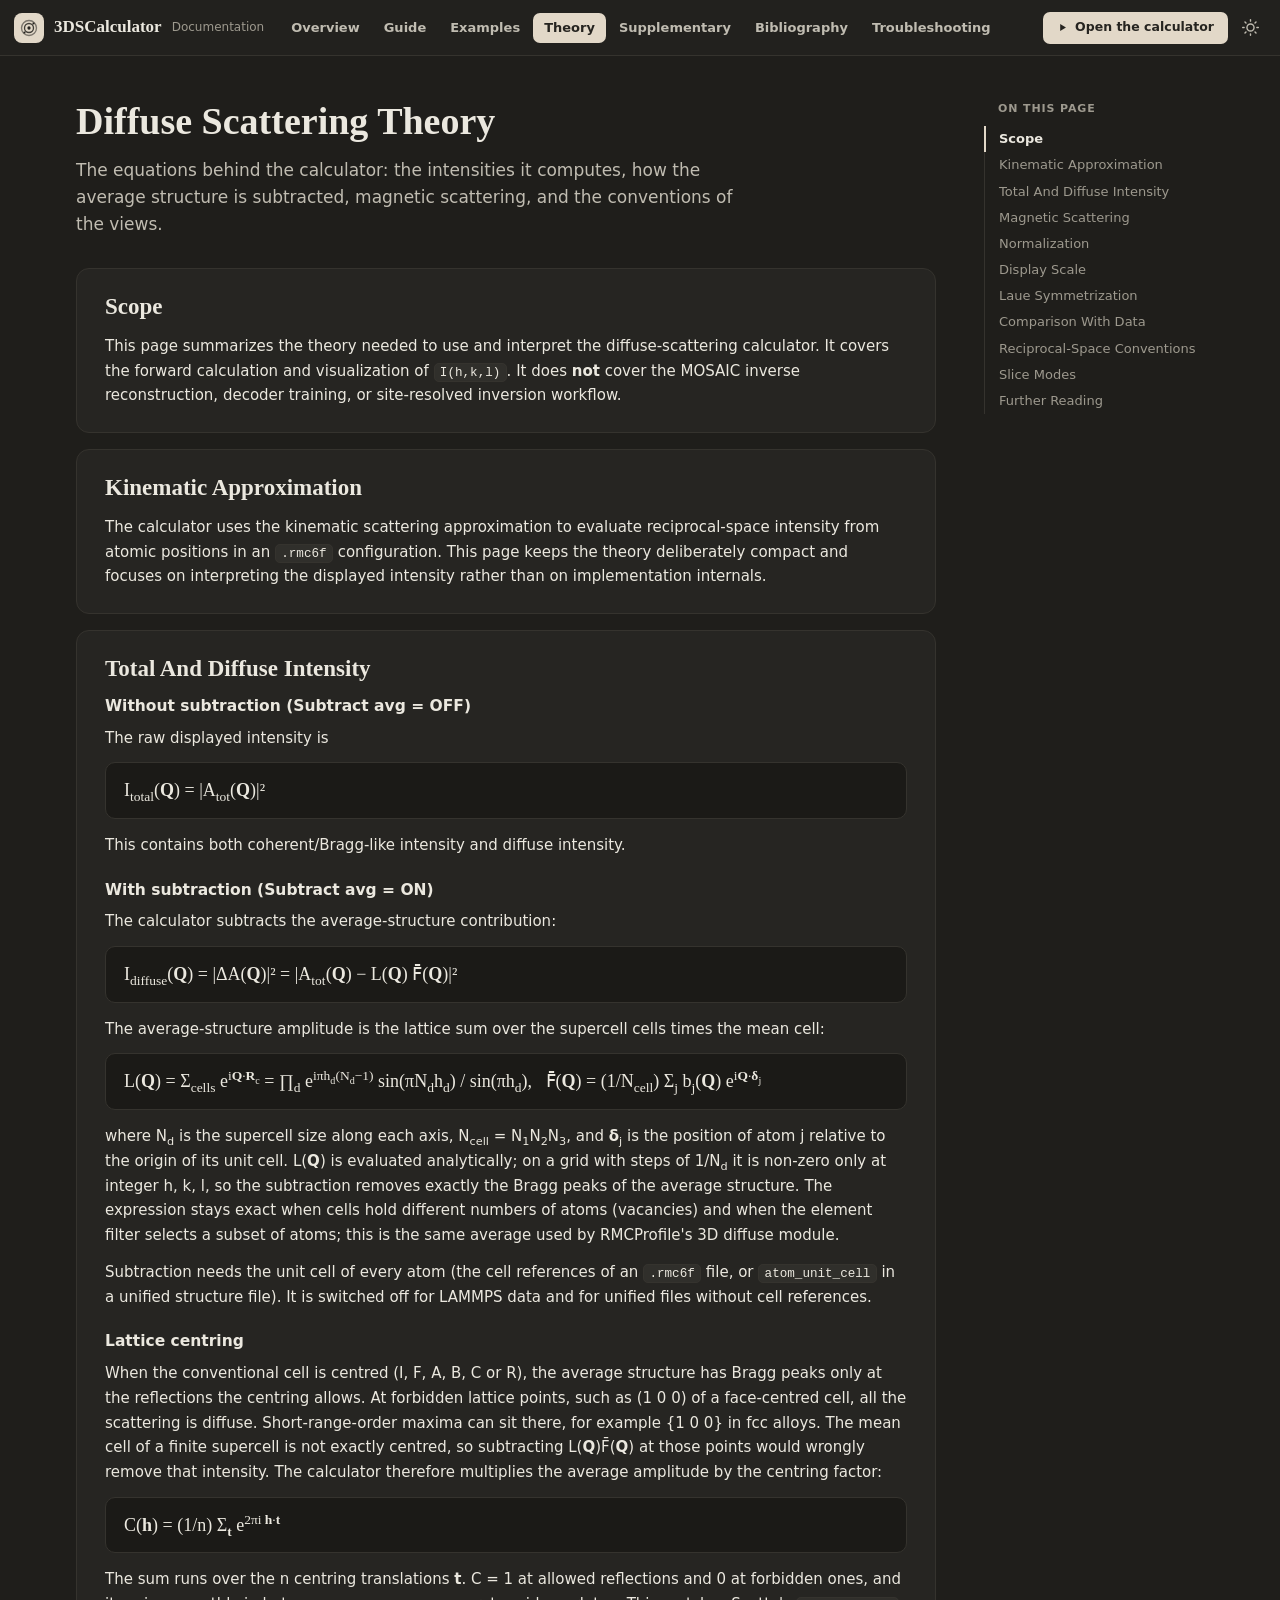
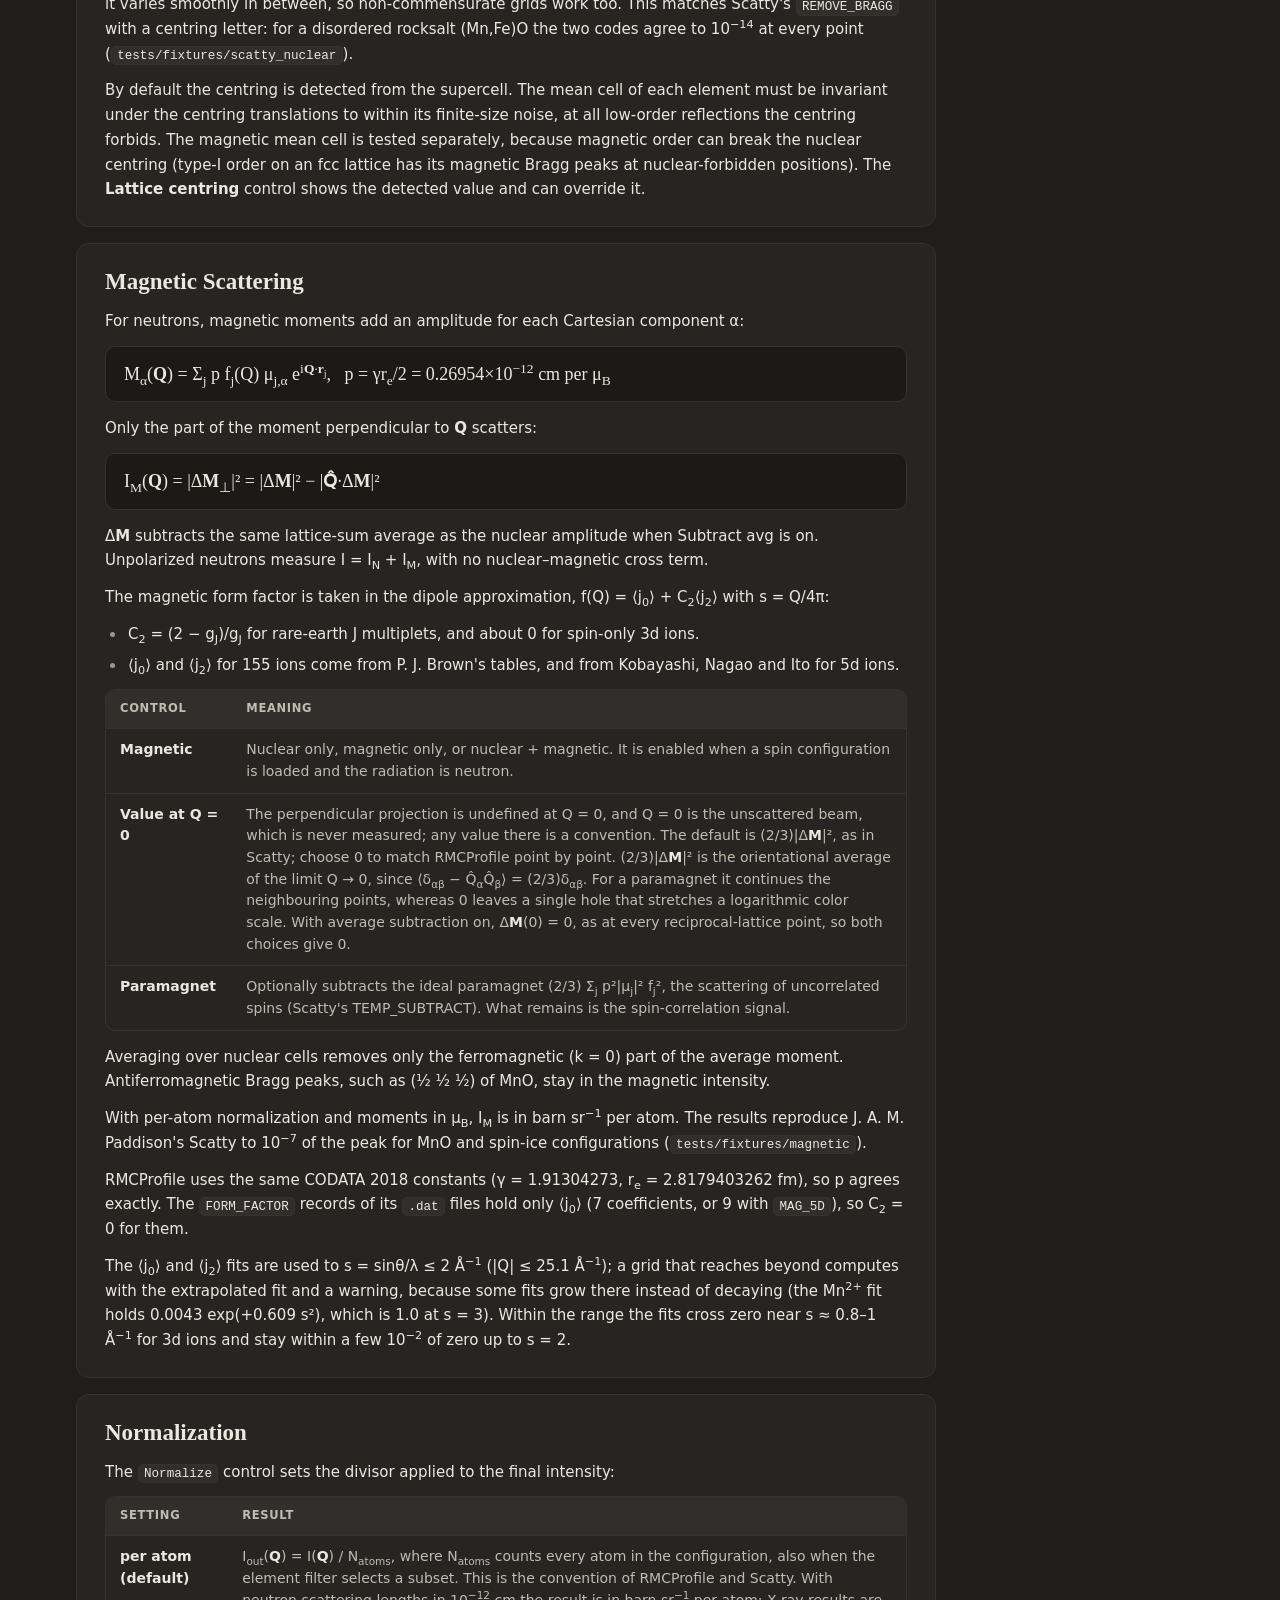
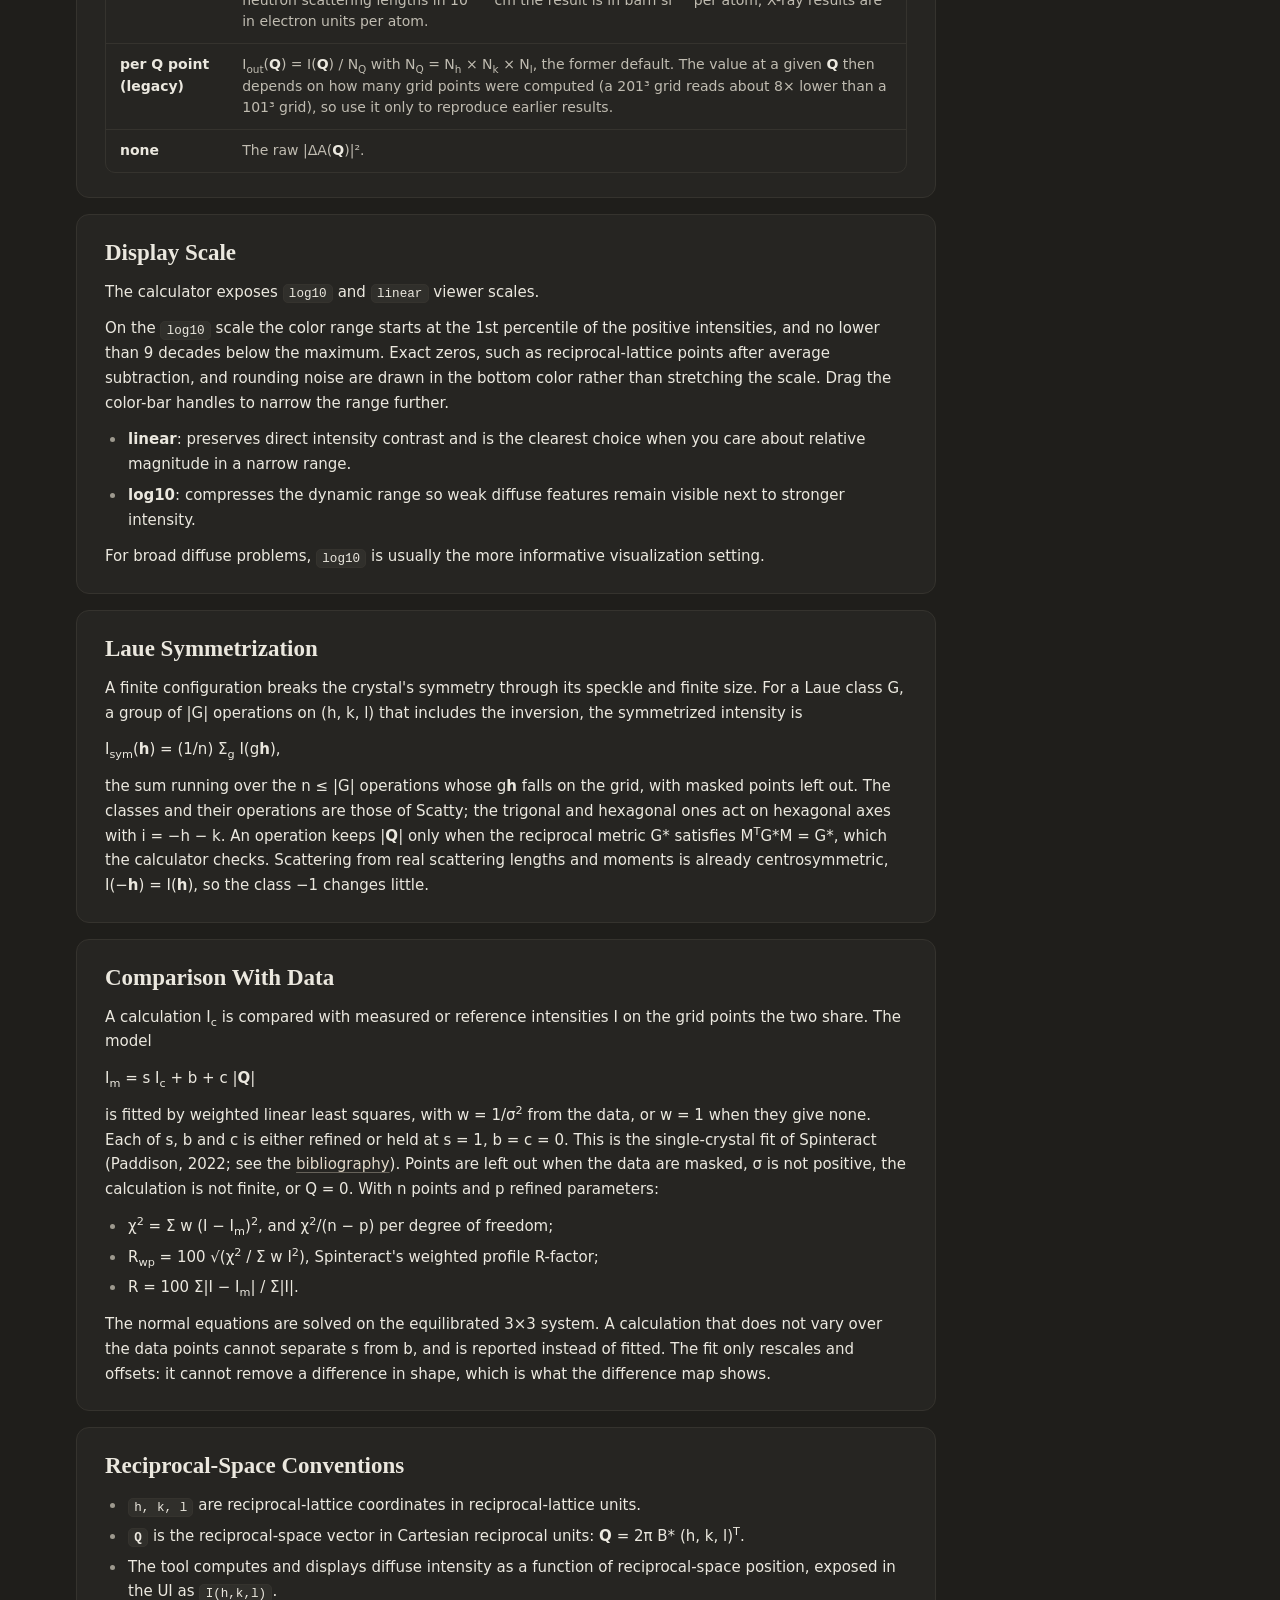
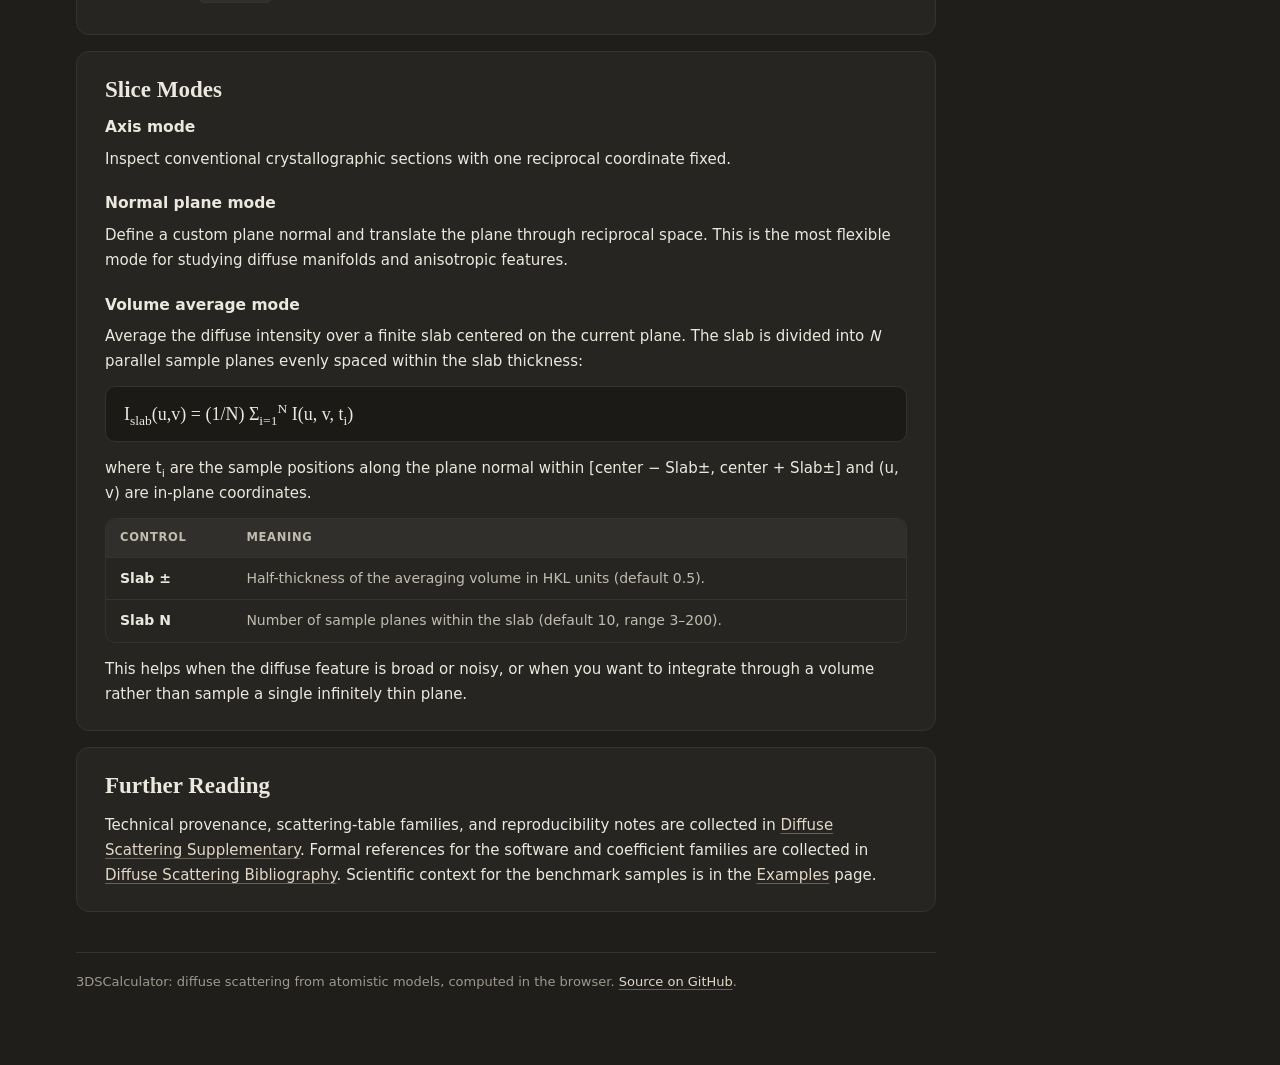
<file: docs/diffuse_scattering_theory.html>
<!DOCTYPE html>
<html lang="en">
<head>
<meta charset="UTF-8">
<meta name="viewport" content="width=device-width, initial-scale=1">
<title>Diffuse Scattering Theory · 3DSCalculator</title>
<meta name="color-scheme" content="dark light">
<link rel="icon" href="data:image/svg+xml,%3Csvg xmlns='http://www.w3.org/2000/svg' viewBox='0 0 32 32'%3E%3Crect width='32' height='32' rx='8' fill='%23e2d8c8'/%3E%3Ccircle cx='16' cy='16' r='3' fill='%232a2825'/%3E%3Ccircle cx='16' cy='16' r='8' fill='none' stroke='%232a2825' stroke-width='2' opacity='.8'/%3E%3C/svg%3E">
<script>try{if(localStorage.getItem("ds-theme")==="light")document.documentElement.setAttribute("data-theme","light");}catch(_){}</script>
<link rel="stylesheet" href="docs.css">
</head>
<body>
<header class="topbar">
  <a class="brand" href="index.html" aria-label="3DSCalculator documentation">
    <span class="brand-logo" aria-hidden="true"><svg width="18" height="18" viewBox="0 0 24 24" fill="none" stroke="currentColor" stroke-width="1.8"><circle cx="12" cy="12" r="2.2" fill="currentColor" stroke="none"/><circle cx="12" cy="12" r="6" opacity=".85"/><circle cx="12" cy="12" r="10" opacity=".55"/><circle cx="18" cy="6" r="1.4" fill="currentColor" stroke="none"/><circle cx="6" cy="18" r="1.4" fill="currentColor" stroke="none"/></svg></span>
    <span class="brand-name">3DSCalculator</span>
    <span class="brand-sub">Documentation</span>
  </a>
  <nav class="docnav" aria-label="Documentation pages">
    <a href="index.html">Overview</a>
    <a href="diffuse_scattering.html">Guide</a>
    <a href="diffuse_scattering_examples.html">Examples</a>
    <a href="diffuse_scattering_theory.html" aria-current="page">Theory</a>
    <a href="diffuse_scattering_supplementary.html">Supplementary</a>
    <a href="diffuse_scattering_bibliography.html">Bibliography</a>
    <a href="diffuse_scattering_troubleshooting.html">Troubleshooting</a>
  </nav>
  <div class="top-actions">
    <a class="btn" href="../index.html"><svg width="11" height="11" viewBox="0 0 24 24" fill="currentColor" aria-hidden="true"><path d="M7 4.5v15l12.5-7.5z"/></svg><span>Open<span class="hide-sm"> the calculator</span></span></a>
    <button class="icon-btn" id="themeToggle" type="button" aria-label="Switch between the light and dark themes" title="Light or dark theme">
      <svg class="i-sun" aria-hidden="true" width="17" height="17" viewBox="0 0 24 24" fill="none" stroke="currentColor" stroke-width="2" stroke-linecap="round" stroke-linejoin="round"><circle cx="12" cy="12" r="5"/><line x1="12" y1="1" x2="12" y2="3"/><line x1="12" y1="21" x2="12" y2="23"/><line x1="4.22" y1="4.22" x2="5.64" y2="5.64"/><line x1="18.36" y1="18.36" x2="19.78" y2="19.78"/><line x1="1" y1="12" x2="3" y2="12"/><line x1="21" y1="12" x2="23" y2="12"/><line x1="4.22" y1="19.78" x2="5.64" y2="18.36"/><line x1="18.36" y1="5.64" x2="19.78" y2="4.22"/></svg>
      <svg class="i-moon" aria-hidden="true" width="17" height="17" viewBox="0 0 24 24" fill="none" stroke="currentColor" stroke-width="2" stroke-linecap="round" stroke-linejoin="round"><path d="M21 12.79A9 9 0 1111.21 3 7 7 0 0021 12.79z"/></svg>
    </button>
  </div>
</header>
<div class="page">
  <div class="doc">
    <header class="page-head">
      <h1>Diffuse Scattering Theory</h1>
      <p class="lead">The equations behind the calculator: the intensities it computes, how the average structure is subtracted, magnetic scattering, and the conventions of the views.</p>
    </header>
    <main>

<section>
  <h2>Scope</h2>
  <p>This page summarizes the theory needed to use and interpret the diffuse-scattering calculator. It covers the forward calculation and visualization of <code>I(h,k,l)</code>. It does <strong>not</strong> cover the MOSAIC inverse reconstruction, decoder training, or site-resolved inversion workflow.</p>
</section>

<section>
  <h2>Kinematic Approximation</h2>
  <p>The calculator uses the kinematic scattering approximation to evaluate reciprocal-space intensity from atomic positions in an <code>.rmc6f</code> configuration. This page keeps the theory deliberately compact and focuses on interpreting the displayed intensity rather than on implementation internals.</p>
</section>

<section>
  <h2>Total And Diffuse Intensity</h2>
  <h3>Without subtraction (Subtract avg = OFF)</h3>
  <p>The raw displayed intensity is</p>
  <span class="eq">I<sub>total</sub>(<strong>Q</strong>) = |A<sub>tot</sub>(<strong>Q</strong>)|&sup2;</span>
  <p>This contains both coherent/Bragg-like intensity and diffuse intensity.</p>

  <h3>With subtraction (Subtract avg = ON)</h3>
  <p>The calculator subtracts the average-structure contribution:</p>
  <span class="eq">I<sub>diffuse</sub>(<strong>Q</strong>) = |&Delta;A(<strong>Q</strong>)|&sup2; = |A<sub>tot</sub>(<strong>Q</strong>) &minus; L(<strong>Q</strong>) F&#772;(<strong>Q</strong>)|&sup2;</span>
  <p>The average-structure amplitude is the lattice sum over the supercell cells times the mean cell:</p>
  <span class="eq">L(<strong>Q</strong>) = &Sigma;<sub>cells</sub> e<sup>i<strong>Q</strong>&middot;<strong>R</strong><sub>c</sub></sup> = &prod;<sub>d</sub> e<sup>i&pi;h<sub>d</sub>(N<sub>d</sub>&minus;1)</sup> sin(&pi;N<sub>d</sub>h<sub>d</sub>) / sin(&pi;h<sub>d</sub>), &nbsp; F&#772;(<strong>Q</strong>) = (1/N<sub>cell</sub>) &Sigma;<sub>j</sub> b<sub>j</sub>(<strong>Q</strong>) e<sup>i<strong>Q</strong>&middot;<strong>&delta;</strong><sub>j</sub></sup></span>
  <p>where N<sub>d</sub> is the supercell size along each axis, N<sub>cell</sub> = N<sub>1</sub>N<sub>2</sub>N<sub>3</sub>, and <strong>&delta;</strong><sub>j</sub> is the position of atom j relative to the origin of its unit cell. L(<strong>Q</strong>) is evaluated analytically; on a grid with steps of 1/N<sub>d</sub> it is non-zero only at integer h, k, l, so the subtraction removes exactly the Bragg peaks of the average structure. The expression stays exact when cells hold different numbers of atoms (vacancies) and when the element filter selects a subset of atoms; this is the same average used by RMCProfile's 3D diffuse module.</p>
  <p>Subtraction needs the unit cell of every atom (the cell references of an <code>.rmc6f</code> file, or <code>atom_unit_cell</code> in a unified structure file). It is switched off for LAMMPS data and for unified files without cell references.</p>
  <h3>Lattice centring</h3>
  <p>When the conventional cell is centred (I, F, A, B, C or R), the average structure has Bragg peaks only at the reflections the centring allows. At forbidden lattice points, such as (1 0 0) of a face-centred cell, all the scattering is diffuse. Short-range-order maxima can sit there, for example {1 0 0} in fcc alloys. The mean cell of a finite supercell is not exactly centred, so subtracting L(<strong>Q</strong>)F&#772;(<strong>Q</strong>) at those points would wrongly remove that intensity. The calculator therefore multiplies the average amplitude by the centring factor:</p>
  <span class="eq">C(<strong>h</strong>) = (1/n) &Sigma;<sub><strong>t</strong></sub> e<sup>2&pi;i <strong>h</strong>&middot;<strong>t</strong></sup></span>
  <p>The sum runs over the n centring translations <strong>t</strong>. C = 1 at allowed reflections and 0 at forbidden ones, and it varies smoothly in between, so non-commensurate grids work too. This matches Scatty's <code>REMOVE_BRAGG</code> with a centring letter: for a disordered rocksalt (Mn,Fe)O the two codes agree to 10<sup>&minus;14</sup> at every point (<code>tests/fixtures/scatty_nuclear</code>).</p>
  <p>By default the centring is detected from the supercell. The mean cell of each element must be invariant under the centring translations to within its finite-size noise, at all low-order reflections the centring forbids. The magnetic mean cell is tested separately, because magnetic order can break the nuclear centring (type-I order on an fcc lattice has its magnetic Bragg peaks at nuclear-forbidden positions). The <strong>Lattice centring</strong> control shows the detected value and can override it.</p>
</section>

<section>
  <h2>Magnetic Scattering</h2>
  <p>For neutrons, magnetic moments add an amplitude for each Cartesian component &alpha;:</p>
  <span class="eq">M<sub>&alpha;</sub>(<strong>Q</strong>) = &Sigma;<sub>j</sub> p f<sub>j</sub>(Q) &mu;<sub>j,&alpha;</sub> e<sup>i<strong>Q</strong>&middot;<strong>r</strong><sub>j</sub></sup>, &nbsp; p = &gamma;r<sub>e</sub>/2 = 0.26954&times;10<sup>&minus;12</sup> cm per &mu;<sub>B</sub></span>
  <p>Only the part of the moment perpendicular to <strong>Q</strong> scatters:</p>
  <span class="eq">I<sub>M</sub>(<strong>Q</strong>) = |&Delta;<strong>M</strong><sub>&perp;</sub>|&sup2; = |&Delta;<strong>M</strong>|&sup2; &minus; |<strong>Q&#770;</strong>&middot;&Delta;<strong>M</strong>|&sup2;</span>
  <p>&Delta;<strong>M</strong> subtracts the same lattice-sum average as the nuclear amplitude when Subtract avg is on. Unpolarized neutrons measure I = I<sub>N</sub> + I<sub>M</sub>, with no nuclear&ndash;magnetic cross term.</p>
  <p>The magnetic form factor is taken in the dipole approximation, f(Q) = &lang;j<sub>0</sub>&rang; + C<sub>2</sub>&lang;j<sub>2</sub>&rang; with s = Q/4&pi;:</p>
  <ul>
    <li>C<sub>2</sub> = (2 &minus; g<sub>J</sub>)/g<sub>J</sub> for rare-earth J multiplets, and about 0 for spin-only 3d ions.</li>
    <li>&lang;j<sub>0</sub>&rang; and &lang;j<sub>2</sub>&rang; for 155 ions come from P. J. Brown's tables, and from Kobayashi, Nagao and Ito for 5d ions.</li>
  </ul>
  <table>
    <tr><th>Control</th><th>Meaning</th></tr>
    <tr><td>Magnetic</td><td>Nuclear only, magnetic only, or nuclear + magnetic. It is enabled when a spin configuration is loaded and the radiation is neutron.</td></tr>
    <tr><td>Value at Q = 0</td><td>The perpendicular projection is undefined at Q = 0, and Q = 0 is the unscattered beam, which is never measured; any value there is a convention. The default is (2/3)|&Delta;<strong>M</strong>|&sup2;, as in Scatty; choose 0 to match RMCProfile point by point. (2/3)|&Delta;<strong>M</strong>|&sup2; is the orientational average of the limit Q &rarr; 0, since &lang;&delta;<sub>&alpha;&beta;</sub> &minus; Q&#770;<sub>&alpha;</sub>Q&#770;<sub>&beta;</sub>&rang; = (2/3)&delta;<sub>&alpha;&beta;</sub>. For a paramagnet it continues the neighbouring points, whereas 0 leaves a single hole that stretches a logarithmic color scale. With average subtraction on, &Delta;<strong>M</strong>(0) = 0, as at every reciprocal-lattice point, so both choices give 0.</td></tr>
    <tr><td>Paramagnet</td><td>Optionally subtracts the ideal paramagnet (2/3) &Sigma;<sub>j</sub> p&sup2;|&mu;<sub>j</sub>|&sup2; f<sub>j</sub>&sup2;, the scattering of uncorrelated spins (Scatty's TEMP_SUBTRACT). What remains is the spin-correlation signal.</td></tr>
  </table>
  <p>Averaging over nuclear cells removes only the ferromagnetic (k = 0) part of the average moment. Antiferromagnetic Bragg peaks, such as (&frac12; &frac12; &frac12;) of MnO, stay in the magnetic intensity.</p>
  <p>With per-atom normalization and moments in &mu;<sub>B</sub>, I<sub>M</sub> is in barn sr<sup>&minus;1</sup> per atom. The results reproduce J. A. M. Paddison's Scatty to 10<sup>&minus;7</sup> of the peak for MnO and spin-ice configurations (<code>tests/fixtures/magnetic</code>).</p>
  <p>RMCProfile uses the same CODATA 2018 constants (&gamma; = 1.91304273, r<sub>e</sub> = 2.8179403262 fm), so p agrees exactly. The <code>FORM_FACTOR</code> records of its <code>.dat</code> files hold only &lang;j<sub>0</sub>&rang; (7 coefficients, or 9 with <code>MAG_5D</code>), so C<sub>2</sub> = 0 for them.</p>
  <p>The &lang;j<sub>0</sub>&rang; and &lang;j<sub>2</sub>&rang; fits are used to s = sin&theta;/&lambda; &le; 2 &Aring;<sup>&minus;1</sup> (|Q| &le; 25.1 &Aring;<sup>&minus;1</sup>); a grid that reaches beyond computes with the extrapolated fit and a warning, because some fits grow there instead of decaying (the Mn<sup>2+</sup> fit holds 0.0043 exp(+0.609 s&sup2;), which is 1.0 at s = 3). Within the range the fits cross zero near s &asymp; 0.8&ndash;1 &Aring;<sup>&minus;1</sup> for 3d ions and stay within a few 10<sup>&minus;2</sup> of zero up to s = 2.</p>
</section>

<section>
  <h2>Normalization</h2>
  <p>The <code>Normalize</code> control sets the divisor applied to the final intensity:</p>
  <table>
    <tr><th>Setting</th><th>Result</th></tr>
    <tr><td>per atom (default)</td><td>I<sub>out</sub>(<strong>Q</strong>) = I(<strong>Q</strong>) / N<sub>atoms</sub>, where N<sub>atoms</sub> counts every atom in the configuration, also when the element filter selects a subset. This is the convention of RMCProfile and Scatty. With neutron scattering lengths in 10<sup>&minus;12</sup> cm the result is in barn&nbsp;sr<sup>&minus;1</sup> per atom; X-ray results are in electron units per atom.</td></tr>
    <tr><td>per Q point (legacy)</td><td>I<sub>out</sub>(<strong>Q</strong>) = I(<strong>Q</strong>) / N<sub>Q</sub> with N<sub>Q</sub> = N<sub>h</sub> &times; N<sub>k</sub> &times; N<sub>l</sub>, the former default. The value at a given <strong>Q</strong> then depends on how many grid points were computed (a 201&sup3; grid reads about 8&times; lower than a 101&sup3; grid), so use it only to reproduce earlier results.</td></tr>
    <tr><td>none</td><td>The raw |&Delta;A(<strong>Q</strong>)|&sup2;.</td></tr>
  </table>
</section>


<section>
  <h2>Display Scale</h2>
  <p>The calculator exposes <code>log10</code> and <code>linear</code> viewer scales.</p>
  <p>On the <code>log10</code> scale the color range starts at the 1st percentile of the positive intensities, and no lower than 9 decades below the maximum. Exact zeros, such as reciprocal-lattice points after average subtraction, and rounding noise are drawn in the bottom color rather than stretching the scale. Drag the color-bar handles to narrow the range further.</p>
  <ul>
    <li><strong>linear</strong>: preserves direct intensity contrast and is the clearest choice when you care about relative magnitude in a narrow range.</li>
    <li><strong>log10</strong>: compresses the dynamic range so weak diffuse features remain visible next to stronger intensity.</li>
  </ul>
  <p>For broad diffuse problems, <code>log10</code> is usually the more informative visualization setting.</p>
</section>

<section id="laue">
  <h2>Laue Symmetrization</h2>
  <p>A finite configuration breaks the crystal's symmetry through its speckle and finite size. For a Laue class G, a group of |G| operations on (h, k, l) that includes the inversion, the symmetrized intensity is</p>
  <p>I<sub>sym</sub>(<strong>h</strong>) = (1/n) &Sigma;<sub>g</sub> I(g<strong>h</strong>),</p>
  <p>the sum running over the n &le; |G| operations whose g<strong>h</strong> falls on the grid, with masked points left out. The classes and their operations are those of Scatty; the trigonal and hexagonal ones act on hexagonal axes with i = &minus;h &minus; k. An operation keeps |<strong>Q</strong>| only when the reciprocal metric G* satisfies M<sup>T</sup>G*M = G*, which the calculator checks. Scattering from real scattering lengths and moments is already centrosymmetric, I(&minus;<strong>h</strong>) = I(<strong>h</strong>), so the class &minus;1 changes little.</p>
</section>

<section id="comparison">
  <h2>Comparison With Data</h2>
  <p>A calculation I<sub>c</sub> is compared with measured or reference intensities I on the grid points the two share. The model</p>
  <p>I<sub>m</sub> = s I<sub>c</sub> + b + c |<strong>Q</strong>|</p>
  <p>is fitted by weighted linear least squares, with w = 1/&sigma;<sup>2</sup> from the data, or w = 1 when they give none. Each of s, b and c is either refined or held at s = 1, b = c = 0. This is the single-crystal fit of Spinteract (Paddison, 2022; see the <a href="diffuse_scattering_bibliography.html">bibliography</a>). Points are left out when the data are masked, &sigma; is not positive, the calculation is not finite, or Q = 0. With n points and p refined parameters:</p>
  <ul>
    <li>&chi;<sup>2</sup> = &Sigma; w (I &minus; I<sub>m</sub>)<sup>2</sup>, and &chi;<sup>2</sup>/(n &minus; p) per degree of freedom;</li>
    <li>R<sub>wp</sub> = 100 &radic;(&chi;<sup>2</sup> / &Sigma; w I<sup>2</sup>), Spinteract's weighted profile R-factor;</li>
    <li>R = 100 &Sigma;|I &minus; I<sub>m</sub>| / &Sigma;|I|.</li>
  </ul>
  <p>The normal equations are solved on the equilibrated 3&times;3 system. A calculation that does not vary over the data points cannot separate s from b, and is reported instead of fitted. The fit only rescales and offsets: it cannot remove a difference in shape, which is what the difference map shows.</p>
</section>

<section>
  <h2>Reciprocal-Space Conventions</h2>
  <ul>
    <li><code>h, k, l</code> are reciprocal-lattice coordinates in reciprocal-lattice units.</li>
    <li><code><strong>Q</strong></code> is the reciprocal-space vector in Cartesian reciprocal units: <strong>Q</strong> = 2&pi; B* (h, k, l)<sup>T</sup>.</li>
    <li>The tool computes and displays diffuse intensity as a function of reciprocal-space position, exposed in the UI as <code>I(h,k,l)</code>.</li>
  </ul>
</section>

<section>
  <h2>Slice Modes</h2>

  <h3>Axis mode</h3>
  <p>Inspect conventional crystallographic sections with one reciprocal coordinate fixed.</p>

  <h3>Normal plane mode</h3>
  <p>Define a custom plane normal and translate the plane through reciprocal space. This is the most flexible mode for studying diffuse manifolds and anisotropic features.</p>

  <h3>Volume average mode</h3>
  <p>Average the diffuse intensity over a finite slab centered on the current plane. The slab is divided into <em>N</em> parallel sample planes evenly spaced within the slab thickness:</p>
  <span class="eq">I<sub>slab</sub>(u,v) = (1/N) &Sigma;<sub>i=1</sub><sup>N</sup> I(u, v, t<sub>i</sub>)</span>
  <p>where t<sub>i</sub> are the sample positions along the plane normal within [center &minus; Slab&plusmn;, center + Slab&plusmn;] and (u, v) are in-plane coordinates.</p>
  <table>
    <tr><th>Control</th><th>Meaning</th></tr>
    <tr><td>Slab &plusmn;</td><td>Half-thickness of the averaging volume in HKL units (default 0.5).</td></tr>
    <tr><td>Slab N</td><td>Number of sample planes within the slab (default 10, range 3&ndash;200).</td></tr>
  </table>
  <p>This helps when the diffuse feature is broad or noisy, or when you want to integrate through a volume rather than sample a single infinitely thin plane.</p>
</section>

<section>
  <h2>Further Reading</h2>
  <p>Technical provenance, scattering-table families, and reproducibility notes are collected in <a href="diffuse_scattering_supplementary.html">Diffuse Scattering Supplementary</a>. Formal references for the software and coefficient families are collected in <a href="diffuse_scattering_bibliography.html">Diffuse Scattering Bibliography</a>. Scientific context for the benchmark samples is in the <a href="diffuse_scattering_examples.html">Examples</a> page.</p>
</section>
    </main>
    <footer class="page-foot">
      <p>3DSCalculator: diffuse scattering from atomistic models, computed in the browser. <a href="https://github.com/MaximEremenko/3DSCalculator">Source on GitHub</a>.</p>
    </footer>
  </div>
</div>
<script src="docs.js"></script>
</body>
</html>
</file>
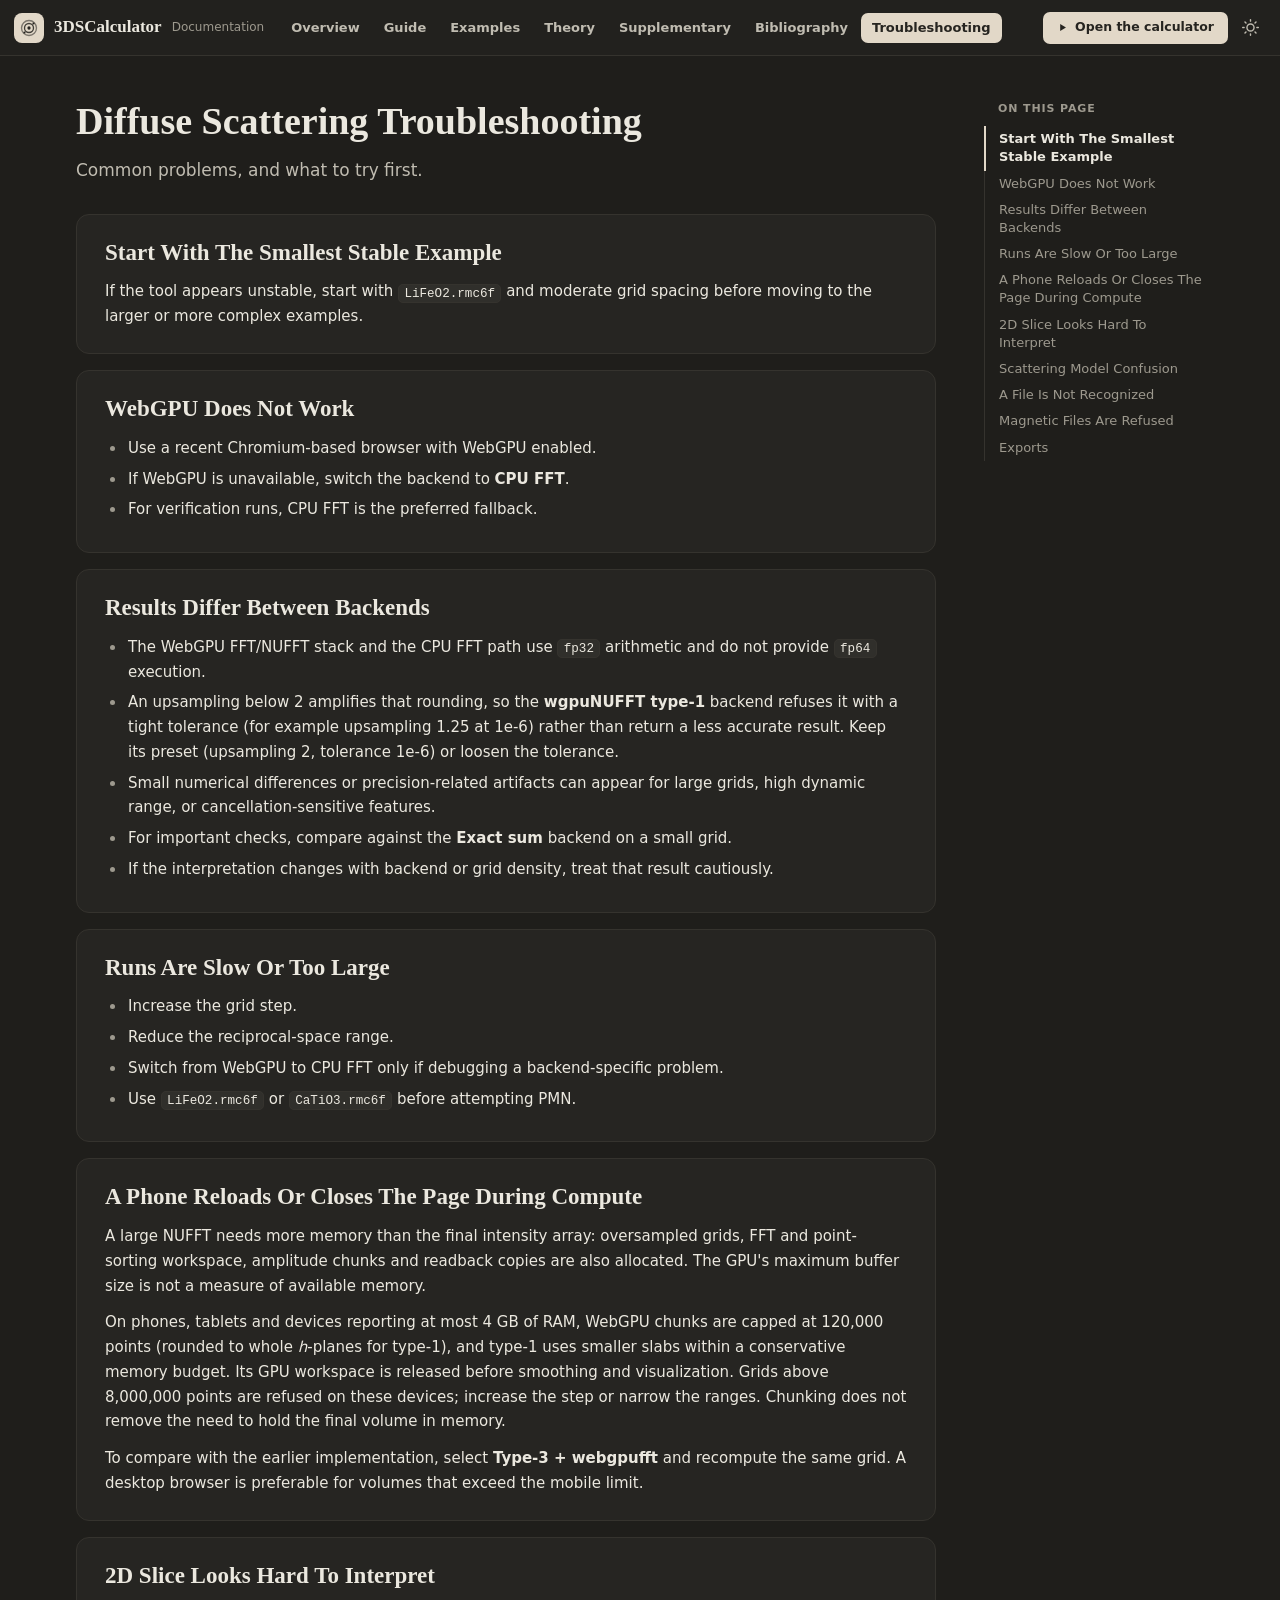
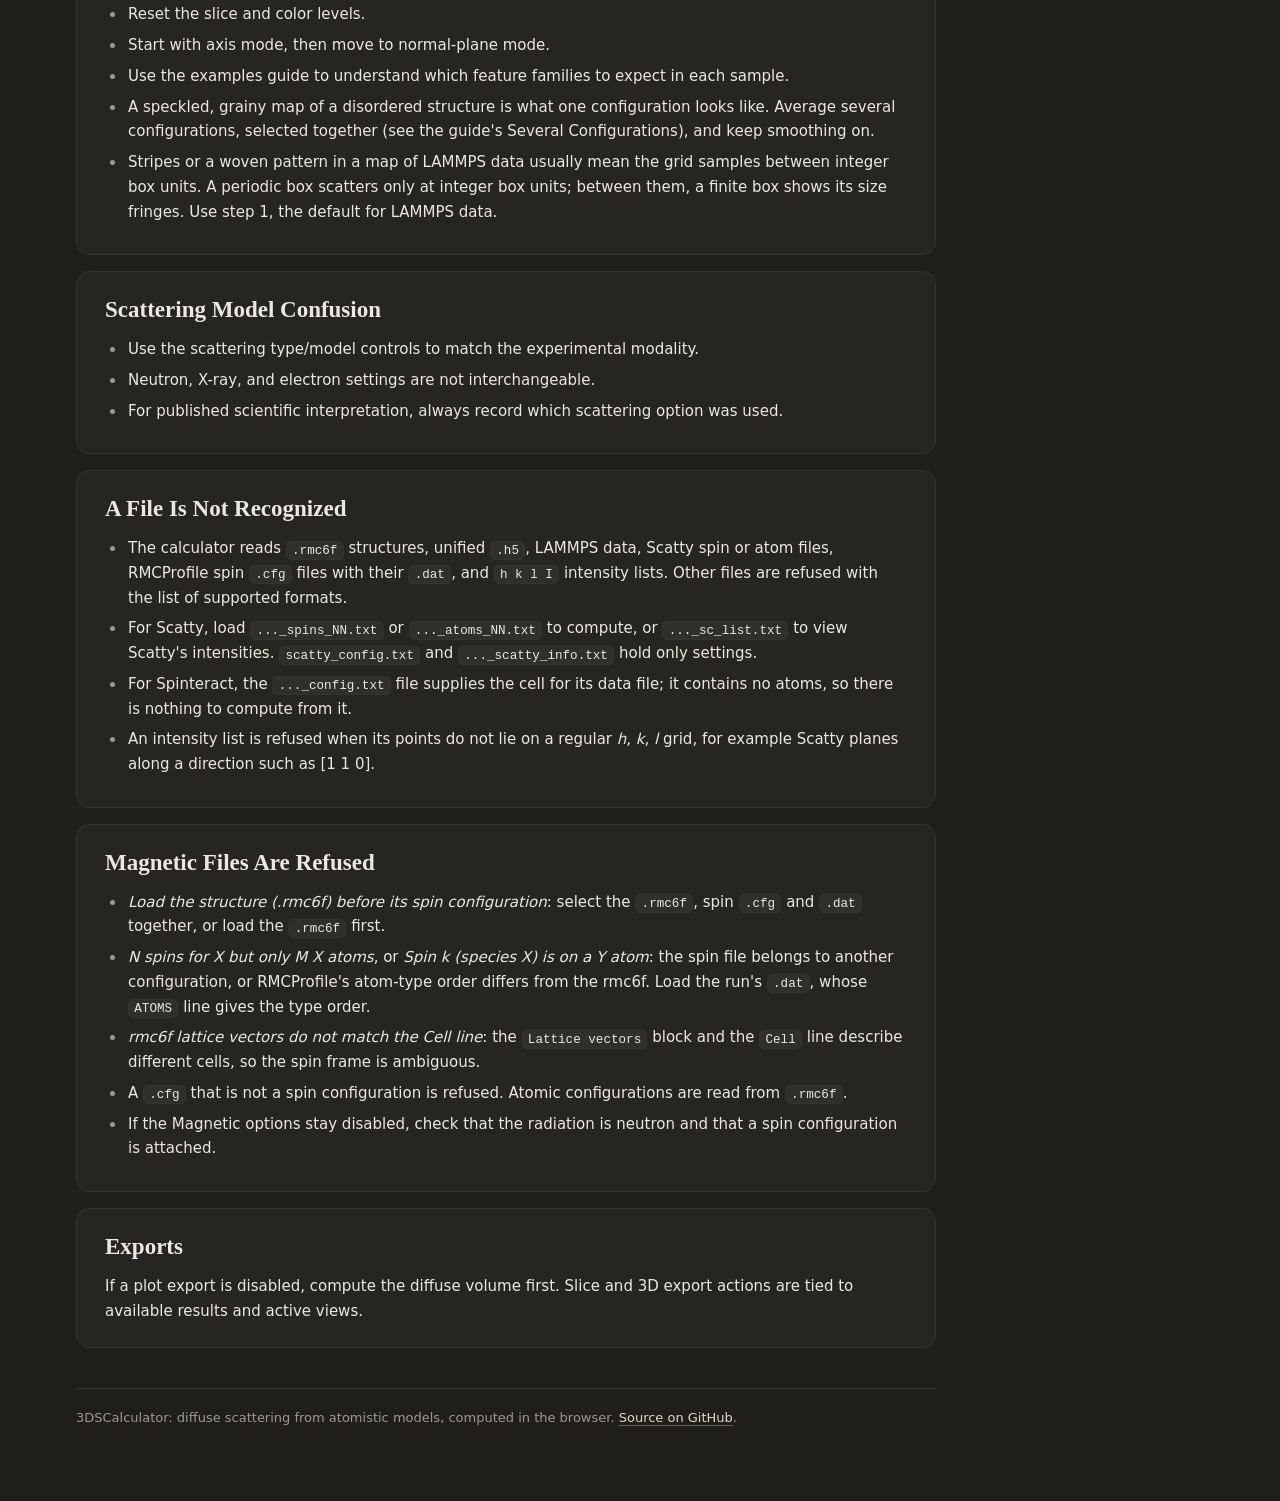
<file: docs/diffuse_scattering_troubleshooting.html>
<!DOCTYPE html>
<html lang="en">
<head>
<meta charset="UTF-8">
<meta name="viewport" content="width=device-width, initial-scale=1">
<title>Diffuse Scattering Troubleshooting · 3DSCalculator</title>
<meta name="color-scheme" content="dark light">
<link rel="icon" href="data:image/svg+xml,%3Csvg xmlns='http://www.w3.org/2000/svg' viewBox='0 0 32 32'%3E%3Crect width='32' height='32' rx='8' fill='%23e2d8c8'/%3E%3Ccircle cx='16' cy='16' r='3' fill='%232a2825'/%3E%3Ccircle cx='16' cy='16' r='8' fill='none' stroke='%232a2825' stroke-width='2' opacity='.8'/%3E%3C/svg%3E">
<script>try{if(localStorage.getItem("ds-theme")==="light")document.documentElement.setAttribute("data-theme","light");}catch(_){}</script>
<link rel="stylesheet" href="docs.css">
</head>
<body>
<header class="topbar">
  <a class="brand" href="index.html" aria-label="3DSCalculator documentation">
    <span class="brand-logo" aria-hidden="true"><svg width="18" height="18" viewBox="0 0 24 24" fill="none" stroke="currentColor" stroke-width="1.8"><circle cx="12" cy="12" r="2.2" fill="currentColor" stroke="none"/><circle cx="12" cy="12" r="6" opacity=".85"/><circle cx="12" cy="12" r="10" opacity=".55"/><circle cx="18" cy="6" r="1.4" fill="currentColor" stroke="none"/><circle cx="6" cy="18" r="1.4" fill="currentColor" stroke="none"/></svg></span>
    <span class="brand-name">3DSCalculator</span>
    <span class="brand-sub">Documentation</span>
  </a>
  <nav class="docnav" aria-label="Documentation pages">
    <a href="index.html">Overview</a>
    <a href="diffuse_scattering.html">Guide</a>
    <a href="diffuse_scattering_examples.html">Examples</a>
    <a href="diffuse_scattering_theory.html">Theory</a>
    <a href="diffuse_scattering_supplementary.html">Supplementary</a>
    <a href="diffuse_scattering_bibliography.html">Bibliography</a>
    <a href="diffuse_scattering_troubleshooting.html" aria-current="page">Troubleshooting</a>
  </nav>
  <div class="top-actions">
    <a class="btn" href="../index.html"><svg width="11" height="11" viewBox="0 0 24 24" fill="currentColor" aria-hidden="true"><path d="M7 4.5v15l12.5-7.5z"/></svg><span>Open<span class="hide-sm"> the calculator</span></span></a>
    <button class="icon-btn" id="themeToggle" type="button" aria-label="Switch between the light and dark themes" title="Light or dark theme">
      <svg class="i-sun" aria-hidden="true" width="17" height="17" viewBox="0 0 24 24" fill="none" stroke="currentColor" stroke-width="2" stroke-linecap="round" stroke-linejoin="round"><circle cx="12" cy="12" r="5"/><line x1="12" y1="1" x2="12" y2="3"/><line x1="12" y1="21" x2="12" y2="23"/><line x1="4.22" y1="4.22" x2="5.64" y2="5.64"/><line x1="18.36" y1="18.36" x2="19.78" y2="19.78"/><line x1="1" y1="12" x2="3" y2="12"/><line x1="21" y1="12" x2="23" y2="12"/><line x1="4.22" y1="19.78" x2="5.64" y2="18.36"/><line x1="18.36" y1="5.64" x2="19.78" y2="4.22"/></svg>
      <svg class="i-moon" aria-hidden="true" width="17" height="17" viewBox="0 0 24 24" fill="none" stroke="currentColor" stroke-width="2" stroke-linecap="round" stroke-linejoin="round"><path d="M21 12.79A9 9 0 1111.21 3 7 7 0 0021 12.79z"/></svg>
    </button>
  </div>
</header>
<div class="page">
  <div class="doc">
    <header class="page-head">
      <h1>Diffuse Scattering Troubleshooting</h1>
      <p class="lead">Common problems, and what to try first.</p>
    </header>
    <main>

<section>
  <h2>Start With The Smallest Stable Example</h2>
  <p>If the tool appears unstable, start with <code>LiFeO2.rmc6f</code> and moderate grid spacing before moving to the larger or more complex examples.</p>
</section>
<section>
  <h2>WebGPU Does Not Work</h2>
  <ul>
    <li>Use a recent Chromium-based browser with WebGPU enabled.</li>
    <li>If WebGPU is unavailable, switch the backend to <strong>CPU FFT</strong>.</li>
    <li>For verification runs, CPU FFT is the preferred fallback.</li>
  </ul>
</section>
<section>
  <h2>Results Differ Between Backends</h2>
  <ul>
    <li>The WebGPU FFT/NUFFT stack and the CPU FFT path use <code>fp32</code> arithmetic and do not provide <code>fp64</code> execution.</li>
    <li>An upsampling below 2 amplifies that rounding, so the <strong>wgpuNUFFT type-1</strong> backend refuses it with a tight tolerance (for example upsampling 1.25 at 1e-6) rather than return a less accurate result. Keep its preset (upsampling 2, tolerance 1e-6) or loosen the tolerance.</li>
    <li>Small numerical differences or precision-related artifacts can appear for large grids, high dynamic range, or cancellation-sensitive features.</li>
    <li>For important checks, compare against the <strong>Exact sum</strong> backend on a small grid.</li>
    <li>If the interpretation changes with backend or grid density, treat that result cautiously.</li>
  </ul>
</section>
<section>
  <h2>Runs Are Slow Or Too Large</h2>
  <ul>
    <li>Increase the grid step.</li>
    <li>Reduce the reciprocal-space range.</li>
    <li>Switch from WebGPU to CPU FFT only if debugging a backend-specific problem.</li>
    <li>Use <code>LiFeO2.rmc6f</code> or <code>CaTiO3.rmc6f</code> before attempting PMN.</li>
  </ul>
</section>
<section>
  <h2>A Phone Reloads Or Closes The Page During Compute</h2>
  <p>A large NUFFT needs more memory than the final intensity array: oversampled grids, FFT and point-sorting workspace, amplitude chunks and readback copies are also allocated. The GPU's maximum buffer size is not a measure of available memory.</p>
  <p>On phones, tablets and devices reporting at most 4 GB of RAM, WebGPU chunks are capped at 120,000 points (rounded to whole <em>h</em>-planes for type-1), and type-1 uses smaller slabs within a conservative memory budget. Its GPU workspace is released before smoothing and visualization. Grids above 8,000,000 points are refused on these devices; increase the step or narrow the ranges. Chunking does not remove the need to hold the final volume in memory.</p>
  <p>To compare with the earlier implementation, select <strong>Type-3 + webgpufft</strong> and recompute the same grid. A desktop browser is preferable for volumes that exceed the mobile limit.</p>
</section>
<section>
  <h2>2D Slice Looks Hard To Interpret</h2>
  <ul>
    <li>Reset the slice and color levels.</li>
    <li>Start with axis mode, then move to normal-plane mode.</li>
    <li>Use the examples guide to understand which feature families to expect in each sample.</li>
    <li>A speckled, grainy map of a disordered structure is what one configuration looks like. Average several configurations, selected together (see the guide's Several Configurations), and keep smoothing on.</li>
    <li>Stripes or a woven pattern in a map of LAMMPS data usually mean the grid samples between integer box units. A periodic box scatters only at integer box units; between them, a finite box shows its size fringes. Use step 1, the default for LAMMPS data.</li>
  </ul>
</section>
<section>
  <h2>Scattering Model Confusion</h2>
  <ul>
    <li>Use the scattering type/model controls to match the experimental modality.</li>
    <li>Neutron, X-ray, and electron settings are not interchangeable.</li>
    <li>For published scientific interpretation, always record which scattering option was used.</li>
  </ul>
</section>
<section>
  <h2>A File Is Not Recognized</h2>
  <ul>
    <li>The calculator reads <code>.rmc6f</code> structures, unified <code>.h5</code>, LAMMPS data, Scatty spin or atom files, RMCProfile spin <code>.cfg</code> files with their <code>.dat</code>, and <code>h k l I</code> intensity lists. Other files are refused with the list of supported formats.</li>
    <li>For Scatty, load <code>..._spins_NN.txt</code> or <code>..._atoms_NN.txt</code> to compute, or <code>..._sc_list.txt</code> to view Scatty's intensities. <code>scatty_config.txt</code> and <code>..._scatty_info.txt</code> hold only settings.</li>
    <li>For Spinteract, the <code>..._config.txt</code> file supplies the cell for its data file; it contains no atoms, so there is nothing to compute from it.</li>
    <li>An intensity list is refused when its points do not lie on a regular <em>h</em>, <em>k</em>, <em>l</em> grid, for example Scatty planes along a direction such as [1 1 0].</li>
  </ul>
</section>
<section>
  <h2>Magnetic Files Are Refused</h2>
  <ul>
    <li><em>Load the structure (.rmc6f) before its spin configuration</em>: select the <code>.rmc6f</code>, spin <code>.cfg</code> and <code>.dat</code> together, or load the <code>.rmc6f</code> first.</li>
    <li><em>N spins for X but only M X atoms</em>, or <em>Spin k (species X) is on a Y atom</em>: the spin file belongs to another configuration, or RMCProfile's atom-type order differs from the rmc6f. Load the run's <code>.dat</code>, whose <code>ATOMS</code> line gives the type order.</li>
    <li><em>rmc6f lattice vectors do not match the Cell line</em>: the <code>Lattice vectors</code> block and the <code>Cell</code> line describe different cells, so the spin frame is ambiguous.</li>
    <li>A <code>.cfg</code> that is not a spin configuration is refused. Atomic configurations are read from <code>.rmc6f</code>.</li>
    <li>If the Magnetic options stay disabled, check that the radiation is neutron and that a spin configuration is attached.</li>
  </ul>
</section>
<section>
  <h2>Exports</h2>
  <p>If a plot export is disabled, compute the diffuse volume first. Slice and 3D export actions are tied to available results and active views.</p>
</section>
    </main>
    <footer class="page-foot">
      <p>3DSCalculator: diffuse scattering from atomistic models, computed in the browser. <a href="https://github.com/MaximEremenko/3DSCalculator">Source on GitHub</a>.</p>
    </footer>
  </div>
</div>
<script src="docs.js"></script>
</body>
</html>
</file>
<file: docs/docs.css>
/* ===== 3DSCalculator documentation =====
   The calculator's design tokens (3DSView's colors and fonts), with a
   reading size for the text. Dark by default; the light theme follows the
   calculator's choice (localStorage "ds-theme"). */
:root{
  color-scheme:dark;
  --bg:#1f1e1b;
  --surface:#262522;
  --surface-2:#2b2a26;
  --surface-3:#302f2b;
  --surface-hover:#373531;
  --border:#35332e;
  --border-strong:#46433c;
  --text:#ebe8df;
  --text-2:#c0bcb1;
  --text-3:#9d998e;
  --accent:#e2d8c8;
  --accent-hover:#ebe4d8;
  --accent-press:#d5c9b5;
  --accent-border:transparent;
  --accent-strong:#e2d8c8;
  --accent-text:#e2d8c8;
  --on-accent:#262420;
  --accent-soft:rgba(226,216,200,.12);
  --accent-ring:rgba(226,216,200,.34);
  --code-bg:#1b1a17;
  --topbar-bg:#22211e;
  --radius-sm:7px;--radius:10px;--radius-lg:13px;
  --shadow:0 1px 2px rgba(0,0,0,.25),0 10px 30px rgba(0,0,0,.22);
  --serif:"Iowan Old Style","Palatino Linotype",Palatino,"Book Antiqua",Georgia,ui-serif,serif;
  --font:"Inter","Segoe UI Variable Text","Segoe UI",system-ui,-apple-system,"Helvetica Neue",Arial,sans-serif;
  --mono:"JetBrains Mono","Cascadia Mono","Cascadia Code",Consolas,ui-monospace,monospace;
  --math:"Cambria Math","Latin Modern Math","STIX Two Math",Georgia,serif;
  --topbar-h:56px;
}
html[data-theme="light"]{
  color-scheme:light;
  --bg:#f2f0e9;
  --surface:#faf9f5;
  --surface-2:#fffefb;
  --surface-3:#f7f5ef;
  --surface-hover:#efece3;
  --border:#e5e1d6;
  --border-strong:#d4cec1;
  --text:#2a2825;
  --text-2:#55524b;
  --text-3:#716d65;
  --accent:#e2d8c8;
  --accent-hover:#d9cdb9;
  --accent-press:#cec0a9;
  --accent-border:#cdbfa8;
  --accent-strong:#7d6d57;
  --accent-text:#6f604c;
  --on-accent:#2a2825;
  --accent-soft:rgba(125,109,87,.12);
  --accent-ring:rgba(125,109,87,.30);
  --code-bg:#f7f5ef;
  --topbar-bg:#faf9f5;
  --shadow:0 1px 2px rgba(31,30,28,.05),0 8px 24px rgba(31,30,28,.07);
}

*,*::before,*::after{box-sizing:border-box}
html{scroll-padding-top:calc(var(--topbar-h) + 16px);-webkit-text-size-adjust:100%;text-size-adjust:100%}
body{margin:0;font-family:var(--font);font-size:15px;line-height:1.65;color:var(--text);background:var(--bg);-webkit-font-smoothing:antialiased;-moz-osx-font-smoothing:grayscale}
::selection{background:var(--accent-ring)}
*{scrollbar-width:thin;scrollbar-color:var(--border-strong) transparent}
::-webkit-scrollbar{width:10px;height:10px}
::-webkit-scrollbar-thumb{background:var(--border-strong);border-radius:10px;border:3px solid transparent;background-clip:content-box}
::-webkit-scrollbar-thumb:hover{background-color:var(--text-3)}
::-webkit-scrollbar-track{background:transparent}
a{color:var(--accent-text);text-decoration:underline;text-decoration-color:var(--accent-ring);text-decoration-thickness:1px;text-underline-offset:3px;transition:color .15s,text-decoration-color .15s}
a:hover{color:var(--text);text-decoration-color:currentColor}
a:focus-visible,button:focus-visible{outline:none;border-radius:var(--radius-sm);box-shadow:0 0 0 3px var(--accent-ring)}

/* ===== Top bar: brand, pages, calculator link, theme ===== */
.topbar{position:sticky;top:0;z-index:50;display:flex;align-items:center;gap:16px;min-height:var(--topbar-h);padding:0 14px;background:var(--topbar-bg);border-bottom:1px solid var(--border)}
.brand{display:flex;align-items:center;gap:10px;flex:none;color:var(--text);text-decoration:none}
.brand:hover{color:var(--text)}
.brand-logo{flex:none;width:30px;height:30px;border-radius:8px;display:grid;place-items:center;color:var(--on-accent);background:var(--accent);border:1px solid var(--accent-border)}
.brand-name{font-family:var(--serif);font-size:17px;font-weight:600;white-space:nowrap}
.brand-sub{font-size:12px;color:var(--text-3);white-space:nowrap}
.docnav{display:flex;align-items:center;gap:2px;flex:1 1 auto;min-width:0;overflow-x:auto;scrollbar-width:none}
.docnav::-webkit-scrollbar{display:none}
.docnav a{flex:none;display:inline-flex;align-items:center;height:30px;padding:0 11px;border-radius:var(--radius-sm);color:var(--text-2);font-size:13px;font-weight:550;text-decoration:none;white-space:nowrap}
.docnav a:hover{background:var(--surface-hover);color:var(--text)}
.docnav a[aria-current="page"]{background:var(--accent);color:var(--on-accent);font-weight:650}
.top-actions{display:flex;align-items:center;gap:6px;flex:none;margin-left:auto}
.btn{display:inline-flex;align-items:center;justify-content:center;gap:7px;height:32px;padding:0 13px;border:1px solid var(--accent-border);border-radius:var(--radius-sm);background:var(--accent);color:var(--on-accent);font-size:12.5px;font-weight:600;line-height:1;white-space:nowrap;text-decoration:none;cursor:pointer;transition:background-color .15s,border-color .15s}
.btn:hover{background:var(--accent-hover);color:var(--on-accent)}
.btn:active{background:var(--accent-press)}
.btn.alt{background:var(--surface-3);border-color:var(--border-strong);color:var(--text);font-weight:500}
.btn.alt:hover{background:var(--surface-hover);border-color:var(--text-3);color:var(--text)}
.btn.lg{height:40px;padding:0 18px;font-size:14px}
.btn svg{flex:none}
.icon-btn{display:inline-grid;place-items:center;width:32px;height:32px;padding:0;border:0;border-radius:var(--radius-sm);background:transparent;color:var(--text-2);cursor:pointer}
.icon-btn:hover{background:var(--surface-hover);color:var(--text)}
.i-moon{display:none}
html[data-theme="light"] .i-sun{display:none}
html[data-theme="light"] .i-moon{display:inline}

/* ===== Page: the article and, on wide screens, its contents ===== */
.page{display:grid;grid-template-columns:minmax(0,860px);justify-content:center;column-gap:48px;padding:44px 24px 72px}
.doc{min-width:0}
.page-head{margin:0 0 30px}
.page-head h1{margin:0;font-family:var(--serif);font-size:38px;font-weight:600;line-height:1.12;color:var(--text)}
.lead{margin:14px 0 0;max-width:680px;font-size:17px;line-height:1.6;color:var(--text-2)}
.hero-actions{display:flex;flex-wrap:wrap;gap:8px;margin-top:22px}
main{display:flex;flex-direction:column;gap:16px}
main>section{padding:24px 28px;background:var(--surface);border:1px solid var(--border);border-radius:var(--radius-lg)}
html[data-theme="light"] main>section{box-shadow:var(--shadow)}
main>section>:first-child{margin-top:0}
main>section>:last-child{margin-bottom:0}

/* ===== Text ===== */
h2{margin:0 0 12px;font-family:var(--serif);font-size:23px;font-weight:600;line-height:1.25;color:var(--text)}
h3{margin:22px 0 8px;font-size:15.5px;font-weight:650;line-height:1.4;color:var(--text)}
h2+h3{margin-top:6px}
p{margin:0 0 12px}
ul,ol{margin:0 0 12px;padding-left:1.4em}
li{margin:6px 0;padding-left:2px}
li::marker{color:var(--text-3)}
ol>li::marker{color:var(--accent-text);font-weight:650}
strong{font-weight:650;color:var(--text)}
sub,sup{font-size:.75em;line-height:0}
code{padding:.12em .42em;border:1px solid var(--border);border-radius:5px;background:var(--surface-3);color:var(--text);font-family:var(--mono);font-size:.84em;overflow-wrap:anywhere}
pre{margin:0 0 14px;padding:14px 16px;overflow-x:auto;border:1px solid var(--border);border-radius:var(--radius);background:var(--code-bg);font-size:13px;line-height:1.6}
pre code{padding:0;border:0;background:none;font-size:inherit;overflow-wrap:normal}
kbd{display:inline-block;min-width:20px;padding:0 5px;border:1px solid var(--border-strong);border-bottom-width:2px;border-radius:5px;background:var(--surface-3);color:var(--text-2);font:500 11.5px/18px var(--mono);text-align:center;vertical-align:1px}
.small{font-size:13.5px;color:var(--text-2)}
.callout{margin:14px 0;padding:14px 18px;border:1px solid var(--accent-ring);border-left:3px solid var(--accent-strong);border-radius:var(--radius);background:var(--accent-soft);color:var(--text)}
.callout>:last-child{margin-bottom:0}
.eq{display:block;margin:10px 0 14px;padding:12px 18px;overflow-x:auto;white-space:nowrap;border:1px solid var(--border);border-radius:var(--radius);background:var(--code-bg);font-family:var(--math);font-size:18px;line-height:1.7;color:var(--text)}
table{width:100%;margin:4px 0 14px;border-collapse:separate;border-spacing:0;border:1px solid var(--border);border-radius:var(--radius);overflow:hidden;font-size:14px;line-height:1.55}
th,td{padding:10px 14px;text-align:left;vertical-align:top;border-bottom:1px solid var(--border)}
tr:last-child>td{border-bottom:0}
th{background:var(--surface-3);color:var(--text-2);font-size:11.5px;font-weight:650;letter-spacing:.06em;text-transform:uppercase;white-space:nowrap}
td{color:var(--text-2)}
td:first-child{color:var(--text);font-weight:550}
figure{margin:20px 0 0}
figure img{display:block;width:100%;height:auto;border:1px solid var(--border-strong);border-radius:var(--radius-lg);box-shadow:var(--shadow)}
figcaption{margin-top:10px}

/* ===== Overview: cards for the pages ===== */
.card-grid{display:grid;grid-template-columns:repeat(auto-fill,minmax(250px,1fr));gap:12px}
.doc-card{display:flex;flex-direction:column;gap:8px;padding:18px 20px;background:var(--surface);border:1px solid var(--border);border-radius:var(--radius-lg);color:var(--text-2);text-decoration:none;transition:border-color .15s,background-color .15s}
html[data-theme="light"] .doc-card{box-shadow:var(--shadow)}
.doc-card:hover{border-color:var(--accent-strong);background:var(--surface-2);color:var(--text-2)}
.doc-card-head{display:flex;align-items:center;gap:10px}
.doc-card-icon{flex:none;width:34px;height:34px;border-radius:9px;display:grid;place-items:center;color:var(--accent-text);background:var(--accent-soft)}
.doc-card-title{font-family:var(--serif);font-size:19px;font-weight:600;color:var(--text)}
.doc-card-arrow{margin-left:auto;color:var(--text-3);transition:transform .15s,color .15s}
.doc-card:hover .doc-card-arrow{transform:translateX(3px);color:var(--accent-text)}
.doc-card-text{font-size:14px;line-height:1.55}

/* ===== Contents of the page (built by docs.js) ===== */
.toc{display:none}
.toc-title{margin:0 0 8px;padding-left:14px;font-size:11px;font-weight:650;letter-spacing:.08em;text-transform:uppercase;color:var(--text-3)}
.toc ol{margin:0;padding:0;list-style:none;border-left:1px solid var(--border)}
.toc li{margin:0;padding:0}
.toc a{display:block;margin-left:-1px;padding:4px 0 4px 13px;border-left:2px solid transparent;color:var(--text-3);font-size:13px;line-height:1.4;text-decoration:none}
.toc a:hover{color:var(--text)}
.toc a.on{border-left-color:var(--accent-strong);color:var(--text);font-weight:550}
@media (min-width:1240px){
  .page.has-toc{grid-template-columns:minmax(0,860px) 220px}
  .page.has-toc .toc{display:block;position:sticky;top:calc(var(--topbar-h) + 44px);align-self:start;max-height:calc(100vh - var(--topbar-h) - 88px);overflow:auto}
}

/* ===== Footer ===== */
.page-foot{margin-top:40px;padding-top:18px;border-top:1px solid var(--border);font-size:13px;color:var(--text-3)}
.page-foot p{margin:0}

/* ===== Tablets and phones ===== */
@media (max-width:980px){
  html{scroll-padding-top:16px}
  .topbar{position:static;flex-wrap:wrap;gap:0 12px;padding:8px 12px 0}
  .brand{min-height:40px}
  .docnav{order:3;flex-basis:100%;margin:6px -12px 0;padding:6px 10px 8px;border-top:1px solid var(--border)}
  .page{padding:30px 16px 56px}
  .page-head h1{font-size:31px}
  .lead{font-size:16px}
}
@media (max-width:640px){
  main>section{padding:18px}
  h2{font-size:21px}
  .brand-sub,.hide-sm{display:none}
  table{display:block;overflow-x:auto}
  th{white-space:normal}
}
@media print{
  .topbar,.toc,.hero-actions{display:none}
  body{background:#fff;color:#000;font-size:11pt}
  .page{display:block;padding:0}
  main>section{padding:0 0 12pt;border:0;box-shadow:none;background:none}
  a{color:inherit}
}
@media (prefers-reduced-motion:reduce){
  *,*::before,*::after{animation-duration:.01ms !important;transition-duration:.01ms !important}
}
</file>
